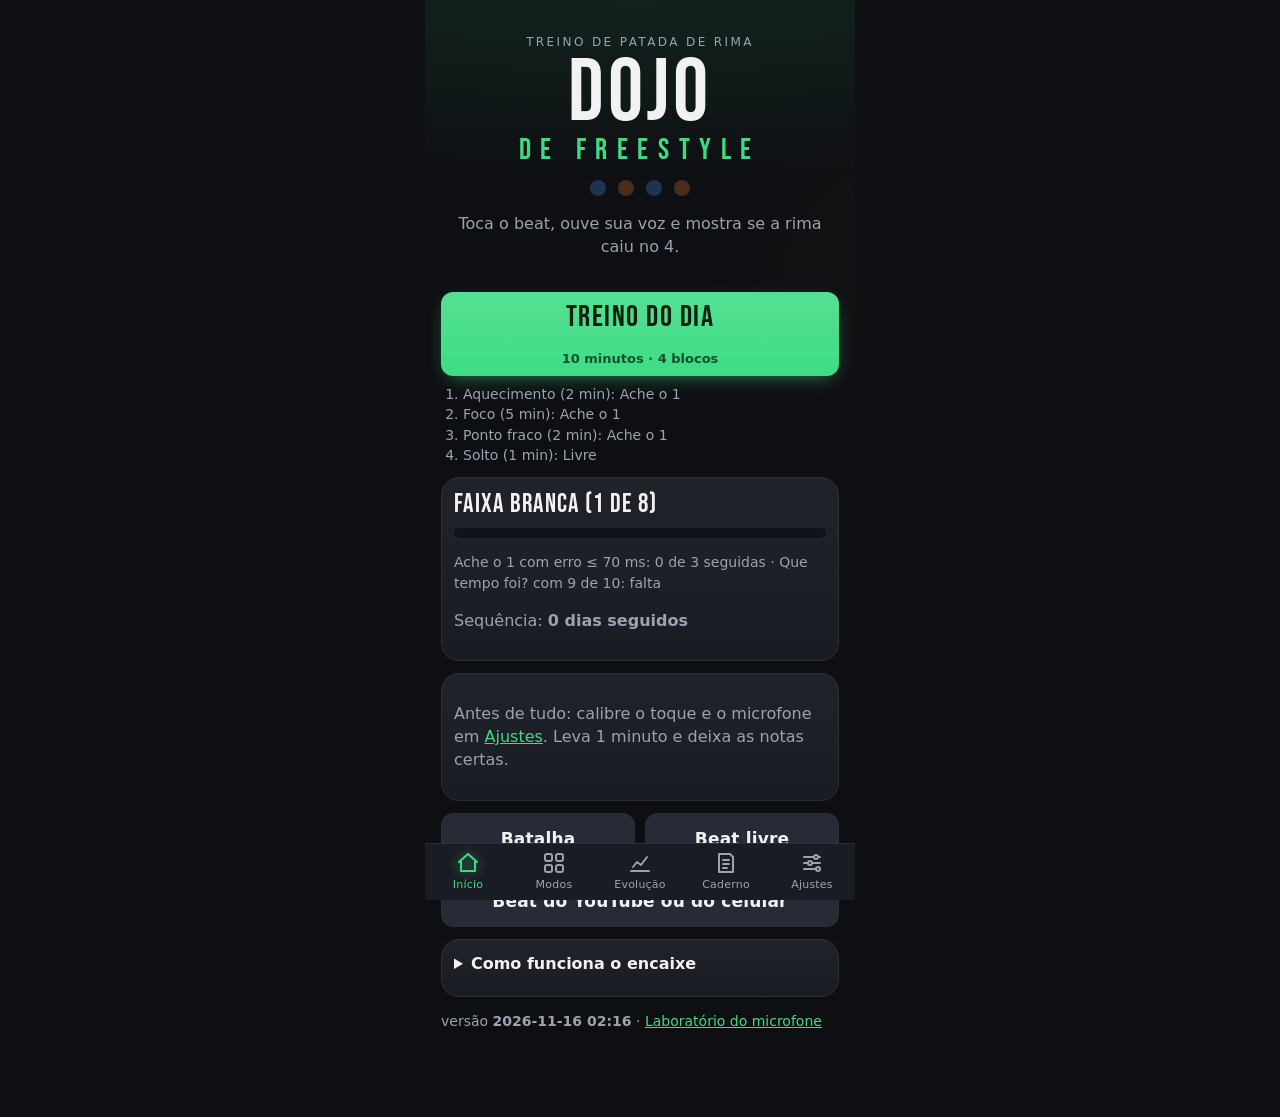
<file: index.html>
<!doctype html>
<html lang="pt-BR">
<head>
  <meta charset="utf-8">
  <meta name="viewport" content="width=device-width, initial-scale=1, viewport-fit=cover">
  <meta name="theme-color" content="#0e0f13">
  <meta name="mobile-web-app-capable" content="yes">
  <link rel="icon" href="data:,">
  <title>Dojo de Freestyle</title>
  <style>
@import url("https://fonts.googleapis.com/css2?family=Bebas+Neue&display=swap");
/* tokens.css — cores, tamanhos e componentes-base do Dojo. PRONTO: o style.css importa este arquivo
   (@import "tokens.css";) e só usa estas variáveis. Não crie cores novas fora daqui. Ver docs/VISUAL.md. */
:root {
  --fundo:#0e0f13; --painel:#1a1c23; --painel-2:#11131a; --linha:#2b2f3a;
  --texto:#f2f2f2; --suave:#9aa3b2;
  --bumbo:#4da3ff; --caixa:#ff8a3d; --voz:#3ddc84; --erro:#ff4d5e; --aviso:#ffd23d;
  --raio:18px; --f-display:"Bebas Neue", Impact, "Oswald", "Arial Narrow", system-ui, sans-serif; --raio-botao:12px; --toque:52px; --espaco:16px;
  --f-tempo:700 48px system-ui; --f-titulo:700 21px system-ui; --f-contador:600 20px system-ui; --f-texto:16px/1.45 system-ui; --f-mono:13px/1.6 ui-monospace,Menlo,monospace;
}
* { box-sizing:border-box; }
html, body { margin:0; background:var(--fundo); color:var(--texto); font:var(--f-texto); font-variant-numeric:tabular-nums; -webkit-tap-highlight-color:transparent; }
body { max-width:430px; margin-inline:auto; padding:var(--espaco) var(--espaco) calc(72px + env(safe-area-inset-bottom)); }
h1 { font:var(--f-titulo); margin:4px 0; }
p, .suave { color:var(--suave); }
.painel { background:var(--painel); border:1px solid var(--linha); border-radius:var(--raio); padding:12px; margin:12px 0; }
.botao { width:100%; min-height:var(--toque); border:0; border-radius:var(--raio-botao); background:var(--voz); color:#06210f; font:700 17px system-ui; }
.botao.sec { background:#262b36; color:var(--texto); }
.botao:disabled { opacity:.45; }
.botao:focus-visible, a:focus-visible, input:focus-visible { outline:2px solid var(--aviso); outline-offset:2px; }
.tempos { display:flex; gap:10px; }
.tempos > i { flex:1; aspect-ratio:1; max-height:76px; border-radius:50%; display:grid; place-items:center; font:700 30px system-ui; font-style:normal; background:var(--painel-2); border:3px solid var(--linha); color:var(--suave); }
.tempos > i.caixa { border-color:var(--caixa); }
.tempos > i.aceso { background:var(--bumbo); color:#06101f; }
.tempos > i.caixa.aceso { background:var(--caixa); }
.faixa-aviso { background:var(--aviso); color:#221a00; font-weight:700; text-align:center; border-radius:10px; padding:8px; }
.rotulo-vez { font:800 34px system-ui; text-align:center; letter-spacing:.04em; }
.rotulo-vez.fala { color:var(--voz); } .rotulo-vez.escuta { color:var(--suave); }
.barra-metrica { height:12px; border-radius:6px; background:var(--painel-2); overflow:hidden; }
.barra-metrica > i { display:block; height:100%; background:var(--voz); }
.nav { position:fixed; inset:auto 0 0 0; display:flex; background:var(--painel); border-top:1px solid var(--linha); padding-bottom:env(safe-area-inset-bottom); }
.nav > a { flex:1; min-height:56px; display:grid; place-items:center; color:var(--suave); text-decoration:none; font-size:12px; }
.nav > a.ativo { color:var(--voz); }
@media (prefers-reduced-motion: reduce) { * { transition:none !important; } }

/* style.css — layout das telas. Cores e componentes-base vêm de tokens.css (ver docs/VISUAL.md). */


section[hidden], [hidden] { display: none !important; }
h2 { font: 700 17px system-ui; margin: 14px 0 8px; }
a { color: var(--voz); }
.pequeno { font-size: 14px; }

.campo { display: grid; gap: 6px; margin: 12px 0; }
.campo > span { color: var(--suave); font-size: 14px; }

select, input[type="number"], input[type="text"], textarea {
  min-height: 48px; width: 100%; padding: 0 12px;
  background: var(--painel-2); color: var(--texto);
  border: 1px solid var(--linha); border-radius: 10px;
  font: 16px system-ui;
}
textarea { padding: 10px 12px; resize: vertical; font: var(--f-texto); }
input[type="range"] { width: 100%; min-height: 48px; accent-color: var(--voz); }
input[type="checkbox"] { width: 26px; height: 26px; accent-color: var(--voz); flex: none; }

.linha { display: flex; align-items: center; justify-content: space-between; gap: 12px; min-height: 52px; }
.botoes { display: grid; gap: 10px; }
.botoes-2 { display: grid; grid-template-columns: 1fr 1fr; gap: 10px; margin: 10px 0; }
.botoes-3 { display: grid; grid-template-columns: 1fr 1fr 1fr; gap: 8px; }
label.botao, a.botao { display: flex; align-items: center; justify-content: center; cursor: pointer; text-decoration: none; box-sizing: border-box; text-align: center; }
.botao { cursor: pointer; }
.botao small { display: block; font-size: 13px; font-weight: 500; opacity: 0.8; margin-top: 2px; }
.botao.grande { min-height: 72px; font-size: 20px; margin-top: 12px; }
.botao.mini { width: auto; min-height: 44px; padding: 0 14px; font-size: 15px; }
.botao.escolhido { outline: 2px solid var(--voz); color: var(--voz); }
.modo-item { display: block; text-align: left; padding: 10px 14px; }

.aviso-texto { color: var(--suave); min-height: 1.4em; margin: 0 0 4px; font-size: 14px; }
.blocos { margin: 8px 0 0; padding-left: 22px; font-size: 14px; }
.ajuda summary { cursor: pointer; font-weight: 700; min-height: 32px; }
.erro-js { background: var(--erro); color: #1a0004; font: var(--f-mono); white-space: pre-wrap; padding: 10px; margin: 0 0 12px; border-radius: 10px; }

/* tela de treino */
.barra-treino { display: flex; align-items: center; gap: 10px; }
.barra-treino h1 { flex: 1; font-size: 19px; }
.contador { font: var(--f-contador); text-align: center; margin: 6px 0 8px; min-height: 1.4em; }
.tempos { margin: 6px 0 8px; }
.bpm { font: var(--f-contador); text-align: center; }
.lienzo { display: block; width: 100%; height: auto; margin: 6px 0; }
.lienzo.curva { aspect-ratio: 360 / 110; }
.lienzo.grade { aspect-ratio: 360 / 80; }
.lienzo.grafico { aspect-ratio: 360 / 150; }
.area-modo { min-height: 96px; }
.rotulo-vez { margin: 4px 0; min-height: 1.2em; }
.modo-texto { text-align: center; color: var(--texto); margin: 4px 0; min-height: 1.4em; }
.palavras { display: flex; flex-wrap: wrap; gap: 8px; justify-content: center; margin: 8px 0; }
.palavra { min-height: 48px; padding: 0 14px; border-radius: 24px; border: 2px solid var(--linha); background: var(--painel-2); color: var(--texto); font: 600 17px system-ui; cursor: pointer; }
.palavra.acesa { border-color: var(--voz); background: var(--voz); color: #06210f; }
.botoes-4 { display: grid; grid-template-columns: repeat(4, 1fr); gap: 8px; margin: 10px 0; }
.botoes-4 .botao { min-height: 72px; font-size: 26px; }
.botao.toque { min-height: 96px; font-size: 22px; margin-top: 10px; touch-action: manipulation; user-select: none; }
.barra-metrica.fina { height: 6px; margin: 8px 0; }
.bpm-linha { display: grid; grid-template-columns: 1fr 1fr 2.4fr 1fr 1fr; gap: 6px; align-items: center; margin: 10px 0; }
.bpm-linha .botao { min-height: var(--toque); font-size: 15px; padding: 0; }
.confirma-linha p { color: var(--texto); margin: 8px 0 0; }
.audio { width: 100%; }
.caderno-texto { margin: 8px 0; }
.rima-texto { color: var(--texto); white-space: pre-wrap; }

/* batalha: a tela inteira na cor de quem está na vez */
html:has(body[data-vez="0"]), body[data-vez="0"] { background: color-mix(in srgb, var(--bumbo) 38%, var(--fundo)); }
html:has(body[data-vez="1"]), body[data-vez="1"] { background: color-mix(in srgb, var(--caixa) 38%, var(--fundo)); }

/* resultado */
.estrelas { font-size: 30px; letter-spacing: 4px; color: var(--aviso); margin: 4px 0; }
.titulo-nota { font: var(--f-contador); margin: 0; color: var(--texto); }
.metrica { margin: 10px 0; }
.metrica-rotulo { display: flex; justify-content: space-between; font-size: 14px; margin-bottom: 4px; }
.frase { color: var(--texto); }
.c-caixa { color: var(--caixa); } .c-bumbo { color: var(--bumbo); } .c-aviso { color: var(--aviso); }

.nav { max-width: 430px; margin-inline: auto; left: 0; right: 0; }

/* ===================== camada visual (v1.1) ===================== */
html { background: var(--fundo); }
body {
  background:
    radial-gradient(120% 50% at 50% -10%, color-mix(in srgb, var(--voz) 14%, transparent), transparent 60%),
    radial-gradient(80% 40% at 110% 30%, color-mix(in srgb, var(--caixa) 8%, transparent), transparent 70%),
    var(--fundo);
  background-attachment: fixed;
}
h1 { font: 400 34px/1 var(--f-display); letter-spacing: .03em; margin: 8px 0 12px; }
h2 { font: 400 22px/1.1 var(--f-display); letter-spacing: .04em; color: var(--texto); }
.painel { border-radius: var(--raio); background: linear-gradient(180deg, color-mix(in srgb, var(--painel) 100%, white 3%), var(--painel)); }

/* botões */
.botao { transition: transform .08s ease, filter .15s ease; letter-spacing: .01em; }
.botao:active { transform: scale(.97); }
.botao:not(.sec) { background: linear-gradient(180deg, color-mix(in srgb, var(--voz) 88%, white), var(--voz)); box-shadow: 0 6px 20px -8px color-mix(in srgb, var(--voz) 70%, transparent); }
.botao.sec { border: 1px solid var(--linha); }
.botao.grande { font: 400 30px/1 var(--f-display); letter-spacing: .05em; min-height: 84px; display: grid; place-items: center; }
.botao.grande small { font: 600 13px system-ui; letter-spacing: 0; opacity: .75; }

/* início */
.hero { text-align: center; padding: 18px 0 6px; }
.hero-sobre { margin: 0; text-transform: uppercase; letter-spacing: .2em; font-size: 12px; }
.logo { font: 400 88px/0.85 var(--f-display); letter-spacing: .04em; margin: 6px 0 0; color: var(--texto); }
.logo span { display: block; font-size: 30px; letter-spacing: .32em; color: var(--voz); margin-top: 6px; }
.hero-tempos { display: flex; justify-content: center; gap: 12px; margin: 16px 0 6px; }
.hero-tempos i { width: 16px; height: 16px; border-radius: 50%; background: var(--bumbo); opacity: .25; animation: pulso 2.6s infinite; }
.hero-tempos i.caixa { background: var(--caixa); }
.hero-tempos i:nth-child(2) { animation-delay: .65s; } .hero-tempos i:nth-child(3) { animation-delay: 1.3s; } .hero-tempos i:nth-child(4) { animation-delay: 1.95s; }
@keyframes pulso { 0%, 20% { opacity: 1; transform: scale(1.35); } 30%, 100% { opacity: .25; transform: scale(1); } }
.faixa-titulo { font: 400 26px/1 var(--f-display); letter-spacing: .05em; margin: 2px 0 10px; color: var(--texto); }
.cartao-faixa .barra-metrica { height: 10px; }

/* modos */
.botao.modo-item { border-left: 4px solid var(--linha); padding: 12px 14px; min-height: 64px; font-size: 18px; }
.modo-item small { margin-top: 4px; }
.modo-item.grupo-ouvido { border-left-color: var(--bumbo); }
.modo-item.grupo-voz { border-left-color: var(--voz); }
.modo-item.grupo-livre { border-left-color: var(--caixa); }

/* treino */
.barra-treino h1 { font-size: 28px; margin: 0; }
.bpm { font: 400 28px/1 var(--f-display); letter-spacing: .04em; color: var(--aviso); }
.contador { font: 400 26px/1 var(--f-display); letter-spacing: .06em; color: var(--suave); }
.tempos > i { font: 400 40px/1 var(--f-display); transition: transform .06s ease-out, box-shadow .12s ease-out; }
.tempos > i.aceso { transform: scale(1.08); box-shadow: 0 0 26px color-mix(in srgb, var(--bumbo) 65%, transparent); }
.tempos > i.caixa.aceso { box-shadow: 0 0 26px color-mix(in srgb, var(--caixa) 65%, transparent); }
.rotulo-vez { font: 400 60px/1 var(--f-display); letter-spacing: .06em; }
.rotulo-vez.fala { text-shadow: 0 0 24px color-mix(in srgb, var(--voz) 45%, transparent); }
.lienzo { border-radius: 12px; }
.status-beat { font: 400 30px/1 var(--f-display); letter-spacing: .04em; text-align: center; color: var(--aviso); margin: 4px 0 8px; }
.palavra { font: 400 24px/1 var(--f-display); letter-spacing: .05em; padding: 0 18px; }
.palavra.acesa { box-shadow: 0 0 18px color-mix(in srgb, var(--voz) 55%, transparent); }

/* resultado */
.nota-grande { font: 400 96px/0.9 var(--f-display); color: var(--texto); }
.titulo-nota small { font: 400 28px var(--f-display); color: var(--suave); letter-spacing: .04em; }
.estrelas { font-size: 36px; }
.frase { border-left: 3px solid var(--aviso); padding-left: 12px; }

/* barra de navegação com ícones */
.nav > a { gap: 2px; font-size: 11px; letter-spacing: .02em; align-content: center; }
.nav svg { width: 24px; height: 24px; fill: none; stroke: currentColor; stroke-width: 2; stroke-linecap: round; stroke-linejoin: round; }
.nav > a.ativo svg { filter: drop-shadow(0 0 6px color-mix(in srgb, var(--voz) 70%, transparent)); }

@media (prefers-reduced-motion: reduce) { .hero-tempos i { animation: none; opacity: .8; } .tempos > i.aceso { transform: none; } }

</style>
</head>
<body>
  <pre id="erro-js" class="erro-js" hidden></pre>
  <script>
    // qualquer erro de JavaScript aparece escrito na tela (para ninguém ficar com tela morta sem saber por quê)
    window.addEventListener('error', function (e) {
      var el = document.getElementById('erro-js');
      if (el) { el.hidden = false; el.textContent += (e.message || 'erro') + '\n'; }
    });
    window.addEventListener('unhandledrejection', function (e) {
      var el = document.getElementById('erro-js');
      if (el) { el.hidden = false; el.textContent += 'promessa recusada: ' + (e.reason && e.reason.message || e.reason) + '\n'; }
    });
  </script>
  <main>

    <section id="inicio" aria-labelledby="t-inicio">
      <header class="hero">
        <p class="hero-sobre suave">treino de patada de rima</p>
        <h1 id="t-inicio" class="logo">DOJO<span>DE FREESTYLE</span></h1>
        <div class="hero-tempos" aria-hidden="true"><i></i><i class="caixa"></i><i></i><i class="caixa"></i></div>
        <p class="suave">Toca o beat, ouve sua voz e mostra se a rima caiu no 4.</p>
      </header>
      <button class="botao grande" id="inicio-dia" type="button">TREINO DO DIA<small>10 minutos · 4 blocos</small></button>
      <ol class="blocos suave" id="inicio-blocos"></ol>
      <div class="painel cartao-faixa">
        <p class="faixa-titulo" id="inicio-faixa">Faixa Branca</p>
        <div class="barra-metrica"><i id="inicio-progresso" style="width:0%"></i></div>
        <p class="suave pequeno" id="inicio-criterio"></p>
        <p>Sequência: <b id="inicio-seq">0 dias</b></p>
      </div>
      <div class="painel" id="inicio-cal">
        <p>Antes de tudo: calibre o toque e o microfone em <a href="#ajustes">Ajustes</a>. Leva 1 minuto e deixa as notas certas.</p>
      </div>
      <div class="botoes-2">
        <button class="botao sec" id="inicio-batalha" type="button">Batalha</button>
        <button class="botao sec" id="inicio-livre" type="button">Beat livre</button>
      </div>
      <button class="botao sec" id="inicio-fora" type="button">Beat do YouTube ou do celular</button>
      <details class="painel ajuda">
        <summary>Como funciona o encaixe</summary>
        <p>Um compasso tem 4 tempos: <b>1 2 3 4</b>. A caixa (laranja) toca no 2 e no 4.</p>
        <p>Sua frase dura 1 compasso, com 5 a 10 sílabas. A sílaba forte da palavra que rima cai no <b>4</b>, junto da segunda caixa.</p>
        <p>Frase + resposta que rima = 2 compassos. O beat muda a cada 4 ou 8 compassos; a virada (chimbal para, caixa rola) avisa.</p>
        <p>A 80 BPM um compasso dura 3,0 s; a 90 BPM, 2,67 s; a 100 BPM, 2,4 s. Trap: use a metade do BPM escrito.</p>
        <p>Modos de voz: use <b>fone de ouvido com fio</b>. No PC, a barra de espaço também vale como toque.</p>
      </details>
      <p class="suave pequeno">versão <b id="versao">2026-11-16 02:16</b> · <a href="#laboratorio">Laboratório do microfone</a></p>
    </section>

    <section id="modos" hidden aria-labelledby="t-modos">
      <h1 id="t-modos">Modos</h1>
      <div class="botoes" id="modos-lista"></div>
    </section>

    <section id="treino" hidden aria-labelledby="tr-titulo">
      <div class="barra-treino">
        <h1 id="tr-titulo"></h1>
        <span id="tr-bpm" class="bpm">80 BPM</span>
        <button class="botao sec mini" id="tr-sair" type="button">Sair</button>
      </div>
      <p id="tr-bloco" class="suave pequeno" hidden></p>
      <p id="tr-contador" class="contador" aria-live="polite">Pronto</p>
      <p id="tr-aviso-muda" class="faixa-aviso" hidden>Muda em 1 compasso</p>
      <p id="tr-pausado" class="faixa-aviso" hidden></p>
      <div class="tempos" id="tr-tempos"></div>
      <canvas id="tr-curva" class="lienzo curva"></canvas>
      <canvas id="tr-grade" class="lienzo grade"></canvas>
      <div class="area-modo">
        <p id="modo-rotulo" class="rotulo-vez"></p>
        <p id="modo-texto" class="modo-texto"></p>
        <div id="modo-palavras" class="palavras"></div>
        <p id="modo-aviso" class="suave pequeno"></p>
        <div class="botoes-4" id="modo-respostas" hidden>
          <button class="botao sec" type="button" data-n="1">1</button>
          <button class="botao sec" type="button" data-n="2">2</button>
          <button class="botao sec" type="button" data-n="3">3</button>
          <button class="botao sec" type="button" data-n="4">4</button>
        </div>
        <button class="botao sec toque" id="modo-toque" type="button" hidden>Toque aqui <small>(no PC: barra de espaço)</small></button>
        <div class="painel" id="modo-confirma" hidden></div>
        <div id="modo-extra" class="botoes"></div>
      </div>
      <div class="barra-metrica fina" id="tr-mic" hidden><i id="tr-mic-nivel" style="width:0%"></i></div>
      <div class="bpm-linha" id="bloco-bpm">
        <button class="botao sec" id="tr-m4" type="button">−4</button>
        <button class="botao sec" id="tr-m1" type="button">−1</button>
        <button class="botao" id="tr-iniciar" type="button">Começar</button>
        <button class="botao sec" id="tr-p1" type="button">+1</button>
        <button class="botao sec" id="tr-p4" type="button">+4</button>
      </div>
      <button class="botao sec" id="tr-pular" type="button" hidden>Pular este bloco</button>
    </section>

    <section id="resultado" hidden aria-labelledby="t-resultado">
      <h1 id="t-resultado">Resultado</h1>
      <div class="painel">
        <p id="res-nome" class="suave"></p>
        <p id="res-estrelas" class="estrelas"></p>
        <p id="res-nota" class="titulo-nota"></p>
        <p id="res-principal"></p>
        <p id="res-avisos" class="faixa-aviso" hidden></p>
      </div>
      <div class="painel" id="res-metricas" hidden></div>
      <div class="painel" id="res-frases" hidden></div>
      <div class="botoes">
        <button class="botao" id="res-proximo" type="button">Próximo modo</button>
        <button class="botao sec" id="res-repetir" type="button">Repetir</button>
      </div>
    </section>

    <section id="evolucao" hidden aria-labelledby="t-evolucao">
      <h1 id="t-evolucao">Evolução</h1>
      <p id="ev-vazio" class="suave">Faça algumas rodadas para ver sua evolução aqui.</p>
      <div class="painel">
        <h2>Nota das últimas 30 rodadas</h2>
        <canvas id="ev-notas" class="lienzo grafico"></canvas>
        <p id="ev-numeros" class="suave pequeno"></p>
      </div>
      <div class="painel" id="ev-voz-caixa" hidden>
        <h2>Modos de voz</h2>
        <canvas id="ev-metricas" class="lienzo grafico"></canvas>
        <p class="pequeno"><span class="c-caixa">fecho</span> · <span class="c-bumbo">grade</span> · <span class="c-aviso">densidade</span> · <span class="suave">respiro</span></p>
      </div>
      <div class="painel">
        <h2>Maior BPM com nota 70 ou mais</h2>
        <ul id="ev-bpm" class="suave"></ul>
      </div>
    </section>

    <section id="caderno" hidden aria-labelledby="t-caderno">
      <h1 id="t-caderno">Caderno</h1>
      <div class="painel">
        <textarea id="cad-novo" class="caderno-texto" rows="3" placeholder="Anote uma rima que valeu a pena"></textarea>
        <button class="botao sec" id="cad-salvar" type="button">Salvar</button>
      </div>
      <p id="cad-vazio" class="suave">Nenhuma rima salva ainda.</p>
      <div id="cad-lista"></div>
    </section>

    <section id="ajustes" hidden aria-labelledby="t-ajustes">
      <h1 id="t-ajustes">Ajustes</h1>

      <div class="painel">
        <h2>Calibração do toque</h2>
        <p id="aj-cal-atual" class="suave"></p>
        <p id="aj-cal-msg" class="aviso-texto" role="status"></p>
        <div class="botoes">
          <button class="botao sec" id="aj-calibrar" type="button">Calibrar toque (12 cliques)</button>
          <button class="botao sec toque" id="aj-cal-area" type="button" hidden>Toque aqui a cada clique</button>
        </div>
      </div>

      <div class="painel">
        <h2>Microfone</h2>
        <p id="aj-mic-atual" class="suave"></p>
        <p id="aj-mic-bt" class="faixa-aviso" hidden>Atraso alto: fone Bluetooth atrasa muito. Prefira fone com fio.</p>
        <p id="aj-mic-msg" class="aviso-texto" role="status"></p>
        <div class="botoes">
          <button class="botao sec" id="aj-eco" type="button">Calibrar por eco (sem fone, volume alto)</button>
          <button class="botao sec" id="aj-calvoz" type="button">Calibrar com a voz (com fone)</button>
          <button class="botao sec" id="aj-piso" type="button">Medir o ruído de fundo de novo</button>
        </div>
        <label class="campo"><span>Entrada de áudio</span>
          <select id="aj-entrada" disabled><option value="">Padrão do aparelho (calibre para listar)</option></select>
        </label>
        <label class="campo"><span>Atraso do microfone em ms (se souber)</span>
          <input type="number" id="aj-micms" min="0" max="600" step="1" inputmode="numeric" placeholder="calibre acima">
        </label>
        <label class="campo"><span>Reconhecimento de palavras</span>
          <select id="aj-modovoz">
            <option value="desligado">Desligado: confirmo as palavras na mão</option>
            <option value="auto">Ligado junto com o microfone</option>
            <option value="exclusivo">Ligado, um de cada vez (se o celular brigar)</option>
          </select>
        </label>
        <p id="aj-modovoz-info" class="suave pequeno"></p>
        <a class="botao sec" href="#laboratorio">Laboratório: ver as sílabas e ajustar a sensibilidade</a>
      </div>

      <div class="painel">
        <h2>Som</h2>
        <label class="campo">
          <span>Estilo do beat</span>
          <select id="aj-estilo">
            <option value="boombap">Boom bap</option>
            <option value="lento">Lento</option>
            <option value="trap">Trap</option>
            <option value="rapido">Rápido</option>
          </select>
        </label>
        <label class="campo">
          <span>Volume do beat: <b id="aj-volBeat-valor">0.80</b></span>
          <input type="range" id="aj-volBeat" min="0" max="1" step="0.05">
        </label>
        <label class="campo">
          <span>Volume do clique (contagem): <b id="aj-volClique-valor">0.60</b></span>
          <input type="range" id="aj-volClique" min="0" max="1" step="0.05">
        </label>
        <label class="campo">
          <span>Travar BPM (vazio = o app ajusta sozinho; 66 a 110)</span>
          <input type="number" id="aj-bpmTravado" min="66" max="110" step="1" inputmode="numeric" placeholder="livre">
        </label>
        <p class="aviso-texto" id="aj-msg" role="status"></p>
        <div class="linha">
          <span>BPM sentido ÷2 (trap)</span>
          <input type="checkbox" id="aj-bpmSentido">
        </div>
        <div class="linha">
          <span>Vibração no tempo 1</span>
          <input type="checkbox" id="aj-vibrar">
        </div>
      </div>

      <div class="painel">
        <h2>Dados</h2>
        <div class="botoes">
          <button class="botao sec" id="aj-exportar" type="button">Exportar dados (.json)</button>
          <label class="botao sec" for="aj-arquivo">Importar dados (.json)</label>
          <input type="file" id="aj-arquivo" accept=".json,application/json" hidden>
        </div>
      </div>

      <div class="painel" id="aj-confirma" hidden>
        <h2>Importar</h2>
        <p id="aj-confirma-resumo" class="suave"></p>
        <div class="botoes">
          <button class="botao" id="aj-confirmar" type="button">Substituir tudo</button>
          <button class="botao sec" id="aj-cancelar" type="button">Cancelar</button>
        </div>
      </div>
    </section>

    <section id="laboratorio" hidden aria-labelledby="t-laboratorio">
      <h1 id="t-laboratorio">Laboratório</h1>
      <p class="suave">Com fone. Fale "tá" e confira: um traço verde para cada sílaba, nenhum no silêncio.</p>
      <button class="botao" id="lab-ligar" type="button">Ligar o microfone</button>
      <div class="barra-metrica fina"><i id="lab-nivel" style="width:0%"></i></div>
      <canvas id="lab-grafico" class="lienzo grafico"></canvas>
      <p class="contador">Sílabas: <b id="lab-contador">0</b></p>
      <p id="lab-msg" class="aviso-texto" role="status"></p>
      <label class="campo"><span>Sensibilidade (menor pega mais sílabas): <b id="lab-sens-v">5</b> dB</span>
        <input type="range" id="lab-sens" min="3" max="8" step="0.5">
      </label>
      <div class="botoes-2">
        <button class="botao sec" id="lab-8tas" type="button">Dizer 8 tás e contar</button>
        <button class="botao sec" id="lab-zerar" type="button">Zerar</button>
      </div>
    </section>

  </main>

  <nav class="nav" aria-label="Principal">
    <a href="#inicio"><svg viewBox="0 0 24 24" aria-hidden="true"><path d="M3 11l9-8 9 8"/><path d="M5 10v10h14V10"/></svg>Início</a>
    <a href="#modos"><svg viewBox="0 0 24 24" aria-hidden="true"><rect x="3" y="3" width="7" height="7" rx="2"/><rect x="14" y="3" width="7" height="7" rx="2"/><rect x="3" y="14" width="7" height="7" rx="2"/><rect x="14" y="14" width="7" height="7" rx="2"/></svg>Modos</a>
    <a href="#evolucao"><svg viewBox="0 0 24 24" aria-hidden="true"><path d="M3 20h18"/><path d="M5 16l4-5 4 3 6-8"/></svg>Evolução</a>
    <a href="#caderno"><svg viewBox="0 0 24 24" aria-hidden="true"><path d="M5 3h11l3 3v15H5z"/><path d="M9 9h6M9 13h6M9 17h4"/></svg>Caderno</a>
    <a href="#ajustes"><svg viewBox="0 0 24 24" aria-hidden="true"><path d="M4 6h10M18 6h2M4 12h4M12 12h8M4 18h12"/><circle cx="16" cy="6" r="2"/><circle cx="10" cy="12" r="2"/><circle cx="18" cy="18" r="2"/></svg>Ajustes</a>
  </nav>

  <script>
window.__DOJO_WORKLET_SRC__ = "(function () {\n'use strict';\nconst __f = {\n\"mic/worklets.js\": function (__r) {\n// worklets.js — carrega os dois processadores de uma vez (um addModule só):\n// o detector de sílabas e o gravador de amostras.\n__r(\"mic/onset-worklet.js\");\n__r(\"mic/pcm-worklet.js\");\n\nreturn {  };\n},\n\"mic/onset-worklet.js\": function (__r) {\n// onset-worklet.js — AudioWorkletProcessor que roda o detector na thread de áudio.\n// Carregar com: await ctx.audioWorklet.addModule('js/mic/onset-worklet.js')\n//\n// IMPORTANTE: o nó precisa estar ligado até o destination (passando por um GainNode com\n// gain 0), senão alguns navegadores deixam de chamar process(). Ver captura.js.\nconst { DetectorOnset } = __r(\"mic/onset-core.js\");\n\nclass DetectorOnsetProcessor extends AudioWorkletProcessor {\n  constructor(opcoes) {\n    super();\n    this.det = new DetectorOnset({ ...(opcoes.processorOptions ?? {}), sampleRate }); // `sampleRate` é global do worklet\n    this.contador = 0;\n    this.port.onmessage = (e) => { if (e.data?.tipo === 'configurar') this.det.configurar(e.data.valores); };\n  }\n\n  process(entradas) {\n    const x = entradas[0]?.[0];\n    if (!x) return true;\n    const r = this.det.processar(x, currentTime); // `currentTime` = relógio do AudioContext, o mesmo do beat\n    if (r.onset) this.port.postMessage({ tipo: 'onset', tempo: r.onset.tempo, forca: r.onset.forca });\n    if (++this.contador % 8 === 0) this.port.postMessage({ tipo: 'nivel', valor: r.nivel });\n    return true;\n  }\n}\n\nregisterProcessor('detector-onset', DetectorOnsetProcessor);\n\nreturn {  };\n},\n\"mic/pcm-worklet.js\": function (__r) {\n// pcm-worklet.js — grava as amostras do microfone com o instante exato (relógio do AudioContext).\n// Manda pedaços de 1024 amostras: { tipo:'pcm', tempo (início do pedaço), amostras }.\n// Só grava enquanto estiver ligado ({ tipo:'gravar', ligado:true }).\nclass GravadorPcm extends AudioWorkletProcessor {\n  constructor() {\n    super();\n    this.ligado = false;\n    this.buf = new Float32Array(1024);\n    this.n = 0;\n    this.t0 = 0;\n    this.port.onmessage = (e) => { if (e.data?.tipo === 'gravar') { this.ligado = e.data.ligado; this.n = 0; } };\n  }\n\n  process(entradas) {\n    const x = entradas[0]?.[0];\n    if (!x || !this.ligado) return true;\n    for (let i = 0; i < x.length; i++) {\n      if (this.n === 0) this.t0 = currentTime + i / sampleRate;\n      this.buf[this.n++] = x[i];\n      if (this.n === this.buf.length) {\n        this.port.postMessage({ tipo: 'pcm', tempo: this.t0, amostras: this.buf.slice() });\n        this.n = 0;\n      }\n    }\n    return true;\n  }\n}\n\nregisterProcessor('gravador-pcm', GravadorPcm);\n\nreturn {  };\n},\n\"mic/onset-core.js\": function (__r) {\n// onset-core.js — detector de início de sílaba. PURO: processa blocos de amostras (Float32Array)\n// e diz quando começou uma sílaba. Roda dentro do AudioWorklet (onset-worklet.js) e no Node (testes).\n//\n// Ideia: uma sílaba nova é uma SUBIDA rápida de volume (em dB), não um volume alto. Comparar com\n// uma média lenta (versão v1 do plano) perdia 58% das sílabas na fala rápida; medir a subida\n// numa janela de 30 ms acerta ≥ 98% na fala normal, sem falsos positivos (testes/onset.test.mjs).\nconst { CONFIG } = __r(\"config.js\");\n\nclass DetectorOnset {\n  // opc: qualquer campo de CONFIG.onset, mais sampleRate (padrão 48000) e blocoAmostras (padrão 128)\n  constructor(opc = {}) {\n    this.sampleRate = opc.sampleRate ?? 48000;\n    this.bloco = opc.blocoAmostras ?? 128;\n    this.configurar({ ...CONFIG.onset, ...opc });\n    this.reiniciar();\n  }\n\n  configurar(c) {\n    for (const k of ['piso', 'alphaRapido', 'janelaS', 'subidaDb', 'quedaDb', 'refratarioS']) if (c[k] !== undefined) this[k] = c[k];\n    const m = Math.max(2, Math.round((this.janelaS * this.sampleRate) / this.bloco));\n    if (m !== this.M) { this.M = m; this.hist = new Array(m).fill(-120); this.k = 0; }\n  }\n\n  reiniciar() {\n    this.rapido = 0;\n    this.M = undefined; this.configurar({});\n    this.ultimo = -Infinity; this.armado = true; this.pico = -120;\n  }\n\n  // amostras: Float32Array de 1 bloco. tempo: instante (segundos) do INÍCIO do bloco.\n  // Devolve { onset: {tempo, forca} | null, nivel: volume suavizado }.\n  processar(amostras, tempo) {\n    let soma = 0;\n    for (let i = 0; i < amostras.length; i++) soma += amostras[i] * amostras[i];\n    const rms = Math.sqrt(soma / amostras.length);\n    this.rapido += (rms - this.rapido) * this.alphaRapido;\n    const db = 20 * Math.log10(this.rapido + 1e-6);\n    this.hist[this.k++ % this.M] = db;\n    let base = Infinity;\n    for (let i = 0; i < this.M; i++) if (this.hist[i] < base) base = this.hist[i];\n\n    let onset = null;\n    if (this.armado) {\n      if (this.rapido > this.piso && db - base >= this.subidaDb && tempo - this.ultimo > this.refratarioS) {\n        onset = { tempo, forca: this.rapido };\n        this.ultimo = tempo; this.armado = false; this.pico = db;\n      }\n    } else {\n      if (db > this.pico) this.pico = db;\n      if (db < this.pico - this.quedaDb) this.armado = true; // o volume já caiu: pronto para a próxima sílaba\n    }\n    return { onset, nivel: this.rapido };\n  }\n}\n\n// Piso de volume a partir do ruído de fundo medido em ~1 s de silêncio (média do `nivel`).\nfunction pisoParaRuido(rmsRuido) {\n  const { ruidoFator, pisoMin, pisoMax } = CONFIG.onset;\n  return Math.min(pisoMax, Math.max(pisoMin, rmsRuido * ruidoFator));\n}\n\nreturn { get DetectorOnset() { return DetectorOnset; }, get pisoParaRuido() { return pisoParaRuido; } };\n},\n\"config.js\": function (__r) {\n// config.js — TODOS os números ajustáveis do app ficam aqui. Nenhum outro arquivo\n// deve ter limiar, peso ou tempo \"solto\" no código. Para ajustar o app depois de\n// testar com voz real, só se muda este arquivo.\n\nconst CONFIG = {\n  PASSOS: 16, // passos por compasso (semicolcheias). Passos 0, 4, 8 e 12 = tempos 1, 2, 3 e 4.\n\n  agendador: {\n    intervaloMs: 25,   // de quanto em quanto tempo o relógio acorda\n    antecedenciaS: 0.12, // quanto à frente ele agenda os sons\n    inicioFolgaS: 0.15,  // folga entre apertar \"começar\" e o primeiro passo\n  },\n\n  // Detector de início de sílaba (mic/onset-core.js). Valores validados só com fala\n  // sintética: AJUSTAR com voz real na tela Laboratório.\n  onset: {\n    piso: 0.015,       // volume mínimo (RMS 0..1). A calibração troca por 3x o ruído de fundo.\n    pisoMin: 0.008,\n    pisoMax: 0.05,\n    ruidoFator: 3,\n    alphaRapido: 0.35, // suavização do envelope rápido (por bloco de 128 amostras)\n    janelaS: 0.03,     // janela para medir a subida\n    subidaDb: 5,       // subida mínima em dB dentro da janela para contar uma sílaba\n    quedaDb: 3,        // queda em dB desde o pico para \"rearmar\" o detector\n    refratarioS: 0.09, // tempo mínimo entre duas sílabas (limita a ~11 sílabas por segundo)\n  },\n\n  pontuacao: {\n    pesos: { fecho: 0.35, grade: 0.40, densidade: 0.10, respiro: 0.15 }, // calibrados por simulação (testes/pontuacao.test.mjs): aleatório fica < 50, bom > 85\n    fecho: {\n      ultimas: 2,        // sem saber a palavra, só os 2 últimos sons podem ser \"a rima\" (oxítona ou paroxítona, ~95% das palavras)\n      cravouPassos: 0.5, // até 0,5 passo do tempo 4 = 100 pontos\n      pertoPassos: 1.0,  // até 1 passo = ptsPerto\n      ptsPerto: 60,\n    },\n    grade: {\n      oitavas:       { tol: 0.4,  acaso: 0.4 }, // cai perto de um passo par; 40% é o que o acaso daria\n      semicolcheias: { tol: 0.25, acaso: 0.5 }, // cai perto de qualquer passo; 50% é o acaso\n      otimo: 0.85,       // fração de acertos que vale 100 pontos\n    },\n    densidade: { faixaIdeal: [5, 10], faixaAvancada: [6, 12], penalidadePorSilaba: 15 },\n    respiro: { gapCheio: 1.5, gapZero: 0.5 }, // passos livres no fim do compasso\n    estrelas: [85, 65, 40], // 3, 2 e 1 estrela\n    toque: { acertoMs: 70, quaseMs: 130 },\n  },\n\n  feedback: {\n    foraTempoFecho: 0.5,  // fração de compassos com fecho 0 que dispara a dica de rima\n    ultimoTarde: 14.5,    // último som depois disso = rima tarde\n    ultimoCedo: 11.5,     // último som antes disso = rima cedo\n    viesMs: 60,           // adiantado/atrasado médio acima disso gera dica\n    viesCalibracaoMs: 120, // 3 rodadas seguidas acima disso = recalibrar\n    respiroBaixo: 50,\n    notaBoa: 85,\n  },\n\n  treino: {\n    bpmInicial: 80, bpmMin: 66, bpmMax: 110, passoBpm: 4,\n    notaSobe: 85, notaDesce: 50,\n    aquecimentoMenosBpm: 8, // aquecimento do treino do dia: 8 BPM abaixo\n    blocosMin: [2, 5, 2, 1], // aquecimento, foco, ponto fraco, solto (minutos)\n  },\n\n  // Microfone (mic/captura.js e mic/calibracao.js, seção 4 da spec)\n  microfone: {\n    silencioPisoS: 1.0,     // silêncio medido para achar o piso\n    ruidoAlto: 0.02,        // acima disso: \"ambiente barulhento\"\n    eco: { cliques: 10, intervaloS: 0.9, janelaAntesS: 0.02, janelaDepoisS: 0.5, minOuvidos: 4, desvioMaxMs: 25 },\n    bluetoothMs: 250,       // micMs acima disso: aviso de fone Bluetooth\n  },\n\n  // Regras dos modos de voz (seção 7.2)\n  modosVoz: {\n    pegaFala: 2, pegaCiclos: 4,          // modo 6: fala 2, escuta 2, 4 ciclos\n    rimaNo4Compassos: 8,                 // modo 5\n    alvoCiclos: 2, alvoDicaPontos: 20,   // modo 7\n    quatroCiclos: 2,                     // modo 8\n    notaNaoRimou: 39,                    // modo 7: nota máxima quando a rima não passou\n    corVerde: 0.25, corAmarela: 0.5,     // cor do traço da voz: distância ao pulso (passos)\n  },\n};\n\nreturn { get CONFIG() { return CONFIG; } };\n}\n};\nconst __c = {};\nfunction __r(id) { if (!(id in __c)) { if (!__f[id]) throw new Error('módulo não encontrado: ' + id); __c[id] = __f[id](__r); } return __c[id]; }\n__r(\"mic/worklets.js\");\n})();\n";
</script>
<script>
(function () {
'use strict';
const __f = {
"main.js": function (__r) {
// main.js — ponto de entrada: liga as telas. Cada parte é ligada separadamente: se uma falhar,
// o erro aparece na tela e as outras continuam.
const { iniciarTelas } = __r("ui/telas.js");
const { iniciarAjustes } = __r("ui/ajustes.js");
const { iniciarCalibracaoUi } = __r("ui/calibrar.js");
const { iniciarTreino, abrirModo } = __r("ui/treino.js");
const { iniciarModosUi } = __r("ui/modos.js");
const { iniciarFluxo, comecarTreinoDoDia, cancelarDia } = __r("ui/dia.js");
const { iniciarInicio } = __r("ui/inicio.js");
const { iniciarEvolucao } = __r("ui/evolucao.js");
const { iniciarCaderno } = __r("ui/caderno.js");
const { iniciarLaboratorio } = __r("ui/laboratorio.js");

function mostrarErro(texto) {
  const el = document.getElementById('erro-js');
  if (!el) return;
  el.hidden = false;
  el.textContent += `${texto}\n`;
}

function seguro(nome, fn) {
  try { fn(); } catch (e) { mostrarErro(`${nome}: ${e.message}`); }
}

const abrir = (id) => { cancelarDia(); abrirModo(id); };

seguro('ajustes', iniciarAjustes);
seguro('calibração', iniciarCalibracaoUi);
seguro('treino', iniciarTreino);
seguro('resultado', iniciarFluxo);
seguro('modos', () => iniciarModosUi(abrir));
seguro('início', () => iniciarInicio({ treinoDoDia: comecarTreinoDoDia, abrir }));
seguro('evolução', iniciarEvolucao);
seguro('caderno', iniciarCaderno);
seguro('laboratório', iniciarLaboratorio);
seguro('telas', iniciarTelas); // por último, mas sempre roda: o menu precisa funcionar

return {  };
},
"ui/telas.js": function (__r) {
// telas.js — troca entre as telas pelo hash (#inicio, #modos...). O botão voltar do celular
// funciona porque cada troca é uma entrada no histórico do navegador.
const TELAS = ['inicio', 'modos', 'treino', 'resultado', 'evolucao', 'caderno', 'ajustes', 'laboratorio'];
const TELA_PADRAO = 'inicio';

const aoEntrarMap = new Map();

// fn() roda toda vez que a tela `nome` aparece (útil para ligar/desligar o que a tela usa).
function aoEntrar(nome, fn) {
  aoEntrarMap.set(nome, fn);
}

function telaAtual() {
  const nome = location.hash.slice(1);
  return TELAS.includes(nome) ? nome : TELA_PADRAO;
}

function mostrar() {
  const nome = location.hash.slice(1);
  if (!TELAS.includes(nome)) history.replaceState(null, '', '#' + TELA_PADRAO);
  const alvo = telaAtual();
  for (const sec of document.querySelectorAll('main > section')) sec.hidden = sec.id !== alvo;
  for (const a of document.querySelectorAll('.nav > a')) a.classList.toggle('ativo', a.getAttribute('href') === '#' + alvo);
  window.scrollTo(0, 0);
  aoEntrarMap.get(alvo)?.();
}

// Vai para a tela `nome`. Se já estiver nela, só redesenha.
function ir(nome) {
  if (location.hash === '#' + nome) mostrar();
  else location.hash = nome;
}

function iniciarTelas() {
  window.addEventListener('hashchange', mostrar);
  mostrar();
}

return { get TELAS() { return TELAS; }, get aoEntrar() { return aoEntrar; }, get telaAtual() { return telaAtual; }, get ir() { return ir; }, get iniciarTelas() { return iniciarTelas; } };
},
"ui/ajustes.js": function (__r) {
// ajustes.js — tela Ajustes (Fase 0): estilo, volumes, BPM travado, BPM sentido ÷2, vibração,
// exportar e importar. Cada mudança é gravada na hora.
const { CONFIG } = __r("config.js");
const { exportar, importar } = __r("dados/armazenamento.js");
const { estado, alterarEstado, substituirEstado } = __r("dados/estado.js");

const $ = (id) => document.getElementById(id);
let dadosPendentes = null; // importação aguardando confirmação

function mostrarValores() {
  const a = estado().ajustes;
  $('aj-estilo').value = a.estilo;
  $('aj-volBeat').value = a.volBeat;
  $('aj-volBeat-valor').textContent = Number(a.volBeat).toFixed(2);
  $('aj-volClique').value = a.volClique;
  $('aj-volClique-valor').textContent = Number(a.volClique).toFixed(2);
  $('aj-bpmTravado').value = a.bpmTravado ?? '';
  $('aj-bpmSentido').checked = !!a.bpmSentidoMetade;
  $('aj-vibrar').checked = !!a.vibrar;
}

function mensagem(texto) {
  $('aj-msg').textContent = texto;
}

// Volume: número entre 0 e 1 (o slider já garante; aqui só converte).
function ligarVolume(id, campo) {
  $(id).addEventListener('input', () => {
    const v = Number($(id).value);
    alterarEstado((d) => { d.ajustes[campo] = v; });
    $(id + '-valor').textContent = v.toFixed(2);
  });
}

function ligarBpmTravado() {
  $('aj-bpmTravado').addEventListener('change', () => {
    const txt = $('aj-bpmTravado').value.trim();
    if (txt === '') {
      alterarEstado((d) => { d.ajustes.bpmTravado = null; });
      mensagem('BPM livre');
      return;
    }
    const n = Math.round(Number(txt));
    const { bpmMin, bpmMax } = CONFIG.treino;
    if (!Number.isFinite(n) || n < bpmMin || n > bpmMax) {
      mensagem(`Use um número entre ${bpmMin} e ${bpmMax}, ou deixe vazio.`);
      $('aj-bpmTravado').value = estado().ajustes.bpmTravado ?? '';
      return;
    }
    alterarEstado((d) => { d.ajustes.bpmTravado = n; });
    $('aj-bpmTravado').value = n;
    mensagem(`BPM travado em ${n} BPM`);
  });
}

function exportarArquivo() {
  const texto = exportar(estado());
  const url = URL.createObjectURL(new Blob([texto], { type: 'application/json' }));
  const a = document.createElement('a');
  a.href = url;
  a.download = `dojo-freestyle-${new Date().toISOString().slice(0, 10)}.json`;
  a.click();
  setTimeout(() => URL.revokeObjectURL(url), 1000);
}

async function escolherArquivo(arquivo) {
  if (!arquivo) return;
  const r = importar(await arquivo.text());
  if (!r.ok) {
    dadosPendentes = null;
    $('aj-confirma').hidden = true;
    mensagem(`Importação cancelada: ${r.erro}.`);
    return;
  }
  dadosPendentes = r.dados;
  const n = r.dados.historico.length;
  $('aj-confirma-resumo').textContent =
    `Arquivo com ${n} rodada${n === 1 ? '' : 's'} no histórico e faixa ${r.dados.faixa}. ` +
    'Os dados atuais serão substituídos.';
  $('aj-confirma').hidden = false;
}

function ligarImportacao() {
  $('aj-arquivo').addEventListener('change', (e) => {
    escolherArquivo(e.target.files[0]);
    e.target.value = ''; // permite escolher o mesmo arquivo de novo
  });
  $('aj-confirmar').addEventListener('click', () => {
    if (!dadosPendentes) return;
    substituirEstado(dadosPendentes);
    dadosPendentes = null;
    $('aj-confirma').hidden = true;
    mostrarValores();
    mensagem('Dados importados.');
  });
  $('aj-cancelar').addEventListener('click', () => {
    dadosPendentes = null;
    $('aj-confirma').hidden = true;
    mensagem('Importação cancelada.');
  });
}

function iniciarAjustes() {
  mostrarValores();
  $('aj-estilo').addEventListener('change', (e) => {
    alterarEstado((d) => { d.ajustes.estilo = e.target.value; });
  });
  ligarVolume('aj-volBeat', 'volBeat');
  ligarVolume('aj-volClique', 'volClique');
  ligarBpmTravado();
  $('aj-bpmSentido').addEventListener('change', (e) => {
    alterarEstado((d) => { d.ajustes.bpmSentidoMetade = e.target.checked; });
  });
  $('aj-vibrar').addEventListener('change', (e) => {
    alterarEstado((d) => { d.ajustes.vibrar = e.target.checked; });
  });
  $('aj-exportar').addEventListener('click', exportarArquivo);
  ligarImportacao();
}

return { get iniciarAjustes() { return iniciarAjustes; } };
},
"ui/calibrar.js": function (__r) {
// calibrar.js — calibrações nos Ajustes (spec 4.4): toque (12 cliques), microfone por eco
// (principal), microfone pela voz (reserva), entrada de áudio, ruído de fundo e modo de voz.
const { CONFIG } = __r("config.js");
const { calibrarToque, calibrarEco, calibrarVoz, calibrarPiso } = __r("mic/calibracao.js");
const { estado, alterarEstado } = __r("dados/estado.js");
const { garantirSessao } = __r("ui/sessao.js");
const { obterMic, micAtual, reconhecimentoExiste } = __r("ui/mic-ui.js");
const { el } = __r("ui/dom.js");

const $ = (id) => document.getElementById(id);
const hoje = () => new Date().toISOString().slice(0, 10);

function mostrarAtual() {
  const c = estado().calibracao;
  $('aj-cal-atual').textContent = c.toqueMs ? `Atraso do toque: ${c.toqueMs} ms` : 'Toque ainda não calibrado.';
  $('aj-micms').value = c.micMs || '';
  $('aj-mic-atual').textContent = c.micMs
    ? `Atraso do microfone: ${c.micMs} ms (${c.metodo === 'voz' ? 'pela voz' : c.metodo === 'manual' ? 'digitado' : 'por eco'}, ${c.data || 'sem data'})`
    : 'Microfone ainda não calibrado.';
  $('aj-mic-bt').hidden = !(c.micMs > CONFIG.microfone.bluetoothMs);
}

function msgMic(t) { $('aj-mic-msg').textContent = t; }

async function ligarMic() {
  const s = garantirSessao();
  const cap = await obterMic(s.ctx, msgMic);
  const entradas = await cap.listarEntradas();
  const atual = estado().ajustes.entradaId ?? '';
  $('aj-entrada').replaceChildren(el('option', { value: '', textContent: 'Padrão do aparelho' }),
    ...entradas.map((e) => el('option', { value: e.id, textContent: e.nome, selected: e.id === atual })));
  $('aj-entrada').disabled = false;
  return { s, cap };
}

// Eco 3 vezes seguidas; usa a medição do meio (uma medição sozinha pode variar ~50 ms no Android).
async function ecoTresVezes(ctx, cap) {
  const medidas = [];
  let ultimo = null;
  for (let i = 1; i <= 3; i++) {
    msgMic(`Medição ${i} de 3: silêncio, sem fone, volume alto, celular parado…`);
    ultimo = await calibrarEco(ctx, cap);
    if (ultimo.ok) medidas.push(ultimo.micMs);
  }
  if (medidas.length < 2) return ultimo.ok ? { ...ultimo, ok: false, motivo: 'só uma medição valeu: repita' } : ultimo;
  const ord = [...medidas].sort((a, b) => a - b);
  const micMs = ord[Math.floor((ord.length - 1) / 2)];
  const espalhado = ord[ord.length - 1] - ord[0];
  return { ok: true, micMs, desvioMs: Math.round(espalhado / 2), ouvidos: `${medidas.length} de 3 medições: ${medidas.join(', ')} ms` };
}

// Roda uma calibração de microfone (eco ou voz) com mensagens e grava o resultado.
async function calibrarMic(metodo) {
  const botoes = [$('aj-eco'), $('aj-calvoz')];
  botoes.forEach((b) => { b.disabled = true; });
  try {
    const { s, cap } = await ligarMic();
    if (metodo !== 'eco') msgMic('Fale "pá" em cima de cada clique (12 cliques).');
    const r = metodo === 'eco' ? await ecoTresVezes(s.ctx, cap) : await calibrarVoz(s.ctx, s.bateria, cap);
    s.bateria.definirVolumeClique(estado().ajustes.volClique);
    if (r.ok) {
      alterarEstado((d) => { d.calibracao = { ...d.calibracao, micMs: r.micMs, metodo, data: hoje() }; });
      msgMic(`Calibrado: ${r.micMs} ms (variação ${r.desvioMs} ms, ouviu ${r.ouvidos}).`);
    } else msgMic(`Não valeu: ${r.motivo}.`);
  } catch (e) { msgMic(`Não deu: ${e.message}`); }
  botoes.forEach((b) => { b.disabled = false; });
  mostrarAtual();
}

function iniciarCalibracaoUi() {
  mostrarAtual();

  $('aj-calibrar').addEventListener('click', async () => {
    const s = garantirSessao(); // primeiro toque: libera o áudio
    $('aj-cal-msg').textContent = 'Ouça os cliques e toque na área grande a cada um.';
    $('aj-calibrar').disabled = true;
    $('aj-cal-area').hidden = false;
    const r = await calibrarToque(s.ctx, s.bateria, $('aj-cal-area'), 1);
    $('aj-cal-area').hidden = true;
    $('aj-calibrar').disabled = false;
    s.bateria.definirVolumeClique(estado().ajustes.volClique);
    if (r.ok) {
      alterarEstado((d) => { d.calibracao = { ...d.calibracao, toqueMs: r.toqueMs, data: hoje() }; });
      $('aj-cal-msg').textContent = `Calibrado: ${r.toqueMs} ms (variação ${r.desvioMs} ms, ${r.pares} toques).`;
    } else $('aj-cal-msg').textContent = `Não valeu: ${r.motivo}. Tente de novo.`;
    mostrarAtual();
  });

  $('aj-eco').addEventListener('click', () => calibrarMic('eco'));
  $('aj-calvoz').addEventListener('click', () => calibrarMic('voz'));
  $('aj-piso').addEventListener('click', async () => {
    try {
      const { s, cap } = await ligarMic();
      msgMic('Silêncio por 1 segundo…');
      const r = await calibrarPiso(s.ctx, cap);
      alterarEstado((d) => { d.ajustes.pisoMic = r.piso; });
      msgMic(`Ruído ${r.ruido.toFixed(4)} → piso ${r.piso.toFixed(4)}${r.barulhento ? ' · ambiente barulhento' : ''}.`);
    } catch (e) { msgMic(`Não deu: ${e.message}`); }
  });
  $('aj-entrada').addEventListener('change', async () => {
    const id = $('aj-entrada').value || null;
    alterarEstado((d) => { d.ajustes.entradaId = id; d.ajustes.pisoMic = null; });
    try { await micAtual()?.ligar(id ?? undefined); msgMic('Entrada trocada. Calibre de novo.'); } catch (e) { msgMic(`Não deu: ${e.message}`); }
  });
  $('aj-micms').addEventListener('change', () => {
    const v = Math.round(Number($('aj-micms').value));
    if (!Number.isFinite(v) || v < 0 || v > 600) { msgMic('Use um número de 0 a 600 ms.'); return; }
    alterarEstado((d) => { d.calibracao = { ...d.calibracao, micMs: v, metodo: 'manual', data: hoje() }; });
    mostrarAtual();
  });

  $('aj-modovoz').value = estado().ajustes.modoVoz;
  $('aj-modovoz-info').textContent = reconhecimentoExiste() ? '' : 'Este navegador não tem reconhecimento de fala: a conferência é manual.';
  $('aj-modovoz').addEventListener('change', (e) => alterarEstado((d) => { d.ajustes.modoVoz = e.target.value; }));

  // fone trocado: pede nova calibração
  navigator.mediaDevices?.addEventListener?.('devicechange', () => msgMic('Um fone ou microfone foi trocado. Calibre o microfone de novo.'));
}

return { get iniciarCalibracaoUi() { return iniciarCalibracaoUi; } };
},
"ui/treino.js": function (__r) {
// treino.js — a tela de treino, igual para todos os modos (spec 9.2). Monta o contexto que cada
// modo recebe, liga microfone e reconhecimento quando o modo pede, e guarda a rodada no fim.
// O AudioContext só nasce dentro do toque em Começar.
const { CONFIG } = __r("config.js");
const { estado, alterarEstado, substituirEstado } = __r("dados/estado.js");
const { registrarRodada, bpmDoModo } = __r("treino/treinador.js");
const { filtrarRebote } = __r("mic/calibracao.js");
const { MODOS } = __r("treino/modos/catalogo.js");
const { garantirSessao, sessaoAtual } = __r("ui/sessao.js");
const { criarCirculos } = __r("ui/circulos.js");
const { criarGrade } = __r("ui/grade.js");
const { criarCurva } = __r("ui/curva.js");
const { criarArea } = __r("ui/treino-area.js");
const { criarVisual } = __r("ui/treino-visual.js");
const { obterMic, obterReconhecimento } = __r("ui/mic-ui.js");
const { mostrarResultado } = __r("ui/resultado.js");
const { aoEntrar, ir, telaAtual } = __r("ui/telas.js");

const $ = (id) => document.getElementById(id);
const { bpmMin, bpmMax, passoBpm } = CONFIG.treino;
const hoje = () => new Date().toISOString().slice(0, 10);
const limitar = (b) => Math.min(bpmMax, Math.max(bpmMin, b));

let circulos, grade, curva, area, visual = null;
let modoId = 'pega-o-beat', opcoes = {}, bpmLocal = null;
let rodando = false, iniciando = false, c = null, rec = null, trava = null;

const modoAtual = () => MODOS[modoId];
const bpmAtual = () => bpmLocal ?? opcoes.bpm ?? bpmDoModo(estado(), modoId);

function avisar(t) { const e = $('tr-pausado'); e.hidden = !t; e.textContent = t || ''; }
function mostrarBpm() { $('tr-bpm').textContent = `${+(c?.bpm ?? bpmAtual()).toFixed(1)} BPM`; }

function garantir() {
  const s = garantirSessao();
  if (!visual) visual = criarVisual({ s, circulos, grade, curva });
  return s;
}

function criarContexto(s, m, captura) {
  const toques = [];
  const ctx = {
    ctx: s.ctx, relogio: s.relogio, motor: s.motor, bateria: s.bateria, sinc: s.sinc,
    bpm: bpmAtual(), estilo: estado().ajustes.estilo, faixa: estado().faixa,
    toqueMs: estado().calibracao.toqueMs || 0, micMs: estado().calibracao.micMs || 0,
    captura, reconhecimento: rec, onsets: [], ativa: false, limiteMin: opcoes.limiteMin ?? null,
    area, circulos,
    contador: (t) => visual.contador(t), aviso: (t) => visual.aviso(t), corDaVez: (j) => visual.corDaVez(j),
    ativar() { ctx.ativa = true; },
    registrarToque(t) { if (ctx.ativa) toques.push(t); },
    toquesDaRodada: () => filtrarRebote(toques),
    agendarFim(t, fn) { s.sinc.agendarVisual(t, fn, true); },
    viesAbsUltimas(v) {
      const h = estado().historico.filter((r) => r.modo === m.id && r.viesMs !== null && r.viesMs !== undefined).slice(-2).map((r) => Math.abs(r.viesMs));
      return v === null || v === undefined ? h : [...h, Math.abs(v)];
    },
    salvarCaderno(texto) { alterarEstado((d) => { d.caderno.push({ data: hoje(), texto }); }); },
    salvarBatalha({ jogadores, placar }) { alterarEstado((d) => { d.batalhas.push({ data: hoje(), jogadores, placar }); }); },
    finalizar(res) { if (ctx.encerrada) return; ctx.encerrada = true; ctx.ativa = false; concluir(m, ctx, res); },
  };
  return ctx;
}

async function iniciar() {
  if (rodando || iniciando) return;
  const m = modoAtual();
  const s = garantir(); // dentro do toque: libera o áudio
  const a = estado().ajustes;
  iniciando = true;
  avisar('');
  let captura = null;
  const exclusivo = m.precisaVoz && a.modoVoz === 'exclusivo';
  if (m.precisaMic && !exclusivo) {
    try {
      $('tr-iniciar').textContent = 'Ligando o microfone…';
      captura = await obterMic(s.ctx, avisar);
    } catch (e) {
      if (m.precisaMic === true) {
        avisar(`Este modo precisa do microfone: ${e.message}`);
        $('tr-iniciar').textContent = 'Começar';
        iniciando = false;
        return;
      }
      avisar(`Sem microfone (${e.message}). Segue só com as palavras.`);
    }
    if (captura && !estado().calibracao.micMs) avisar('Microfone sem calibração: calibre em Ajustes (eco) para as notas não saírem deslocadas.');
  }
  rec = m.precisaVoz ? obterReconhecimento() : null;
  rec?.iniciar();

  s.bateria.definirVolumeBeat(a.volBeat);
  s.bateria.definirVolumeClique(a.volClique);
  comecar(s, m, captura);
  iniciando = false;
}

function comecar(s, m, captura) {
  const ctx = criarContexto(s, m, captura);
  c = ctx;
  visual.iniciar(m, ctx);
  if (m.iniciar(ctx) === false) { visual.parar(); rec?.parar(); return; } // o modo recusou (falta preparar algo)
  s.motor.iniciar(ctx.bpm, ctx.inicioRelogio);
  rodando = true;
  $('tr-iniciar').textContent = 'Parar';
  mostrarBpm();
  navigator.wakeLock?.request('screen').then((t) => { trava = t; }).catch(() => {});
}

function parar() {
  const s = sessaoAtual();
  if (s) { s.motor.parar(); s.sinc.limpar(); }
  if (c) { c.ativa = false; }
  modoAtual().parar();
  visual?.parar();
  rec?.parar();
  rodando = false;
  $('tr-iniciar').textContent = 'Começar';
  try { trava?.release(); } catch { /* sem efeito */ }
  trava = null;
}

// Fim de uma rodada: guarda no histórico (com BPM adaptativo e faixa) e mostra o Resultado.
function concluir(m, ctx, res) {
  const bpm = ctx.bpm;
  parar();
  let deltaBpm = 0, subiuFaixa = false;
  if (!m.semNota && res.nota !== null) {
    const r = res.rodada;
    const um = (x) => (x === null || x === undefined ? null : Math.round(x));
    const out = registrarRodada(estado(), {
      data: hoje(), modo: m.id, bpm, estilo: ctx.estilo, nota: Math.round(res.nota),
      fecho: um(r?.medias.fecho), grade: um(r?.medias.grade), densidade: um(r?.medias.densidade), respiro: um(r?.medias.respiro),
      viesMs: um(res.viesMs), erroMedioMs: um(res.erroMedioMs), silabas: r ? +r.silabasMed.toFixed(1) : null,
      rima: res.rima ?? null, extra: { ...(res.detalhes ?? {}), ...(res.extra ?? {}) },
    });
    // BPM escolhido pelo opcoes (treino do dia) não muda o BPM salvo do modo
    substituirEstado(out.dados);
    deltaBpm = out.deltaBpm; subiuFaixa = out.subiuFaixa;
  }
  const info = { ...res, modo: m.id, nome: m.nome, bpm, semNota: m.semNota || res.nota === null, deltaBpm, subiuFaixa, faixa: estado().faixa };
  if (opcoes.aoConcluir) opcoes.aoConcluir(info);
  mostrarResultado(info, typeof opcoes.textoProximo === 'function' ? opcoes.textoProximo(info) : opcoes.textoProximo);
  ir('resultado');
}

function mudarBpm(delta) {
  const novo = limitar((c?.bpm ?? bpmAtual()) + delta);
  if (rodando) {
    if (!c.bpmAoVivo) return; // nos modos com nota o BPM muda entre as rodadas
    c.bpm = novo;
    sessaoAtual().motor.definirBpm(novo); // vale a partir do próximo compasso
  } else if (opcoes.bpm) bpmLocal = novo;
  else alterarEstado((d) => { d.modos[modoId] = { ...(d.modos[modoId] ?? {}), bpm: novo }; });
  mostrarBpm();
}

// Abre a tela de treino no modo pedido. opc: { bpm, limiteMin, aoConcluir, titulo, textoProximo }
function abrirModo(id, opc = {}) {
  if (rodando) parar();
  modoId = MODOS[id] ? id : 'pega-o-beat';
  opcoes = opc;
  bpmLocal = null;
  c = null;
  const m = modoAtual();
  $('tr-titulo').textContent = m.nome;
  $('tr-bloco').hidden = !opc.titulo;
  $('tr-bloco').textContent = opc.titulo ?? '';
  $('tr-pular').hidden = !opc.pular;
  $('tr-contador').textContent = 'Pronto';
  avisar(m.precisaMic === true ? 'Use fone de ouvido: o beat não pode entrar no microfone.' : '');
  $('modo-toque').hidden = !m.usaToque;
  $('tr-grade').hidden = $('tr-curva').hidden = !!m.esconderGrade;
  area.limpar();
  m.preparar?.(area);
  mostrarBpm();
  ir('treino');
  requestAnimationFrame(() => { if (!m.esconderGrade) { grade.limparVoz(); curva.desenhar(0); } });
}

function iniciarTreino() {
  circulos = criarCirculos($('tr-tempos'));
  grade = criarGrade($('tr-grade'));
  curva = criarCurva($('tr-curva'));
  area = criarArea();

  $('tr-iniciar').addEventListener('click', () => (rodando ? parar() : iniciar()));
  $('tr-sair').addEventListener('click', () => { parar(); ir(opcoes.voltar ?? 'modos'); });
  $('tr-pular').addEventListener('click', () => { parar(); opcoes.pular?.(); });
  $('tr-m4').addEventListener('click', () => mudarBpm(-passoBpm));
  $('tr-m1').addEventListener('click', () => mudarBpm(-1));
  $('tr-p1').addEventListener('click', () => mudarBpm(1));
  $('tr-p4').addEventListener('click', () => mudarBpm(passoBpm));

  // toque: o instante é o relógio do áudio, lido dentro do próprio evento
  const tocar = () => { const s = sessaoAtual(); if (rodando && s) c.registrarToque(s.ctx.currentTime); };
  $('modo-toque').addEventListener('pointerdown', tocar);
  document.addEventListener('keydown', (e) => {
    if (telaAtual() !== 'treino' || !rodando || e.repeat) return;
    if (e.code === 'Space' || e.code === 'Enter') { e.preventDefault(); tocar(); }
    if (/^[1-4]$/.test(e.key)) area.responder(Number(e.key));
  });

  document.addEventListener('visibilitychange', () => {
    if (document.hidden && rodando) { parar(); avisar('Pausado: o app saiu da tela. Toque em Começar.'); }
  });
  window.addEventListener('hashchange', () => { if (telaAtual() !== 'treino' && rodando) parar(); });
  aoEntrar('treino', () => {
    if (!$('tr-titulo').textContent) return abrirModo('metronomo'); // abriu direto pelo endereço #treino
    mostrarBpm(); curva.desenhar(0); grade.limparVoz();
  });
}

return { get abrirModo() { return abrirModo; }, get iniciarTreino() { return iniciarTreino; } };
},
"ui/modos.js": function (__r) {
// modos.js — tela Modos: os 10 modos (e o metrônomo) com BPM atual e melhor nota.
const { LISTA, DESCRICAO } = __r("treino/modos/catalogo.js");
const { infoModo } = __r("treino/treinador.js");
const { estado } = __r("dados/estado.js");
const { aoEntrar } = __r("ui/telas.js");
const { el } = __r("ui/dom.js");

const GRUPOS = [
  ['Ouvido · toque na tela', 'ouvido', ['ache-o-1', 'que-tempo', 'preveja-mudanca', 'beat-fantasma']],
  ['Voz · microfone e fone', 'voz', ['rima-no-4', 'pega-o-beat', 'palavra-alvo', 'quatro-palavras']],
  ['Livre e com amigos', 'livre', ['beat-fora', 'batalha', 'livre', 'metronomo']],
];

function iniciarModosUi(abrir) {
  const lista = document.getElementById('modos-lista');
  function desenhar() {
    const d = estado();
    const porId = Object.fromEntries(LISTA.map((m) => [m.id, m]));
    lista.replaceChildren(...GRUPOS.flatMap(([titulo, grupo, ids]) => [
      el('h2', { textContent: titulo }),
      ...ids.map((id) => {
        const m = porId[id], info = infoModo(d, id);
        const sub = m.semNota ? DESCRICAO[id] : `${DESCRICAO[id]} · ${d.ajustes.bpmTravado ?? info.bpm} BPM${info.melhorNota ? ` · melhor nota ${info.melhorNota}` : ""}`;
        const b = el('button', { type: 'button', className: `botao sec modo-item grupo-${grupo}`, textContent: m.nome }, [el('small', { textContent: sub })]);
        b.addEventListener('click', () => abrir(id));
        return b;
      }),
    ]));
  }
  aoEntrar('modos', desenhar);
  desenhar();
}

return { get iniciarModosUi() { return iniciarModosUi; } };
},
"ui/dia.js": function (__r) {
// dia.js — o treino do dia (spec 8.2): 4 blocos (2, 5, 2 e 1 min) em sequência, e o que os botões
// do Resultado fazem (repetir, próximo modo, continuar o treino do dia, resumo no fim).
const { estado, substituirEstado } = __r("dados/estado.js");
const { montarTreinoDoDia, atualizarSequencia, verificarFaixa, NOMES_FAIXA } = __r("treino/treinador.js");
const { LISTA, MODOS } = __r("treino/modos/catalogo.js");
const { abrirModo } = __r("ui/treino.js");
const { mostrarResultado, iniciarResultadoUi } = __r("ui/resultado.js");
const { ir } = __r("ui/telas.js");
const { estrelas } = __r("treino/pontuacao.js");

const hoje = () => new Date().toISOString().slice(0, 10);
let dia = null; // { blocos, i, inicioBloco, notas: [[...]] }

const passou = () => (Date.now() - dia.inicioBloco) / 60000 >= dia.blocos[dia.i].minutos;

function abrirBloco() {
  const b = dia.blocos[dia.i];
  dia.inicioBloco = dia.inicioBloco ?? Date.now();
  abrirModo(b.modo, {
    bpm: b.bpm ?? undefined,
    limiteMin: b.modo === 'livre' ? b.minutos : null,
    titulo: `Treino do dia · bloco ${dia.i + 1} de 4: ${b.nome} (${b.minutos} min) — ${b.motivo}`,
    voltar: 'inicio',
    aoConcluir: (info) => { if (!info.semNota) dia.notas[dia.i].push(info.nota); },
    textoProximo: () => (passou() ? (dia.i === 3 ? 'Ver resumo do dia' : 'Próximo bloco') : `Continuar ${b.nome.toLowerCase()} (${restante()})`),
    pular: () => proximoBloco(),
  });
}

function restante() {
  const s = Math.max(0, dia.blocos[dia.i].minutos * 60 - (Date.now() - dia.inicioBloco) / 1000);
  return `faltam ${Math.ceil(s / 60)} min`;
}

function proximoBloco() {
  dia.i++;
  dia.inicioBloco = null;
  if (dia.i >= dia.blocos.length) return resumo();
  abrirBloco();
}

function resumo() {
  const d = atualizarSequencia(estado(), hoje());
  substituirEstado(d);
  const medias = dia.blocos.map((b, i) => (dia.notas[i].length ? dia.notas[i].reduce((a, x) => a + x, 0) / dia.notas[i].length : null));
  const comNota = medias.filter((x) => x !== null);
  const nota = comNota.length ? comNota.reduce((a, x) => a + x, 0) / comNota.length : 0;
  const v = verificarFaixa(d);
  const linhas = dia.blocos.map((b, i) => `${b.nome}: ${MODOS[b.modo].nome}${medias[i] === null ? '' : ` · nota ${Math.round(medias[i])}`}`);
  dia = null;
  mostrarResultado({
    fimDoDia: true, nome: 'Treino do dia completo', bpm: null, nota, estrelas: estrelas(nota), semNota: !comNota.length,
    principal: `${linhas.join(' · ')}. Sequência: ${d.sequencia.dias} dia${d.sequencia.dias === 1 ? '' : 's'}.`,
    feedback: [{ texto: `Faixa ${NOMES_FAIXA[d.faixa]} · próxima faixa ${Math.round(v.progresso * 100)}%: ${v.texto}` }],
  }, 'Voltar ao início');
  ir('resultado');
}

function comecarTreinoDoDia() {
  const blocos = montarTreinoDoDia(estado(), hoje());
  dia = { blocos, i: 0, inicioBloco: null, notas: blocos.map(() => []) };
  abrirBloco();
}

const blocosDeHoje = () => montarTreinoDoDia(estado(), hoje());

function iniciarFluxo() {
  iniciarResultadoUi({
    repetir(info) {
      if (info.fimDoDia) return comecarTreinoDoDia();
      if (dia) return abrirBloco();
      abrirModo(info.modo);
    },
    proximo(info) {
      if (info.fimDoDia) return ir('inicio');
      if (dia) return passou() ? proximoBloco() : abrirBloco();
      const i = LISTA.findIndex((m) => m.id === info.modo);
      abrirModo(LISTA[(i + 1) % LISTA.length].id);
    },
  });
}

// Abrir um modo pela tela Modos encerra o treino do dia em andamento.
function cancelarDia() { dia = null; }

return { get comecarTreinoDoDia() { return comecarTreinoDoDia; }, get blocosDeHoje() { return blocosDeHoje; }, get iniciarFluxo() { return iniciarFluxo; }, get cancelarDia() { return cancelarDia; } };
},
"ui/inicio.js": function (__r) {
// inicio.js — tela Início: Treino do dia, faixa com progresso, sequência e atalhos.
const { estado } = __r("dados/estado.js");
const { verificarFaixa, NOMES_FAIXA } = __r("treino/treinador.js");
const { MODOS } = __r("treino/modos/catalogo.js");
const { blocosDeHoje } = __r("ui/dia.js");
const { aoEntrar } = __r("ui/telas.js");
const { el } = __r("ui/dom.js");

const $ = (id) => document.getElementById(id);

function desenhar() {
  const d = estado();
  const v = verificarFaixa(d);
  $('inicio-faixa').textContent = `Faixa ${NOMES_FAIXA[d.faixa]} (${d.faixa} de 8)`;
  $('inicio-progresso').style.width = `${Math.round(v.progresso * 100)}%`;
  $('inicio-criterio').textContent = v.texto;
  $('inicio-seq').textContent = `${d.sequencia.dias} dia${d.sequencia.dias === 1 ? '' : 's'} seguido${d.sequencia.dias === 1 ? '' : 's'}${d.sequencia.ultimoDia === new Date().toISOString().slice(0, 10) ? ' · hoje feito' : ''}`;
  $('inicio-blocos').replaceChildren(...blocosDeHoje().map((b) => el('li', { textContent: `${b.nome} (${b.minutos} min): ${MODOS[b.modo].nome}` })));
  const c = d.calibracao;
  $('inicio-cal').hidden = !!(c.micMs && c.toqueMs);
}

function iniciarInicio({ treinoDoDia, abrir }) {
  $('inicio-dia').addEventListener('click', treinoDoDia);
  $('inicio-batalha').addEventListener('click', () => abrir('batalha'));
  $('inicio-livre').addEventListener('click', () => abrir('livre'));
  $('inicio-fora').addEventListener('click', () => abrir('beat-fora'));
  aoEntrar('inicio', desenhar);
  desenhar();
}

return { get iniciarInicio() { return iniciarInicio; } };
},
"ui/evolucao.js": function (__r) {
// evolucao.js — tela Evolução (spec 8.4): linhas das últimas 30 rodadas, melhor BPM com nota ≥ 70
// por modo, sequência, tempo de treino e viés médio.
const { estado } = __r("dados/estado.js");
const { MODOS } = __r("treino/modos/catalogo.js");
const { desenharLinhas } = __r("ui/graficos.js");
const { aoEntrar } = __r("ui/telas.js");
const { el } = __r("ui/dom.js");

const $ = (id) => document.getElementById(id);

function desenhar() {
  const h = estado().historico;
  $('ev-vazio').hidden = h.length > 0;
  const ult = h.slice(-30);
  desenharLinhas($('ev-notas'), [{ nome: 'nota', cor: '--voz', valores: ult.map((r) => r.nota) }]);
  const voz = h.filter((r) => r.fecho !== null && r.fecho !== undefined).slice(-30);
  $('ev-voz-caixa').hidden = !voz.length;
  if (voz.length) {
    desenharLinhas($('ev-metricas'), [
      { cor: '--caixa', valores: voz.map((r) => r.fecho) }, { cor: '--bumbo', valores: voz.map((r) => r.grade) },
      { cor: '--aviso', valores: voz.map((r) => r.densidade) }, { cor: '--suave', valores: voz.map((r) => r.respiro) },
    ]);
  }
  const melhor = {};
  for (const r of h) if (r.nota >= 70) melhor[r.modo] = Math.max(melhor[r.modo] ?? 0, r.bpm);
  $('ev-bpm').replaceChildren(...Object.entries(melhor).map(([id, b]) => el('li', { textContent: `${MODOS[id]?.nome ?? id}: ${b} BPM` })));
  const vieses = h.slice(-30).map((r) => r.viesMs).filter((x) => x !== null && x !== undefined);
  const vies = vieses.length ? Math.round(vieses.reduce((a, b) => a + b, 0) / vieses.length) : null;
  const s = estado().sequencia;
  $('ev-numeros').textContent = `${h.length} rodadas · sequência de ${s.dias} dia${s.dias === 1 ? '' : 's'}` +
    (vies === null ? '' : ` · viés médio ${vies > 0 ? '+' : ''}${vies} ms (${Math.abs(vies) <= 15 ? 'no tempo' : vies < 0 ? 'tende a adiantar' : 'tende a atrasar'})`);
}

function iniciarEvolucao() { aoEntrar('evolucao', () => requestAnimationFrame(desenhar)); }

return { get iniciarEvolucao() { return iniciarEvolucao; } };
},
"ui/caderno.js": function (__r) {
// caderno.js — tela Caderno: rimas salvas com data, copiar e apagar (com confirmação na tela).
const { estado, alterarEstado } = __r("dados/estado.js");
const { aoEntrar } = __r("ui/telas.js");
const { el } = __r("ui/dom.js");

const $ = (id) => document.getElementById(id);

function desenhar() {
  const lista = estado().caderno;
  $('cad-vazio').hidden = lista.length > 0;
  $('cad-lista').replaceChildren(...lista.map((r, i) => {
    const copiar = el('button', { type: 'button', className: 'botao sec', textContent: 'Copiar' });
    copiar.addEventListener('click', () => navigator.clipboard?.writeText(r.texto).then(() => { copiar.textContent = 'Copiado'; }).catch(() => {}));
    const apagar = el('button', { type: 'button', className: 'botao sec', textContent: 'Apagar' });
    apagar.addEventListener('click', () => {
      if (apagar.dataset.certeza) { alterarEstado((d) => { d.caderno.splice(i, 1); }); desenhar(); return; }
      apagar.dataset.certeza = '1'; apagar.textContent = 'Toque de novo para apagar';
    });
    return el('div', { className: 'painel' }, [el('p', { className: 'suave', textContent: r.data }), el('p', { className: 'rima-texto', textContent: r.texto }), el('div', { className: 'botoes-2' }, [copiar, apagar])]);
  }).reverse());
}

function iniciarCaderno() {
  $('cad-salvar').addEventListener('click', () => {
    const t = $('cad-novo').value.trim();
    if (!t) return;
    alterarEstado((d) => { d.caderno.push({ data: new Date().toISOString().slice(0, 10), texto: t }); });
    $('cad-novo').value = '';
    desenhar();
  });
  aoEntrar('caderno', desenhar);
}

return { get iniciarCaderno() { return iniciarCaderno; } };
},
"ui/laboratorio.js": function (__r) {
// laboratorio.js — tela Laboratório (spec 9.1): nível ao vivo, gráfico dos últimos 5 s com um traço
// por sílaba, sensibilidade (subidaDb 3–8 dB), contador e o teste "dizer 8 tás e contar".
const { estado, alterarEstado } = __r("dados/estado.js");
const { garantirSessao } = __r("ui/sessao.js");
const { obterMic, micAtual } = __r("ui/mic-ui.js");
const { aoEntrar, telaAtual } = __r("ui/telas.js");
const { cor } = __r("ui/cores.js");

const $ = (id) => document.getElementById(id);
const JANELA_S = 5;
let niveis = [], onsets = [], contagem = 0, ligado = false, teste = null;

function desenhar() {
  if (telaAtual() !== 'laboratorio' || !ligado) return;
  const ctx = garantirSessao().ctx, agora = ctx.currentTime;
  const cv = $('lab-grafico'), dpr = window.devicePixelRatio || 1;
  const W = cv.clientWidth, H = cv.clientHeight;
  if (cv.width !== W * dpr) { cv.width = W * dpr; cv.height = H * dpr; }
  const g = cv.getContext('2d');
  g.setTransform(dpr, 0, 0, dpr, 0, 0);
  g.clearRect(0, 0, W, H);
  const x = (t) => W - ((agora - t) / JANELA_S) * W;
  const y = (v) => H - Math.min(1, Math.sqrt(v) * 1.6) * (H - 4);
  niveis = niveis.filter((n) => agora - n.t < JANELA_S);
  onsets = onsets.filter((t) => agora - t < JANELA_S);
  const piso = estado().ajustes.pisoMic;
  if (piso) { g.strokeStyle = cor('--erro'); g.setLineDash([4, 4]); g.beginPath(); g.moveTo(0, y(piso)); g.lineTo(W, y(piso)); g.stroke(); g.setLineDash([]); }
  g.strokeStyle = cor('--texto'); g.lineWidth = 2; g.beginPath();
  niveis.forEach((n, i) => (i ? g.lineTo(x(n.t), y(n.v)) : g.moveTo(x(n.t), y(n.v))));
  g.stroke();
  g.strokeStyle = cor('--voz'); g.lineWidth = 3;
  for (const t of onsets) { g.beginPath(); g.moveTo(x(t), 0); g.lineTo(x(t), H); g.stroke(); }
  if (teste) {
    const falta = teste.inicio - agora;
    if (falta > 0) $('lab-msg').textContent = `Prepare: diga "tá" 8 vezes. Começa em ${Math.ceil(falta)}…`;
    else if (agora < teste.fim) $('lab-msg').textContent = 'FALE AGORA: tá tá tá tá tá tá tá tá';
    else {
      const n = onsets.filter((t) => t >= teste.inicio && t <= teste.fim).length;
      $('lab-msg').textContent = `Contei ${n} de 8 (${n >= 7 && n <= 9 ? 'bom' : n < 7 ? 'perdeu sílabas: baixe a sensibilidade' : 'contou a mais: suba a sensibilidade'}) · sensibilidade ${estado().ajustes.subidaDb} dB`;
      teste = null;
    }
  }
  requestAnimationFrame(desenhar);
}

async function ligar() {
  const s = garantirSessao();
  $('lab-msg').textContent = 'Ligando o microfone…';
  try {
    const cap = await obterMic(s.ctx, (t) => { $('lab-msg').textContent = t; });
    if (!ligado) {
      cap.aoNivel((v) => { niveis.push({ t: s.ctx.currentTime, v }); $('lab-nivel').style.width = Math.min(100, Math.sqrt(v) * 160) + '%'; });
      cap.aoOnset(({ tempo }) => { onsets.push(tempo); contagem++; $('lab-contador').textContent = String(contagem); });
    }
    ligado = true;
    $('lab-msg').textContent = `Ouvindo: ${cap.nomeEntrada() || 'microfone'}. Fale "tá" e veja um traço verde por sílaba.`;
    $('lab-ligar').hidden = true;
    requestAnimationFrame(desenhar);
  } catch (e) { $('lab-msg').textContent = `Não deu: ${e.message}`; }
}

function iniciarLaboratorio() {
  const sens = $('lab-sens');
  sens.value = estado().ajustes.subidaDb;
  $('lab-sens-v').textContent = sens.value;
  sens.addEventListener('input', () => {
    const v = Number(sens.value);
    $('lab-sens-v').textContent = v;
    alterarEstado((d) => { d.ajustes.subidaDb = v; });
    micAtual()?.configurar({ subidaDb: v });
  });
  $('lab-ligar').addEventListener('click', ligar);
  $('lab-zerar').addEventListener('click', () => { contagem = 0; $('lab-contador').textContent = '0'; });
  $('lab-8tas').addEventListener('click', async () => {
    if (!ligado) await ligar();
    if (!ligado) return;
    const agora = garantirSessao().ctx.currentTime;
    teste = { inicio: agora + 3, fim: agora + 9 };
  });
  aoEntrar('laboratorio', () => { if (ligado) requestAnimationFrame(desenhar); });
}

return { get iniciarLaboratorio() { return iniciarLaboratorio; } };
},
"config.js": function (__r) {
// config.js — TODOS os números ajustáveis do app ficam aqui. Nenhum outro arquivo
// deve ter limiar, peso ou tempo "solto" no código. Para ajustar o app depois de
// testar com voz real, só se muda este arquivo.

const CONFIG = {
  PASSOS: 16, // passos por compasso (semicolcheias). Passos 0, 4, 8 e 12 = tempos 1, 2, 3 e 4.

  agendador: {
    intervaloMs: 25,   // de quanto em quanto tempo o relógio acorda
    antecedenciaS: 0.12, // quanto à frente ele agenda os sons
    inicioFolgaS: 0.15,  // folga entre apertar "começar" e o primeiro passo
  },

  // Detector de início de sílaba (mic/onset-core.js). Valores validados só com fala
  // sintética: AJUSTAR com voz real na tela Laboratório.
  onset: {
    piso: 0.015,       // volume mínimo (RMS 0..1). A calibração troca por 3x o ruído de fundo.
    pisoMin: 0.008,
    pisoMax: 0.05,
    ruidoFator: 3,
    alphaRapido: 0.35, // suavização do envelope rápido (por bloco de 128 amostras)
    janelaS: 0.03,     // janela para medir a subida
    subidaDb: 5,       // subida mínima em dB dentro da janela para contar uma sílaba
    quedaDb: 3,        // queda em dB desde o pico para "rearmar" o detector
    refratarioS: 0.09, // tempo mínimo entre duas sílabas (limita a ~11 sílabas por segundo)
  },

  pontuacao: {
    pesos: { fecho: 0.35, grade: 0.40, densidade: 0.10, respiro: 0.15 }, // calibrados por simulação (testes/pontuacao.test.mjs): aleatório fica < 50, bom > 85
    fecho: {
      ultimas: 2,        // sem saber a palavra, só os 2 últimos sons podem ser "a rima" (oxítona ou paroxítona, ~95% das palavras)
      cravouPassos: 0.5, // até 0,5 passo do tempo 4 = 100 pontos
      pertoPassos: 1.0,  // até 1 passo = ptsPerto
      ptsPerto: 60,
    },
    grade: {
      oitavas:       { tol: 0.4,  acaso: 0.4 }, // cai perto de um passo par; 40% é o que o acaso daria
      semicolcheias: { tol: 0.25, acaso: 0.5 }, // cai perto de qualquer passo; 50% é o acaso
      otimo: 0.85,       // fração de acertos que vale 100 pontos
    },
    densidade: { faixaIdeal: [5, 10], faixaAvancada: [6, 12], penalidadePorSilaba: 15 },
    respiro: { gapCheio: 1.5, gapZero: 0.5 }, // passos livres no fim do compasso
    estrelas: [85, 65, 40], // 3, 2 e 1 estrela
    toque: { acertoMs: 70, quaseMs: 130 },
  },

  feedback: {
    foraTempoFecho: 0.5,  // fração de compassos com fecho 0 que dispara a dica de rima
    ultimoTarde: 14.5,    // último som depois disso = rima tarde
    ultimoCedo: 11.5,     // último som antes disso = rima cedo
    viesMs: 60,           // adiantado/atrasado médio acima disso gera dica
    viesCalibracaoMs: 120, // 3 rodadas seguidas acima disso = recalibrar
    respiroBaixo: 50,
    notaBoa: 85,
  },

  treino: {
    bpmInicial: 80, bpmMin: 66, bpmMax: 110, passoBpm: 4,
    notaSobe: 85, notaDesce: 50,
    aquecimentoMenosBpm: 8, // aquecimento do treino do dia: 8 BPM abaixo
    blocosMin: [2, 5, 2, 1], // aquecimento, foco, ponto fraco, solto (minutos)
  },

  // Microfone (mic/captura.js e mic/calibracao.js, seção 4 da spec)
  microfone: {
    silencioPisoS: 1.0,     // silêncio medido para achar o piso
    ruidoAlto: 0.02,        // acima disso: "ambiente barulhento"
    eco: { cliques: 10, intervaloS: 0.9, janelaAntesS: 0.02, janelaDepoisS: 0.5, minOuvidos: 4, desvioMaxMs: 25 },
    bluetoothMs: 250,       // micMs acima disso: aviso de fone Bluetooth
  },

  // Regras dos modos de voz (seção 7.2)
  modosVoz: {
    pegaFala: 2, pegaCiclos: 4,          // modo 6: fala 2, escuta 2, 4 ciclos
    rimaNo4Compassos: 8,                 // modo 5
    alvoCiclos: 2, alvoDicaPontos: 20,   // modo 7
    quatroCiclos: 2,                     // modo 8
    notaNaoRimou: 39,                    // modo 7: nota máxima quando a rima não passou
    corVerde: 0.25, corAmarela: 0.5,     // cor do traço da voz: distância ao pulso (passos)
  },
};

return { get CONFIG() { return CONFIG; } };
},
"dados/armazenamento.js": function (__r) {
// armazenamento.js — leitura e gravação dos dados do app (chave 'dojo.v2', seção 10 da spec).
// Puro: recebe o "storage" (localStorage ou um falso, nos testes) como parâmetro.
// Os valores padrão vêm da própria especificação; não são números de ajuste de treino.

const CHAVE = 'dojo.v2';
const HISTORICO_MAX = 500; // rodadas guardadas; as mais antigas saem primeiro

const copia = (x) => JSON.parse(JSON.stringify(x));
const ehObjeto = (x) => x !== null && typeof x === 'object' && !Array.isArray(x);

function padrao() {
  return {
    versao: 2,
    calibracao: { micMs: 0, toqueMs: 0, metodo: 'eco', data: '' },
    ajustes: {
      estilo: 'boombap', volBeat: 0.8, volClique: 0.6, pisoMic: null, subidaDb: 5,
      entradaId: null, modoVoz: 'desligado', bpmTravado: null, bpmSentidoMetade: false, vibrar: true,
    },
    faixa: 1,
    criterios: { seguidas: 0 },
    modos: {},
    historico: [],
    sequencia: { dias: 0, ultimoDia: '' },
    batalhas: [],
    caderno: [],
  };
}

// Preenche os campos que faltam (recursivamente) com o valor de `base`.
// Campos que o dado salvo tem e a base não tem são mantidos.
function mesclar(salvo, base = padrao()) {
  const saida = copia(base);
  for (const chave of Object.keys(salvo)) {
    const v = salvo[chave];
    if (v === undefined) continue;
    if (ehObjeto(v) && ehObjeto(saida[chave])) saida[chave] = mesclar(v, saida[chave]);
    else saida[chave] = v;
  }
  return saida;
}

function carregar(storage) {
  let texto = null;
  try { texto = storage?.getItem(CHAVE) ?? null; } catch { return padrao(); }
  if (!texto) return padrao();
  try {
    const salvo = JSON.parse(texto);
    return ehObjeto(salvo) ? mesclar(salvo) : padrao();
  } catch {
    return padrao();
  }
}

// Grava. Corta o histórico em HISTORICO_MAX (mantém os mais recentes). Devolve true se gravou.
function salvar(storage, dados) {
  if (Array.isArray(dados.historico) && dados.historico.length > HISTORICO_MAX) {
    dados.historico = dados.historico.slice(-HISTORICO_MAX);
  }
  try {
    storage?.setItem(CHAVE, JSON.stringify(dados));
    return true;
  } catch {
    return false; // sem espaço ou storage bloqueado: o app segue com os dados na memória
  }
}

function exportar(dados) {
  return JSON.stringify(dados, null, 2);
}

function importar(texto) {
  let obj;
  try { obj = JSON.parse(texto); } catch { return { ok: false, erro: 'o arquivo não é JSON válido' }; }
  if (!ehObjeto(obj) || typeof obj.versao !== 'number') {
    return { ok: false, erro: 'o arquivo não tem o campo "versao" numérico' };
  }
  return { ok: true, dados: mesclar(obj) };
}

return { get CHAVE() { return CHAVE; }, get HISTORICO_MAX() { return HISTORICO_MAX; }, get padrao() { return padrao; }, get mesclar() { return mesclar; }, get carregar() { return carregar; }, get salvar() { return salvar; }, get exportar() { return exportar; }, get importar() { return importar; } };
},
"dados/estado.js": function (__r) {
// estado.js — o estado do app na memória, espelhado no localStorage (chave dojo.v2).
// Se o localStorage estiver bloqueado, o app continua funcionando só com a memória.
const { carregar, salvar } = __r("dados/armazenamento.js");

function armazen() {
  try { return window.localStorage; } catch { return null; }
}

let atual = carregar(armazen());

// Revisão 1: a primeira versão salvava o volume do clique em 0, e a contagem ficava muda.
if (!atual.revisao) {
  if (!atual.ajustes.volClique) atual.ajustes.volClique = 0.6;
  atual.revisao = 1;
  salvar(armazen(), atual);
}

const estado = () => atual;

// Recebe uma função que altera o objeto e grava na hora.
function alterarEstado(fn) {
  fn(atual);
  salvar(armazen(), atual);
  return atual;
}

// Troca tudo (usado na importação, depois de confirmar).
function substituirEstado(novo) {
  atual = novo;
  salvar(armazen(), atual);
  return atual;
}

return { get estado() { return estado; }, get alterarEstado() { return alterarEstado; }, get substituirEstado() { return substituirEstado; } };
},
"mic/calibracao.js": function (__r) {
// calibracao.js — calibração do toque (docs/ESPECIFICACAO.md, 4.4, rotina 3).
// Mede quanto tempo o toque na tela leva para chegar ao app, e corrige isso nos modos de toque.
// Parte pura (avaliarToques, filtrarRebote, avaliarEco) testada em testes/calibracao.test.mjs.
const { CONFIG } = __r("config.js");
const { pisoParaRuido } = __r("mic/onset-core.js");

const CLIQUES = 12;          // cliques de calibração
const BPM = 90;              // andamento dos cliques
const DESCARTAR = 4;         // os 4 primeiros cliques são de aquecimento
const JANELA_S = 0.35;       // toque é pareado com o clique mais próximo, até ±350 ms
const MIN_PARES = 6;         // abaixo disso, a calibração não vale
const DESVIO_MAX_MS = 40;    // mediana dos desvios absolutos (em torno da mediana) tem que ser menor
const REBOTE_S = 0.08;       // dois toques em menos de 80 ms contam como um só

const mediana = (xs) => {
  const s = [...xs].sort((a, b) => a - b);
  const m = s.length >> 1;
  return s.length % 2 ? s[m] : (s[m - 1] + s[m]) / 2;
};

// Dois toques em menos de REBOTE_S viram um só (fica o primeiro).
function filtrarRebote(toques, janelaS = REBOTE_S) {
  const saida = [];
  for (const t of [...toques].sort((a, b) => a - b)) {
    if (!saida.length || t - saida[saida.length - 1] >= janelaS) saida.push(t);
  }
  return saida;
}

// cliques e toques em segundos (relógio do áudio). Devolve { ok, toqueMs, desvioMs, pares, motivo }.
function avaliarToques(cliques, toques, opc = {}) {
  const { descartar = DESCARTAR, janela = JANELA_S, minPares = MIN_PARES, desvioMaxMs = DESVIO_MAX_MS } = opc;
  const diffs = [];
  for (const c of cliques.slice(descartar)) {
    let melhor = null;
    for (const t of toques) {
      if (Math.abs(t - c) <= janela && (melhor === null || Math.abs(t - c) < Math.abs(melhor - c))) melhor = t;
    }
    if (melhor !== null) diffs.push((melhor - c) * 1000);
  }
  if (diffs.length < minPares) {
    return { ok: false, toqueMs: null, desvioMs: null, pares: diffs.length, motivo: 'poucos toques pareados' };
  }
  const toqueMs = mediana(diffs);
  const desvioMs = mediana(diffs.map((d) => Math.abs(d - toqueMs)));
  return {
    ok: desvioMs < desvioMaxMs,
    toqueMs: Math.round(toqueMs),
    desvioMs: Math.round(desvioMs),
    pares: diffs.length,
    motivo: desvioMs < desvioMaxMs ? '' : 'toques muito irregulares: tente de novo',
  };
}

// Toca os cliques (com o volume dado) e espera os toques na área `alvo`.
// Termina quando o último clique passou; devolve uma Promise com o resultado de avaliarToques.
function calibrarToque(ctx, bateria, alvo, volume = 1) {
  return new Promise((resolver) => {
    const intervalo = 60 / BPM;
    const t0 = ctx.currentTime + 0.6;
    const cliques = Array.from({ length: CLIQUES }, (_, i) => t0 + i * intervalo);
    const fim = cliques[CLIQUES - 1] + 0.5;
    const toques = [];

    bateria.definirVolumeClique(volume);
    for (const c of cliques) bateria.clique(c, false);

    // o instante do toque é o relógio do áudio, lido dentro do próprio toque
    const aoTocar = () => { toques.push(ctx.currentTime); };
    alvo.addEventListener('pointerdown', aoTocar);

    // espera o fim pelo relógio do áudio (quadro a quadro), não por tempo de parede
    function quadro() {
      if (ctx.currentTime < fim) { requestAnimationFrame(quadro); return; }
      alvo.removeEventListener('pointerdown', aoTocar);
      resolver(avaliarToques(cliques, filtrarRebote(toques)));
    }
    requestAnimationFrame(quadro);
  });
}

// ---------------------------------------------------------------- microfone (spec 4.3 e 4.4)

// Espera o relógio do áudio passar de `fim` (quadro a quadro, sem relógio de parede).
function esperarAudio(ctx, fim) {
  return new Promise((ok) => {
    const q = () => (ctx.currentTime >= fim ? ok() : requestAnimationFrame(q));
    requestAnimationFrame(q);
  });
}

// Eco: para cada clique em `cliques`, o primeiro onset dentro da janela. Puro (testado).
// Devolve { ok, micMs, ouvidos, desvioMs, motivo }.
function avaliarEco(cliques, onsets, cfg = CONFIG.microfone.eco) {
  const atrasos = [];
  for (const t of cliques) {
    const o = onsets.filter((x) => x >= t - cfg.janelaAntesS && x <= t + cfg.janelaDepoisS).sort((a, b) => a - b)[0];
    if (o !== undefined) atrasos.push((o - t) * 1000);
  }
  if (atrasos.length < cfg.minOuvidos) {
    return { ok: false, micMs: null, ouvidos: atrasos.length, desvioMs: null, motivo: `o microfone ouviu só ${atrasos.length} de ${cliques.length} cliques: tire o fone e suba o volume` };
  }
  const micMs = mediana(atrasos);
  const desvioMs = mediana(atrasos.map((d) => Math.abs(d - micMs)));
  const ok = desvioMs <= cfg.desvioMaxMs;
  return { ok, micMs: Math.round(micMs), ouvidos: atrasos.length, desvioMs: Math.round(desvioMs), motivo: ok ? '' : `variou ${Math.round(desvioMs)} ms: deixe o celular parado e repita` };
}

// 1 s de silêncio: média do nível -> piso. Devolve { piso, ruido, barulhento }.
async function calibrarPiso(ctx, captura) {
  const niveis = [];
  const off = captura.aoNivel((v) => niveis.push(v));
  await esperarAudio(ctx, ctx.currentTime + CONFIG.microfone.silencioPisoS);
  off();
  const ruido = niveis.length ? niveis.reduce((a, b) => a + b, 0) / niveis.length : 0.005;
  const piso = pisoParaRuido(ruido);
  captura.configurar({ piso });
  return { piso, ruido, barulhento: ruido > CONFIG.microfone.ruidoAlto };
}

// Estalo curto de ruído com ataque imediato, direto no alto-falante.
function estalo(ctx, t) {
  const n = Math.floor(ctx.sampleRate * 0.03), b = ctx.createBuffer(1, n, ctx.sampleRate), d = b.getChannelData(0);
  for (let i = 0; i < n; i++) d[i] = (Math.random() * 2 - 1) * Math.exp(-i / (n * 0.35));
  const s = ctx.createBufferSource(), g = ctx.createGain();
  s.buffer = b; g.gain.value = 0.95;
  s.connect(g); g.connect(ctx.destination);
  s.start(t); s.stop(t + 0.04);
}

// Eco (rotina 1): 8 estalos pelo alto-falante; mede quando o microfone ouve cada um.
async function calibrarEco(ctx, captura) {
  const cfg = CONFIG.microfone.eco;
  const onsets = [];
  const off = captura.aoOnset((o) => onsets.push(o.tempo));
  const t0 = ctx.currentTime + 0.6;
  const cliques = Array.from({ length: cfg.cliques }, (_, i) => t0 + i * cfg.intervaloS);
  for (const t of cliques) estalo(ctx, t);
  await esperarAudio(ctx, cliques[cliques.length - 1] + cfg.janelaDepoisS + 0.2);
  off();
  return avaliarEco(cliques, onsets);
}

// Voz (rotina 2, reserva): o usuário fala "pá" em cima de 12 cliques; mesma conta do toque.
async function calibrarVoz(ctx, bateria, captura) {
  const intervalo = 60 / BPM;
  const t0 = ctx.currentTime + 0.6;
  const cliques = Array.from({ length: CLIQUES }, (_, i) => t0 + i * intervalo);
  const onsets = [];
  const off = captura.aoOnset((o) => onsets.push(o.tempo));
  bateria.definirVolumeClique(1);
  for (const c of cliques) bateria.clique(c, false);
  await esperarAudio(ctx, cliques[CLIQUES - 1] + 0.5);
  off();
  const r = avaliarToques(cliques, onsets);
  return { ok: r.ok, micMs: r.toqueMs, desvioMs: r.desvioMs, ouvidos: r.pares, motivo: r.motivo };
}

return { get filtrarRebote() { return filtrarRebote; }, get avaliarToques() { return avaliarToques; }, get calibrarToque() { return calibrarToque; }, get avaliarEco() { return avaliarEco; }, get calibrarPiso() { return calibrarPiso; }, get calibrarEco() { return calibrarEco; }, get calibrarVoz() { return calibrarVoz; } };
},
"ui/sessao.js": function (__r) {
// sessao.js — a sessão de áudio compartilhada pelas telas (um AudioContext, um relógio, um motor).
// Só é criada dentro de um toque do usuário (ver audio/contexto.js).
const { contextoAudio } = __r("audio/contexto.js");
const { criarRelogio } = __r("audio/relogio.js");
const { criarBateria } = __r("audio/bateria.js");
const { criarMotor } = __r("audio/motor.js");
const { criarSincronia } = __r("ui/sincronia.js");

let sessao = null;

function garantirSessao() {
  if (sessao) return sessao;
  const ctx = contextoAudio();
  const relogio = criarRelogio(ctx);
  const bateria = criarBateria(ctx);
  const motor = criarMotor({ ctx, relogio, bateria });
  sessao = { ctx, relogio, bateria, motor, sinc: criarSincronia(ctx) };
  return sessao;
}

// Sem criar nada: devolve a sessão se já existir (para parar sem abrir áudio).
const sessaoAtual = () => sessao;

return { get garantirSessao() { return garantirSessao; }, get sessaoAtual() { return sessaoAtual; } };
},
"ui/mic-ui.js": function (__r) {
// mic-ui.js — o microfone e o reconhecimento de fala compartilhados pelas telas.
// O microfone só é pedido quando o usuário toca num botão que precisa dele.
const { criarCaptura } = __r("mic/captura.js");
const { calibrarPiso } = __r("mic/calibracao.js");
const { criarReconhecimento } = __r("voz/reconhecimento.js");
const { estado, alterarEstado } = __r("dados/estado.js");

let captura = null;
let reconhecimento = null;

// Explica o erro do getUserMedia em português.
function motivoMic(e) {
  const n = e?.name ?? '';
  if (n === 'NotAllowedError' || n === 'SecurityError') return 'o acesso ao microfone foi negado. Libere no cadeado ao lado do endereço (Configurações do site → Microfone) e tente de novo.';
  if (n === 'NotFoundError' || n === 'OverconstrainedError') return 'nenhum microfone encontrado. Confira a entrada nos Ajustes.';
  if (n === 'NotReadableError') return 'o microfone está ocupado por outro app.';
  return e?.message || 'não consegui ligar o microfone.';
}

const micAtual = () => (captura?.ligado ? captura : null);

// Liga o microfone (uma vez) com os ajustes salvos. Sem piso salvo, mede 1 s de silêncio.
// avisar(texto) mostra mensagens. Lança erro com mensagem amigável se não der.
async function obterMic(ctx, avisar = () => {}) {
  if (captura?.ligado) return captura;
  if (!captura) captura = criarCaptura(ctx);
  const a = estado().ajustes;
  try {
    await captura.ligar(a.entradaId || undefined);
  } catch (e) {
    if (a.entradaId) { // a entrada salva sumiu (fone trocado): tenta a padrão
      try { await captura.ligar(); } catch (e2) { throw new Error(motivoMic(e2)); }
    } else throw new Error(motivoMic(e));
  }
  captura.configurar({ subidaDb: a.subidaDb });
  if (a.pisoMic) captura.configurar({ piso: a.pisoMic });
  else {
    avisar('Fique em silêncio 1 segundo: medindo o ruído…');
    const r = await calibrarPiso(ctx, captura);
    alterarEstado((d) => { d.ajustes.pisoMic = r.piso; });
    avisar(r.barulhento ? 'Ambiente barulhento: procure um lugar mais quieto.' : '');
  }
  return captura;
}

function desligarMic() { captura?.desligar(); }

// Reconhecimento de fala, conforme o modo de voz dos Ajustes. null se desligado ou indisponível.
function obterReconhecimento() {
  if (estado().ajustes.modoVoz === 'desligado') return null;
  if (!reconhecimento) reconhecimento = criarReconhecimento();
  return reconhecimento.disponivel ? reconhecimento : null;
}

const reconhecimentoExiste = () => !!(globalThis.SpeechRecognition || globalThis.webkitSpeechRecognition);

return { get motivoMic() { return motivoMic; }, get micAtual() { return micAtual; }, get obterMic() { return obterMic; }, get desligarMic() { return desligarMic; }, get obterReconhecimento() { return obterReconhecimento; }, get reconhecimentoExiste() { return reconhecimentoExiste; } };
},
"ui/dom.js": function (__r) {
// dom.js — atalho para criar elementos: el('button', { className, textContent }, [filhos]).
function el(tag, props = {}, filhos = []) {
  const e = Object.assign(document.createElement(tag), props);
  e.append(...filhos);
  return e;
}

return { get el() { return el; } };
},
"treino/treinador.js": function (__r) {
// treinador.js — faixas, BPM adaptativo, treino do dia e sequência (spec 8). PURO:
// recebe o objeto de dados e devolve dados novos/decisões. Não toca em localStorage nem em DOM.
const { CONFIG } = __r("config.js");

const T = CONFIG.treino;
const copia = (x) => JSON.parse(JSON.stringify(x));
const limitar = (b) => Math.min(T.bpmMax, Math.max(T.bpmMin, b));

const NOMES_FAIXA = ['', 'Branca', 'Amarela', 'Laranja', 'Verde', 'Azul', 'Roxa', 'Marrom', 'Preta'];
const MODOS_FOCO = {
  1: ['ache-o-1', 'que-tempo'], 2: ['preveja-mudanca', 'beat-fantasma'], 3: ['rima-no-4'], 4: ['pega-o-beat'],
  5: ['pega-o-beat', 'palavra-alvo'], 6: ['quatro-palavras'], 7: ['pega-o-beat', 'quatro-palavras'], 8: ['pega-o-beat'],
};
const PONTO_FRACO = { fecho: 'rima-no-4', grade: 'beat-fantasma', densidade: 'pega-o-beat', respiro: 'pega-o-beat' };

function infoModo(dados, id) {
  return { bpm: T.bpmInicial, boasSeguidas: 0, ruinsSeguidas: 0, melhorNota: 0, ...(dados.modos[id] ?? {}) };
}
const bpmDoModo = (dados, id) => dados.ajustes.bpmTravado ?? infoModo(dados, id).bpm;

// Quantas das últimas rodadas do modo, de trás para a frente, cumprem `ok` (para na primeira que falha).
function seguidas(hist, modo, ok, max) {
  const r = hist.filter((h) => h.modo === modo);
  let n = 0;
  for (let i = r.length - 1; i >= 0 && n < max; i--) { if (!ok(r[i])) break; n++; }
  return n;
}
const ultimas = (hist, modo, n) => hist.filter((h) => h.modo === modo).slice(-n);
const ex = (h) => h.extra ?? {};

// Critério de cada faixa (8.1): devolve a fração cumprida (0 a 1) e o texto do que falta.
const CRITERIOS = {
  1: (h) => {
    const a = seguidas(h, 'ache-o-1', (r) => r.erroMedioMs !== null && r.erroMedioMs <= 70, 3);
    const b = ultimas(h, 'que-tempo', 5).some((r) => r.nota >= 90);
    return { f: (a / 3 + (b ? 1 : 0)) / 2, texto: `Ache o 1 com erro ≤ 70 ms: ${a} de 3 seguidas · Que tempo foi? com 9 de 10: ${b ? 'feito' : 'falta'}` };
  },
  2: (h) => {
    const a = seguidas(h, 'preveja-mudanca', (r) => r.nota >= 83, 2);
    const b = ultimas(h, 'beat-fantasma', 5).some((r) => (ex(r).mudos ?? 0) >= 2 && r.erroMedioMs !== null && r.erroMedioMs <= 90);
    return { f: (a / 2 + (b ? 1 : 0)) / 2, texto: `Preveja a mudança 5 de 6: ${a} de 2 seguidas · Beat fantasma ≤ 90 ms: ${b ? 'feito' : 'falta'}` };
  },
  3: (h) => {
    const a = seguidas(h, 'rima-no-4', (r) => (ex(r).cravados ?? 0) >= 6 && r.bpm >= 84, 3);
    return { f: a / 3, texto: `Rima no 4 com 6 de 8 cravados a 84 BPM ou mais: ${a} de 3 seguidas` };
  },
  4: (h) => {
    const a = seguidas(h, 'pega-o-beat', (r) => r.nota >= 70 && r.bpm >= 84, 3);
    return { f: a / 3, texto: `Pega o beat com nota ≥ 70 a 84 BPM ou mais: ${a} de 3 seguidas` };
  },
  5: (h) => {
    const a = seguidas(h, 'palavra-alvo', (r) => r.nota >= 70 && ex(r).rimou, 2);
    return { f: a / 2, texto: `Palavra-alvo com nota ≥ 70 e rima: ${a} de 2 seguidas` };
  },
  6: (h) => {
    const a = ultimas(h, 'quatro-palavras', 4).filter((r) => ex(r).nivel === 3 && ex(r).notaPalavras >= 100).length;
    return { f: Math.min(1, a / 3), texto: `4 palavras em 2 compassos: ${a} de 3 (nas últimas 4 rodadas)` };
  },
  7: (h) => {
    const a = h.some((r) => r.modo === 'pega-o-beat' && r.nota >= 70 && r.bpm >= 96);
    const b = h.some((r) => ['pega-o-beat', 'quatro-palavras'].includes(r.modo) && r.nota >= 70 && r.estilo === 'trap');
    return { f: ((a ? 1 : 0) + (b ? 1 : 0)) / 2, texto: `Nota ≥ 70 a 96 BPM: ${a ? 'feito' : 'falta'} · no trap: ${b ? 'feito' : 'falta'}` };
  },
  8: () => ({ f: 1, texto: 'Faixa preta: agora é manter o fluxo longo.' }),
};

function verificarFaixa(dados) {
  const faixa = dados.faixa;
  const c = (CRITERIOS[faixa] ?? CRITERIOS[8])(dados.historico);
  return { subiu: faixa < 8 && c.f >= 1, faixa, progresso: c.f, texto: c.texto };
}

// Registra uma rodada: histórico (máx. 500), BPM adaptativo (8.3), melhor nota e faixa.
// r: { modo, bpm, nota (ou null se o modo não tem nota), data, ...campos do histórico }
function registrarRodada(dadosAntes, r) {
  const dados = copia(dadosAntes);
  dados.historico.push({ fecho: null, grade: null, densidade: null, respiro: null, viesMs: null, erroMedioMs: null, silabas: null, rima: null, extra: {}, ...r });
  if (dados.historico.length > 500) dados.historico = dados.historico.slice(-500);

  const m = infoModo(dados, r.modo);
  let deltaBpm = 0;
  if (r.nota !== null && r.nota !== undefined) {
    if (r.nota >= T.notaSobe) { m.boasSeguidas++; m.ruinsSeguidas = 0; }
    else if (r.nota < T.notaDesce) { m.ruinsSeguidas++; m.boasSeguidas = 0; }
    else { m.boasSeguidas = 0; m.ruinsSeguidas = 0; }
    if (dados.ajustes.bpmTravado === null) {
      if (m.boasSeguidas >= 2) { deltaBpm = limitar(m.bpm + T.passoBpm) - m.bpm; m.boasSeguidas = 0; }
      if (m.ruinsSeguidas >= 2) { deltaBpm = limitar(m.bpm - T.passoBpm) - m.bpm; m.ruinsSeguidas = 0; }
      m.bpm += deltaBpm;
    }
    m.melhorNota = Math.max(m.melhorNota, Math.round(r.nota));
  }
  dados.modos[r.modo] = m;

  const v = verificarFaixa(dados);
  if (v.subiu) dados.faixa++;
  return { dados, deltaBpm, subiuFaixa: v.subiu };
}

const diaNum = (iso) => Math.floor(Date.parse(iso + 'T00:00:00Z') / 86400000);

// Pior métrica das últimas 10 rodadas de voz (média de fecho, grade, densidade e respiro).
function piorMetricaHistorico(hist) {
  const voz = hist.filter((h) => h.fecho !== null && h.fecho !== undefined).slice(-10);
  if (!voz.length) return null;
  const med = (k) => voz.reduce((s, h) => s + (h[k] ?? 0), 0) / voz.length;
  return Object.keys(PONTO_FRACO).reduce((a, b) => (med(b) < med(a) ? b : a));
}

// Os 4 blocos do treino do dia (8.2): { nome, minutos, modo, bpm, motivo }.
function montarTreinoDoDia(dados, dataISO) {
  const f = Math.min(8, Math.max(1, dados.faixa));
  const [mA, mF, mP, mS] = T.blocosMin;
  const focos = MODOS_FOCO[f];
  const foco = focos[diaNum(dataISO) % focos.length];
  const aquec = f === 1 ? 'ache-o-1' : MODOS_FOCO[f - 1][0];
  const blocos = [
    { nome: 'Aquecimento', minutos: mA, modo: aquec, bpm: limitar(bpmDoModo(dados, aquec) - T.aquecimentoMenosBpm), motivo: f === 1 ? 'aquecer o ouvido, mais devagar' : 'modo da faixa anterior, mais devagar' },
    { nome: 'Foco', minutos: mF, modo: foco, bpm: null, motivo: `foco da faixa ${NOMES_FAIXA[f].toLowerCase()}` },
  ];
  const pior = piorMetricaHistorico(dados.historico);
  const prev = ultimas(dados.historico, 'preveja-mudanca', 3);
  let fraco = { modo: foco, bpm: null, motivo: 'ainda sem histórico: repete o foco' };
  if (pior) {
    const modo = PONTO_FRACO[pior];
    fraco = { modo, bpm: pior === 'densidade' ? limitar(bpmDoModo(dados, modo) - T.aquecimentoMenosBpm) : null, motivo: `sua métrica mais fraca: ${pior}` };
  } else if (prev.length && prev.reduce((s, r) => s + r.nota, 0) / prev.length < 70) {
    fraco = { modo: 'preveja-mudanca', bpm: null, motivo: 'acertar a mudança do beat' };
  }
  blocos.push({ nome: 'Ponto fraco', minutos: mP, ...fraco });
  blocos.push({ nome: 'Solto', minutos: mS, modo: 'livre', bpm: null, motivo: 'rimar sem nota' });
  return blocos;
}

// Dias seguidos com o treino do dia completo; um dia sem treino zera.
function atualizarSequencia(dadosAntes, dataISO) {
  const dados = copia(dadosAntes);
  const s = dados.sequencia;
  if (s.ultimoDia === dataISO) return dados;
  s.dias = s.ultimoDia && diaNum(dataISO) - diaNum(s.ultimoDia) === 1 ? s.dias + 1 : 1;
  s.ultimoDia = dataISO;
  return dados;
}

return { get NOMES_FAIXA() { return NOMES_FAIXA; }, get MODOS_FOCO() { return MODOS_FOCO; }, get infoModo() { return infoModo; }, get bpmDoModo() { return bpmDoModo; }, get verificarFaixa() { return verificarFaixa; }, get registrarRodada() { return registrarRodada; }, get piorMetricaHistorico() { return piorMetricaHistorico; }, get montarTreinoDoDia() { return montarTreinoDoDia; }, get atualizarSequencia() { return atualizarSequencia; } };
},
"treino/modos/catalogo.js": function (__r) {
// catalogo.js — os 10 modos da especificação (seção 7) e o metrônomo, na ordem da tela Modos.
const { modo: acheO1 } = __r("treino/modos/ache-o-1.js");
const { modo: queTempo } = __r("treino/modos/que-tempo.js");
const { modo: preveja } = __r("treino/modos/preveja-mudanca.js");
const { modo: beatFantasma } = __r("treino/modos/beat-fantasma.js");
const { modo: rimaNo4 } = __r("treino/modos/rima-no-4.js");
const { modo: pegaOBeat } = __r("treino/modos/pega-o-beat.js");
const { modo: palavraAlvo } = __r("treino/modos/palavra-alvo.js");
const { modo: quatroPalavras } = __r("treino/modos/quatro-palavras.js");
const { modo: batalha } = __r("treino/modos/batalha.js");
const { modo: livre } = __r("treino/modos/livre.js");
const { modo: metronomo } = __r("treino/modos/metronomo.js");
const { modo: beatFora } = __r("treino/modos/beat-fora.js");

const LISTA = [acheO1, queTempo, preveja, beatFantasma, rimaNo4, pegaOBeat, palavraAlvo, quatroPalavras, batalha, livre, beatFora, metronomo];
const MODOS = Object.fromEntries(LISTA.map((m) => [m.id, m]));

// Descrição curta de cada modo (tela Modos).
const DESCRICAO = {
  'ache-o-1': 'Toque em todo tempo 1. Treina o ouvido.',
  'que-tempo': 'Um tempo pisca: diga qual foi.',
  'preveja-mudanca': 'Toque no 1 em que o beat muda.',
  'beat-fantasma': 'Segure o 2 e o 4 com o beat mudo.',
  'rima-no-4': 'Uma palavra por compasso, cravada no 4. Microfone.',
  'pega-o-beat': 'Uma frase por compasso. Nota completa. Microfone.',
  'palavra-alvo': 'Termine com a palavra e rime com ela.',
  'quatro-palavras': 'Encaixe as palavras da tela no tempo.',
  'batalha': 'Dois jogadores, um celular, caixa de som.',
  'livre': 'Beat rolando, sem nota. Grave e salve rimas.',
  'beat-fora': 'Beat do YouTube ou do celular: o app acha o BPM e conta junto.',
  'metronomo': 'Só o clique, para conferir o som.',
};

return { get LISTA() { return LISTA; }, get MODOS() { return MODOS; }, get DESCRICAO() { return DESCRICAO; } };
},
"ui/circulos.js": function (__r) {
// circulos.js — os 4 círculos dos tempos (1, 2, 3, 4). Os tempos 2 e 4 têm a cor da caixa.
// Estilo em css/tokens.css (.tempos, .aceso, .caixa).
function criarCirculos(elemento) {
  elemento.innerHTML = '';
  const itens = [1, 2, 3, 4].map((numero, i) => {
    const el = document.createElement('i');
    el.textContent = String(numero);
    if (i === 1 || i === 3) el.classList.add('caixa');
    elemento.appendChild(el);
    return el;
  });

  return {
    // tempo: 0 a 3 (tempo 1 a 4)
    acender(tempo) {
      itens.forEach((el, i) => el.classList.toggle('aceso', i === tempo));
    },
    apagarTodos() {
      for (const el of itens) el.classList.remove('aceso');
    },
  };
}

return { get criarCirculos() { return criarCirculos; } };
},
"ui/grade.js": function (__r) {
// grade.js — grade de 16 casas no canvas (docs/ESPECIFICACAO.md, 9.2 item 5).
// Linha de cima: bumbo (azul) e caixa (laranja) do compasso atual.
// Linha de baixo: a voz (um traço por sílaba). Linha vertical amarela = posição atual.
const { eventosDoCompasso } = __r("audio/gerador.js");
const { cor } = __r("ui/cores.js");

const PASSOS = 16;

function criarGrade(canvas) {
  const g = canvas.getContext('2d');
  let topo = [];   // [{ passo, instrumento }]
  let voz = [];    // [{ passo, cor }]
  let pos = null;  // passo contínuo atual, ou null (sem cursor)

  function desenhar() {
    const dpr = window.devicePixelRatio || 1;
    const W = canvas.clientWidth, H = canvas.clientHeight;
    if (!W || !H) return; // canvas escondido: nada a desenhar
    if (canvas.width !== W * dpr || canvas.height !== H * dpr) {
      canvas.width = W * dpr;
      canvas.height = H * dpr;
    }
    g.setTransform(dpr, 0, 0, dpr, 0, 0);
    g.clearRect(0, 0, W, H);

    const m = 14, larg = (W - 2 * m) / PASSOS;
    const xCentro = (p) => m + p * larg + larg / 2;
    const yTopo = H * 0.3, yVoz = H * 0.75;

    // casas: as dos 4 tempos (passos 0, 4, 8, 12) mais claras
    for (let p = 0; p < PASSOS; p++) {
      g.fillStyle = p % 4 === 0 ? cor('--painel') : cor('--painel-2');
      g.fillRect(m + p * larg + 1, 8, larg - 2, H - 16);
    }

    // linha de cima: bumbo (círculo azul) e caixa (retângulo laranja)
    for (const e of topo) {
      const x = xCentro(e.passo);
      if (e.instrumento === 'bumbo') {
        g.fillStyle = cor('--bumbo');
        g.beginPath(); g.arc(x, yTopo, larg * 0.28, 0, 2 * Math.PI); g.fill();
      } else {
        g.fillStyle = cor('--caixa');
        g.fillRect(x - larg * 0.28, yTopo - larg * 0.28, larg * 0.56, larg * 0.56);
      }
    }

    // linha de baixo: a voz, um traço por sílaba na posição exata
    g.lineWidth = 3;
    for (const s of voz) {
      g.strokeStyle = s.cor;
      const x = xCentro(s.passo);
      g.beginPath(); g.moveTo(x, yVoz - 12); g.lineTo(x, yVoz + 12); g.stroke();
    }

    // cursor
    if (pos !== null) {
      g.lineWidth = 2;
      g.strokeStyle = cor('--aviso');
      const x = m + pos * larg;
      g.beginPath(); g.moveTo(x, 8); g.lineTo(x, H - 8); g.stroke();
    }
  }

  return {
    // Mostra bumbo e caixa do compasso `beatN` (0 a 31) do beat.
    desenharBeat(beat, beatN) {
      if (!beat || beat.externo) { topo = []; desenhar(); return; }
      topo = eventosDoCompasso(beat, beatN)
        .filter((e) => e.instrumento === 'bumbo' || e.instrumento === 'caixa')
        .map((e) => ({ passo: e.passo, instrumento: e.instrumento }));
      desenhar();
    },
    definirPosicao(passoContinuo) {
      pos = passoContinuo === null ? null : passoContinuo % PASSOS;
      desenhar();
    },
    limparVoz() { voz = []; desenhar(); },
    adicionarSilaba(passo, corTraco) { voz.push({ passo, cor: corTraco }); desenhar(); },
  };
}

return { get criarGrade() { return criarGrade; } };
},
"ui/curva.js": function (__r) {
// curva.js — a curva do beat (docs/ESPECIFICACAO.md, seção 9.2, item 4).
// y(p) = amplitude(p) · (1 + cos(2π·p/4)) / 2. Picos nos passos 0, 4, 8 e 12.
// As funções de cálculo são puras (testadas em testes/curva.test.mjs).
const { cor } = __r("ui/cores.js");

const picoAmp = (k) => (k % 2 === 1 ? 1 : 0.6); // tempos 2 e 4 (caixa) = 1; tempos 1 e 3 = 0,6

// Amplitude suave entre dois picos vizinhos (interpolação em cosseno).
function amplitude(p) {
  const k = Math.floor(p / 4);
  const f = p / 4 - k;
  const s = (1 - Math.cos(Math.PI * f)) / 2;
  return picoAmp(k) * (1 - s) + picoAmp(k + 1) * s;
}

const valorCurva = (p) => amplitude(p) * (1 + Math.cos((2 * Math.PI * p) / 4)) / 2;

function criarCurva(canvas) {
  const g = canvas.getContext('2d');

  function ajustar() {
    const dpr = window.devicePixelRatio || 1;
    const W = canvas.clientWidth, H = canvas.clientHeight;
    if (canvas.width !== W * dpr || canvas.height !== H * dpr) {
      canvas.width = W * dpr;
      canvas.height = H * dpr;
    }
    g.setTransform(dpr, 0, 0, dpr, 0, 0);
    return { W, H };
  }

  // pos: passo contínuo (0 a 16) onde está a música agora; desenha o cursor amarelo.
  function desenhar(pos = 0) {
    const { W, H } = ajustar();
    if (!W || !H) return; // canvas escondido
    const m = 14, base = H - 22, alt = base - 14;
    const x = (p) => m + (p / 16) * (W - 2 * m);
    const y = (v) => base - v * alt;

    g.clearRect(0, 0, W, H);
    g.strokeStyle = cor('--linha');
    g.lineWidth = 1;
    g.beginPath(); g.moveTo(m, base); g.lineTo(W - m, base); g.stroke();

    // segunda caixa (passo 12): marcador tracejado na cor da caixa
    g.strokeStyle = cor('--caixa');
    g.setLineDash([4, 4]);
    g.beginPath(); g.moveTo(x(12), 10); g.lineTo(x(12), base); g.stroke();
    g.setLineDash([]);

    // a curva, branca
    g.strokeStyle = cor('--texto');
    g.lineWidth = 3;
    g.beginPath();
    for (let i = 0; i <= 320; i++) {
      const q = i / 20;
      if (i) g.lineTo(x(q), y(valorCurva(q))); else g.moveTo(x(q), y(valorCurva(q)));
    }
    g.stroke();
    g.lineWidth = 1;

    // picos numerados: 1 e 3 em azul (bumbo), 2 e 4 em laranja (caixa)
    g.font = '700 13px system-ui';
    g.textAlign = 'center';
    [0, 4, 8, 12].forEach((p, i) => {
      g.fillStyle = i % 2 === 1 ? cor('--caixa') : cor('--bumbo');
      g.beginPath(); g.arc(x(p), y(valorCurva(p)), 4, 0, 2 * Math.PI); g.fill();
      g.fillText(String(i + 1), x(p), y(valorCurva(p)) - 8);
    });

    // cursor: linha vertical amarela na posição atual
    g.strokeStyle = cor('--aviso');
    g.beginPath(); g.moveTo(x(pos), 10); g.lineTo(x(pos), base); g.stroke();
  }

  return { desenhar };
}

return { get amplitude() { return amplitude; }, get valorCurva() { return valorCurva; }, get criarCurva() { return criarCurva; } };
},
"ui/treino-area.js": function (__r) {
// treino-area.js — a "área do modo" da tela de treino (spec 9.2 item 6): rótulo SUA VEZ/ESCUTA,
// texto, palavras tocáveis, respostas 1–4, um painel livre para o modo e a confirmação manual.
const { el } = __r("ui/dom.js");

const $ = (id) => document.getElementById(id);

function criarArea() {
  let respostaFn = null;

  for (const b of document.querySelectorAll('#modo-respostas button')) {
    b.addEventListener('click', () => respostaFn?.(Number(b.dataset.n)));
  }

  const area = {
    rotulo(t) {
      const e = $('modo-rotulo');
      e.textContent = t;
      e.className = 'rotulo-vez ' + (t === 'ESCUTA' || t === 'PRÓXIMA' || t === 'PRÓXIMAS' || t === 'PREPARE' ? 'escuta' : 'fala');
    },
    texto(t) { $('modo-texto').textContent = t; },
    aviso(t) { $('modo-aviso').textContent = t; },
    respostas(on, fn) { $('modo-respostas').hidden = !on; respostaFn = on ? fn : null; },
    responder(n) { respostaFn?.(n); },

    // Palavras como botões. aoTocar(i). Devolve { acender(i) }.
    palavras(lista, { aoTocar } = {}) {
      const caixa = $('modo-palavras');
      const bs = lista.map((p, i) => {
        const b = el('button', { type: 'button', className: 'palavra', textContent: p });
        if (aoTocar) b.addEventListener('click', () => aoTocar(i));
        return b;
      });
      caixa.replaceChildren(...bs);
      return { acender(i) { bs[i]?.classList.add('acesa'); } };
    },

    // Painel vazio para o modo montar seus controles.
    painel() { const p = $('modo-extra'); p.replaceChildren(); return p; },

    botao(texto, fn) {
      const b = el('button', { type: 'button', className: 'botao sec', textContent: texto });
      b.addEventListener('click', fn);
      $('modo-extra').append(b);
      return b;
    },

    // Confirmação manual (spec 5.1): itens [{ texto, sugestao: true|false|null }] -> Promise<bool[]>.
    confirmar(itens) {
      return new Promise((ok) => {
        const resp = itens.map((it) => it.sugestao);
        const marcadores = [];
        const caixa = $('modo-confirma');
        const linhas = itens.map((it, i) => {
          const sim = el('button', { type: 'button', className: 'botao sec', textContent: 'Rimou' });
          const nao = el('button', { type: 'button', className: 'botao sec', textContent: 'Não rimou' });
          const marcar = (v) => { resp[i] = v; sim.classList.toggle('escolhido', v === true); nao.classList.toggle('escolhido', v === false); pronto.disabled = resp.some((r) => r === null); };
          sim.addEventListener('click', () => marcar(true));
          nao.addEventListener('click', () => marcar(false));
          marcadores.push(marcar);
          return el('div', { className: 'confirma-linha' }, [el('p', { textContent: it.texto + (it.sugestao !== null ? ' (o app ouviu e sugeriu)' : '') }), el('div', { className: 'botoes-2' }, [sim, nao])]);
        });
        const pronto = el('button', { type: 'button', className: 'botao', textContent: 'Ver resultado', disabled: true });
        itens.forEach((it, i) => { if (it.sugestao !== null) marcadores[i](it.sugestao); });
        pronto.addEventListener('click', () => { caixa.hidden = true; caixa.replaceChildren(); ok(resp.map(Boolean)); });
        caixa.replaceChildren(el('h2', { textContent: 'Confira' }), ...linhas, pronto);
        caixa.hidden = false;
        caixa.scrollIntoView({ block: 'center' });
      });
    },

    limpar() {
      area.rotulo(''); area.texto(''); area.aviso('');
      area.respostas(false);
      $('modo-palavras').replaceChildren();
      $('modo-extra').replaceChildren();
      $('modo-confirma').hidden = true;
      $('modo-confirma').replaceChildren();
    },
  };
  return area;
}

return { get criarArea() { return criarArea; } };
},
"ui/treino-visual.js": function (__r) {
// treino-visual.js — o que a tela de treino desenha junto com a música (spec 9.2): contagem 4-3-2-1,
// círculos, contador da seção, aviso de mudança, grade, curva, sílabas e medidor do microfone.
// Tudo acende no instante em que o SOM sai (sincronia.js) ou lendo o relógio do áudio no rAF.
const { secaoDoCompasso } = __r("audio/gerador.js");
const { corDaSilaba } = __r("treino/analise.js");
const { estado } = __r("dados/estado.js");
const { cor } = __r("ui/cores.js");

const $ = (id) => document.getElementById(id);
const latenciaDe = (ctx) => ctx.outputLatency || ctx.baseLatency || 0;

function criarVisual({ s, circulos, grade, curva }) {
  let atual = null; // { m: modo, c: contexto }
  let rodando = false;
  let offMic = [];

  const visual = {
    contador(t) { $('tr-contador').textContent = t; },
    aviso(t) { const e = $('tr-aviso-muda'); e.hidden = !t; if (t) e.textContent = t; },
    corDaVez(j) { if (j === null) delete document.body.dataset.vez; else document.body.dataset.vez = String(j); },
  };

  // Registrado uma vez: roda na hora de AGENDAR cada passo; a tela muda quando o som sai.
  s.motor.aoPasso(({ compasso, passo, tempo }) => {
    if (!atual || passo % 4 !== 0) return;
    const { m, c } = atual;
    const k = passo / 4;
    s.sinc.agendarVisual(tempo, () => {
      if (!atual) return;
      if (compasso === 0) {
        visual.contador(String(4 - k));
        if (!m.circulosProprios) circulos.acender(k);
        return;
      }
      if (!m.circulosProprios) circulos.acender(k);
      if (k === 0 && estado().ajustes.vibrar) { try { navigator.vibrate?.(15); } catch { /* sem vibração */ } }
      if (k !== 0) return;
      const beat = s.motor.beatAtual;
      const esconder = m.esconderContador || c.esconderContador;
      if (beat?.externo) {
        if (!esconder) visual.contador(`Compasso ${((compasso - 1) % 8) + 1} de 8`);
        grade.desenharBeat(beat, 0);
      } else if (beat) {
        const info = secaoDoCompasso(beat, compasso - 1);
        if (!esconder) {
          visual.contador(`Compasso ${info.compassoNaSecao + 1} de ${info.tamanho}`);
          visual.aviso(info.ateMudar === 1 ? 'Muda em 1 compasso' : null);
        } else if (m.esconderContador) { visual.contador(''); visual.aviso(null); }
        grade.desenharBeat(beat, compasso - 1);
      } else if (!esconder) visual.contador(`Compasso ${compasso}`);
      if (c.deveLimparVoz ? c.deveLimparVoz(compasso) : true) grade.limparVoz();
    });
  });

  function quadro() {
    if (!rodando) return;
    const p = s.relogio.posicaoEm(s.ctx.currentTime - latenciaDe(s.ctx));
    const passo = p.compasso < 0 ? 0 : p.passo;
    if (!atual?.m.esconderGrade) { grade.definirPosicao(passo); curva.desenhar(passo); }
    requestAnimationFrame(quadro);
  }

  visual.iniciar = (m, c) => {
    atual = { m, c };
    rodando = true;
    $('tr-grade').hidden = $('tr-curva').hidden = !!m.esconderGrade;
    circulos.apagarTodos();
    grade.limparVoz();
    $('tr-mic').hidden = !c.captura;
    if (c.captura) {
      offMic.push(c.captura.aoOnset(({ tempo }) => {
        if (!c.ativa) return;
        c.onsets.push(tempo);
        const pos = s.relogio.posicaoEm(tempo - c.micMs / 1000);
        if (pos.compasso >= 1 && !m.esconderGrade) grade.adicionarSilaba(pos.passo, cor('--' + corDaSilaba(pos.passo)));
      }));
      offMic.push(c.captura.aoNivel((v) => { $('tr-mic-nivel').style.width = Math.min(100, Math.sqrt(v) * 160) + '%'; }));
    }
    requestAnimationFrame(quadro);
  };

  visual.parar = () => {
    rodando = false;
    atual = null;
    for (const f of offMic) f();
    offMic = [];
    circulos.apagarTodos();
    grade.definirPosicao(null);
    visual.aviso(null);
    visual.corDaVez(null);
  };

  return visual;
}

return { get criarVisual() { return criarVisual; } };
},
"ui/resultado.js": function (__r) {
// resultado.js — tela Resultado (spec 9.1): estrelas, nota, número principal, as 4 métricas em
// barras, até 2 frases do treinador, aviso de BPM/faixa, e os botões Próximo e Repetir.
const { NOMES_FAIXA } = __r("treino/treinador.js");
const { el } = __r("ui/dom.js");

const $ = (id) => document.getElementById(id);
let ultimo = null;
let acoes = { repetir() {}, proximo() {} };

function tendencia(v) {
  if (v === null || v === undefined) return '';
  if (Math.abs(v) <= 10) return 'em cima do tempo';
  return v < 0 ? `adiantado ${Math.round(-v)} ms` : `atrasado ${Math.round(v)} ms`;
}

function textoPrincipal(info) {
  if (info.principal) return info.principal;
  if (info.erroMedioMs !== null && info.erroMedioMs !== undefined) {
    const t = tendencia(info.viesMs);
    return `erro médio ${Math.round(info.erroMedioMs)} ms${t ? ` · ${t}` : ''}`;
  }
  const d = info.detalhes ?? {};
  if (d.acertos !== undefined) return `${d.acertos} de ${d.total ?? d.mudancas} certas`;
  return '';
}

function barra(nome, valor) {
  const v = Math.round(valor ?? 0);
  return el('div', { className: 'metrica' }, [
    el('div', { className: 'metrica-rotulo' }, [el('span', { textContent: nome }), el('b', { textContent: String(v) })]),
    el('div', { className: 'barra-metrica' }, [el('i', { style: `width:${Math.max(0, Math.min(100, v))}%` })]),
  ]);
}

function mostrarResultado(info, textoProximo) {
  ultimo = info;
  $('res-nome').textContent = info.bpm ? `${info.nome} · ${info.bpm} BPM` : info.nome;
  $('res-estrelas').hidden = $('res-nota').hidden = !!info.semNota;
  if (!info.semNota) {
    $('res-estrelas').textContent = '★'.repeat(info.estrelas) + '☆'.repeat(3 - info.estrelas);
    $('res-estrelas').setAttribute('aria-label', `${info.estrelas} de 3 estrelas`);
    $('res-nota').replaceChildren(el('span', { className: 'nota-grande', textContent: String(Math.round(info.nota)) }), el('small', { textContent: ' / 100' }));
  }
  $('res-principal').textContent = textoPrincipal(info);

  const r = info.rodada;
  const met = $('res-metricas');
  met.hidden = !r;
  if (r) {
    met.replaceChildren(barra('Fecho (rima no 4)', r.medias.fecho), barra('Grade (no pulso)', r.medias.grade),
      barra('Densidade (sílabas)', r.medias.densidade), barra('Respiro', r.medias.respiro),
      el('p', { className: 'suave', textContent: `${r.silabasMed.toFixed(1)} sílabas por compasso · ${r.falados} de ${r.total} compassos falados${r.viesMsMed !== null ? ` · ${tendencia(r.viesMsMed)}` : ''}` }));
  }

  const frases = (info.feedback ?? []).map((f) => el('p', { className: 'frase', textContent: f.texto }));
  $('res-frases').replaceChildren(...frases);
  $('res-frases').hidden = !frases.length;

  const avisos = [];
  if (info.deltaBpm > 0) avisos.push(`Subiu para ${info.bpm + info.deltaBpm} BPM na próxima.`);
  if (info.deltaBpm < 0) avisos.push(`Baixou para ${info.bpm + info.deltaBpm} BPM na próxima.`);
  if (info.subiuFaixa) avisos.push(`Você subiu para a faixa ${NOMES_FAIXA[info.faixa]}!`);
  $('res-avisos').textContent = avisos.join(' ');
  $('res-avisos').hidden = !avisos.length;
  $('res-proximo').textContent = textoProximo ?? 'Próximo modo';
}

function iniciarResultadoUi(a) {
  acoes = a;
  $('res-repetir').addEventListener('click', () => { if (ultimo) acoes.repetir(ultimo); });
  $('res-proximo').addEventListener('click', () => { if (ultimo) acoes.proximo(ultimo); });
}

return { get mostrarResultado() { return mostrarResultado; }, get iniciarResultadoUi() { return iniciarResultadoUi; } };
},
"treino/pontuacao.js": function (__r) {
// pontuacao.js — transforma os instantes das sílabas em notas. Funções PURAS (sem DOM,
// sem áudio): recebem posições em passos e devolvem números. Roda igual no Node.
//
// Entrada de metricasCompasso: `ps` = posições das sílabas DENTRO do compasso, em passos
// contínuos de 0 a 16 (ex.: 11.6), já corrigidas pela latência. Passo 12 = tempo 4.
const { CONFIG } = __r("config.js");

const clamp = (x, a, b) => Math.min(b, Math.max(a, x));
const media = (xs) => (xs.length ? xs.reduce((a, b) => a + b, 0) / xs.length : 0);
function mediana(xs) {
  if (!xs.length) return null;
  const s = [...xs].sort((a, b) => a - b), m = s.length >> 1;
  return s.length % 2 ? s[m] : (s[m - 1] + s[m]) / 2;
}

const duracaoPassoMs = (bpm) => 60000 / bpm / 4;

function estrelas(nota) {
  const [t3, t2, t1] = CONFIG.pontuacao.estrelas;
  return nota >= t3 ? 3 : nota >= t2 ? 2 : nota >= t1 ? 1 : 0;
}

// Métricas de UM compasso falado.
//  fecho     — a palavra forte da rima caiu no tempo 4 (passo 12)? Só os 2 últimos sons contam (sem a palavra).
//  grade     — as sílabas caem em posições de pulso (passos pares), em vez de aleatórias?
//  densidade — quantidade de sílabas dentro da faixa ideal.
//  respiro   — sobrou espaço no fim do compasso?
// opc.faixaSilabas: [min, max]   opc.grade: 'oitavas' | 'semicolcheias'
function metricasCompasso(ps, bpm, opc = {}) {
  const cfg = CONFIG.pontuacao;
  const faixa = opc.faixaSilabas ?? cfg.densidade.faixaIdeal;
  const modoGrade = opc.grade ?? 'oitavas';
  const v = ps.filter((p) => p >= 0 && p < CONFIG.PASSOS).sort((a, b) => a - b);
  const n = v.length;
  if (n === 0) {
    return { vazio: true, n: 0, fecho: 0, grade: 0, densidade: 0, respiro: 0, nota: 0, fechoDelta: null, viesMs: null, ultimoP: null };
  }
  const dpMs = duracaoPassoMs(bpm);

  // fecho: a sílaba tônica da última palavra deve cair no passo 12. delta > 0 = depois do tempo 4.
  // Se a palavra é conhecida (modos com palavra-alvo), opc.silabasAposTonica (0, 1 ou 2) diz qual
  // som é o tônico: o (n-1-s)-ésimo. Se não é, vale o mais perto do 12 entre os últimos sons.
  // LIMITE: sem a palavra, uma frase adiantada em ~1,5 a 2,5 passos pode "passar" porque a sílaba
  // final cai perto do 12. O modo 5 (uma palavra por compasso) não tem essa ambiguidade.
  let tonica = null;
  if (opc.silabasAposTonica !== undefined) tonica = v[Math.max(0, n - 1 - opc.silabasAposTonica)];
  else for (const p of v.slice(-cfg.fecho.ultimas)) if (tonica === null || Math.abs(p - 12) < Math.abs(tonica - 12)) tonica = p;
  const fechoDelta = tonica - 12, d = Math.abs(fechoDelta);
  const fecho = d <= cfg.fecho.cravouPassos ? 100 : d <= cfg.fecho.pertoPassos ? cfg.fecho.ptsPerto : 0;

  // grade: fração das sílabas perto de um passo de pulso, descontado o que o acaso daria.
  // viesMs: erro médio (com sinal) de TODAS as sílabas até o pulso mais perto; negativo = adiantado.
  // Quem erra sempre pelo mesmo tanto aparece aqui mesmo sem "acertar" nenhuma.
  const g = cfg.grade[modoGrade];
  let acertos = 0, somaErro = 0;
  for (const p of v) {
    const alvo = modoGrade === 'oitavas' ? Math.round(p / 2) * 2 : Math.round(p);
    const e = p - alvo;
    somaErro += e;
    if (Math.abs(e) <= g.tol) acertos++;
  }
  const grade = clamp((acertos / n - g.acaso) / (cfg.grade.otimo - g.acaso), 0, 1) * 100;
  const viesMs = (somaErro / n) * dpMs;

  // densidade
  const [mn, mx] = faixa;
  const fora = n < mn ? mn - n : n > mx ? n - mx : 0;
  const densidade = clamp(100 - cfg.densidade.penalidadePorSilaba * fora, 0, 100);

  // respiro: passos livres depois da última sílaba
  const ultimoP = v[n - 1], gap = CONFIG.PASSOS - ultimoP;
  const respiro = clamp((gap - cfg.respiro.gapZero) / (cfg.respiro.gapCheio - cfg.respiro.gapZero), 0, 1) * 100;

  const w = cfg.pesos;
  const nota = w.fecho * fecho + w.grade * grade + w.densidade * densidade + w.respiro * respiro;
  return { vazio: false, n, fecho, grade, densidade, respiro, nota, fechoDelta, viesMs, ultimoP };
}

// Nota da rodada = média das notas dos compassos. Compasso em branco conta 0.
function notaRodada(compassos) {
  const total = compassos.length;
  const falados = compassos.filter((c) => !c.vazio);
  const nota = total ? media(compassos.map((c) => c.nota)) : 0;
  const med = (campo) => media(falados.map((c) => c[campo]));
  const vieses = falados.map((c) => c.viesMs).filter((x) => x !== null);
  const deltas = falados.map((c) => c.fechoDelta).filter((x) => x !== null);
  return {
    nota, estrelas: estrelas(nota), total, falados: falados.length, vazios: total - falados.length,
    medias: { fecho: med('fecho'), grade: med('grade'), densidade: med('densidade'), respiro: med('respiro') },
    fechoForaFrac: falados.length ? falados.filter((c) => c.fecho === 0).length / falados.length : 0,
    fechoDeltaMed: mediana(deltas),
    ultimoPMed: falados.length ? med('ultimoP') : null,
    silabasMed: falados.length ? med('n') : 0,
    viesMsMed: vieses.length ? media(vieses) : null,
  };
}

// Pior métrica da rodada (entre fecho, grade, densidade, respiro) — usada pelo treino do dia.
function piorMetrica(rodada) {
  const m = rodada.medias;
  return Object.keys(m).reduce((a, b) => (m[b] < m[a] ? b : a));
}

// Modos de toque: erros em ms (toque − alvo, negativo = adiantado) e alvos sem toque.
function pontuarToque(errosMs, perdidos = 0) {
  const t = CONFIG.pontuacao.toque;
  let acertos = 0, quase = 0, erros = perdidos;
  for (const e of errosMs) {
    const a = Math.abs(e);
    if (a <= t.acertoMs) acertos++; else if (a <= t.quaseMs) quase++; else erros++;
  }
  const total = acertos + quase + erros;
  const nota = total ? ((acertos + 0.5 * quase) / total) * 100 : 0;
  return {
    nota, estrelas: estrelas(nota), acertos, quase, erros, total,
    erroMedioAbsMs: errosMs.length ? media(errosMs.map(Math.abs)) : null,
    viesMs: errosMs.length ? media(errosMs) : null,
  };
}

return { get duracaoPassoMs() { return duracaoPassoMs; }, get estrelas() { return estrelas; }, get metricasCompasso() { return metricasCompasso; }, get notaRodada() { return notaRodada; }, get piorMetrica() { return piorMetrica; }, get pontuarToque() { return pontuarToque; } };
},
"ui/graficos.js": function (__r) {
// graficos.js — gráfico de linhas simples no canvas (sem biblioteca). Valores de 0 a 100.
const { cor } = __r("ui/cores.js");

// series: [{ nome, cor: '--voz', valores: [números ou null] }]
function desenharLinhas(canvas, series) {
  const dpr = window.devicePixelRatio || 1;
  const W = canvas.clientWidth, H = canvas.clientHeight;
  canvas.width = W * dpr; canvas.height = H * dpr;
  const g = canvas.getContext('2d');
  g.setTransform(dpr, 0, 0, dpr, 0, 0);
  g.clearRect(0, 0, W, H);
  const m = 24, n = Math.max(2, ...series.map((s) => s.valores.length));
  const x = (i) => m + (i / (n - 1)) * (W - m - 8);
  const y = (v) => H - 16 - (v / 100) * (H - 28);
  g.font = '11px system-ui';
  g.fillStyle = cor('--suave');
  g.strokeStyle = cor('--linha');
  g.lineWidth = 1;
  for (const v of [0, 50, 100]) { g.beginPath(); g.moveTo(m, y(v)); g.lineTo(W - 8, y(v)); g.stroke(); g.fillText(String(v), 2, y(v) + 4); }
  for (const s of series) {
    g.strokeStyle = cor(s.cor);
    g.lineWidth = 2;
    g.beginPath();
    let aberto = false;
    s.valores.forEach((v, i) => {
      if (v === null || v === undefined) { aberto = false; return; }
      if (aberto) g.lineTo(x(i), y(v)); else { g.moveTo(x(i), y(v)); aberto = true; }
    });
    g.stroke();
  }
}

return { get desenharLinhas() { return desenharLinhas; } };
},
"ui/cores.js": function (__r) {
// cores.js — lê as cores do tema (variáveis de css/tokens.css) para usar no canvas.
// Assim o desenho segue o tema e não há cor escrita no código.
const cor = (nome) =>
  getComputedStyle(document.documentElement).getPropertyValue(nome).trim();

return { get cor() { return cor; } };
},
"mic/onset-core.js": function (__r) {
// onset-core.js — detector de início de sílaba. PURO: processa blocos de amostras (Float32Array)
// e diz quando começou uma sílaba. Roda dentro do AudioWorklet (onset-worklet.js) e no Node (testes).
//
// Ideia: uma sílaba nova é uma SUBIDA rápida de volume (em dB), não um volume alto. Comparar com
// uma média lenta (versão v1 do plano) perdia 58% das sílabas na fala rápida; medir a subida
// numa janela de 30 ms acerta ≥ 98% na fala normal, sem falsos positivos (testes/onset.test.mjs).
const { CONFIG } = __r("config.js");

class DetectorOnset {
  // opc: qualquer campo de CONFIG.onset, mais sampleRate (padrão 48000) e blocoAmostras (padrão 128)
  constructor(opc = {}) {
    this.sampleRate = opc.sampleRate ?? 48000;
    this.bloco = opc.blocoAmostras ?? 128;
    this.configurar({ ...CONFIG.onset, ...opc });
    this.reiniciar();
  }

  configurar(c) {
    for (const k of ['piso', 'alphaRapido', 'janelaS', 'subidaDb', 'quedaDb', 'refratarioS']) if (c[k] !== undefined) this[k] = c[k];
    const m = Math.max(2, Math.round((this.janelaS * this.sampleRate) / this.bloco));
    if (m !== this.M) { this.M = m; this.hist = new Array(m).fill(-120); this.k = 0; }
  }

  reiniciar() {
    this.rapido = 0;
    this.M = undefined; this.configurar({});
    this.ultimo = -Infinity; this.armado = true; this.pico = -120;
  }

  // amostras: Float32Array de 1 bloco. tempo: instante (segundos) do INÍCIO do bloco.
  // Devolve { onset: {tempo, forca} | null, nivel: volume suavizado }.
  processar(amostras, tempo) {
    let soma = 0;
    for (let i = 0; i < amostras.length; i++) soma += amostras[i] * amostras[i];
    const rms = Math.sqrt(soma / amostras.length);
    this.rapido += (rms - this.rapido) * this.alphaRapido;
    const db = 20 * Math.log10(this.rapido + 1e-6);
    this.hist[this.k++ % this.M] = db;
    let base = Infinity;
    for (let i = 0; i < this.M; i++) if (this.hist[i] < base) base = this.hist[i];

    let onset = null;
    if (this.armado) {
      if (this.rapido > this.piso && db - base >= this.subidaDb && tempo - this.ultimo > this.refratarioS) {
        onset = { tempo, forca: this.rapido };
        this.ultimo = tempo; this.armado = false; this.pico = db;
      }
    } else {
      if (db > this.pico) this.pico = db;
      if (db < this.pico - this.quedaDb) this.armado = true; // o volume já caiu: pronto para a próxima sílaba
    }
    return { onset, nivel: this.rapido };
  }
}

// Piso de volume a partir do ruído de fundo medido em ~1 s de silêncio (média do `nivel`).
function pisoParaRuido(rmsRuido) {
  const { ruidoFator, pisoMin, pisoMax } = CONFIG.onset;
  return Math.min(pisoMax, Math.max(pisoMin, rmsRuido * ruidoFator));
}

return { get DetectorOnset() { return DetectorOnset; }, get pisoParaRuido() { return pisoParaRuido; } };
},
"audio/contexto.js": function (__r) {
// contexto.js — o AudioContext único do app. Só deve ser chamado dentro de um toque do usuário
// (o Chrome exige gesto para liberar o áudio).
let ctx = null;

function contextoAudio() {
  if (!ctx) ctx = new (window.AudioContext || window.webkitAudioContext)();
  if (ctx.state === 'suspended') ctx.resume().catch(() => {});
  return ctx;
}

return { get contextoAudio() { return contextoAudio; } };
},
"audio/relogio.js": function (__r) {
// relogio.js — agendador do beat. Usa o relógio do AudioContext (ctx.currentTime) como
// ÚNICA fonte de tempo. Um setInterval só "acorda" para agendar os próximos passos;
// quem decide o instante exato é o áudio.
const { CONFIG } = __r("config.js");
const { criarLinhaDoTempo, duracaoPasso, PASSOS } = __r("audio/tempo.js");

function criarRelogio(ctx, opc = {}) {
  const { intervaloMs, antecedenciaS, inicioFolgaS } = { ...CONFIG.agendador, ...opc };
  let linha = null, timer = null, swing = 0, bpmPendente = null;
  let proxCompasso = 0, proxPasso = 0;
  const ouvintes = new Set();

  // O swing atrasa só os passos ímpares; a grade de pontuação (posicaoEm) ignora o swing.
  function tempoAgendado(n, p) {
    const t = linha.tempoDoPasso(n, p);
    return p % 2 === 1 ? t + swing * duracaoPasso(linha.bpmDoCompasso(n)) : t;
  }

  function agendar() {
    const limite = ctx.currentTime + antecedenciaS;
    for (;;) {
      // o BPM novo só vale a partir do início do próximo compasso a ser criado
      while (linha.ultimo().n < proxCompasso) {
        linha.agendarProximoCompasso(bpmPendente ?? undefined);
        bpmPendente = null;
      }
      const t = tempoAgendado(proxCompasso, proxPasso);
      if (t > limite) break;
      const info = { compasso: proxCompasso, passo: proxPasso, tempo: t };
      for (const fn of ouvintes) fn(info);
      if (++proxPasso === PASSOS) { proxPasso = 0; proxCompasso++; }
    }
  }

  return {
    // inicio (opcional): instante do primeiro passo, para alinhar com um beat de fora.
    iniciar(bpm, inicio) {
      this.parar();
      linha = criarLinhaDoTempo(Math.max(inicio ?? 0, ctx.currentTime + inicioFolgaS), bpm);
      proxCompasso = 0; proxPasso = 0; bpmPendente = null;
      timer = setInterval(agendar, intervaloMs);
      agendar();
    },
    parar() { if (timer !== null) { clearInterval(timer); timer = null; } },
    definirBpm(bpm) { bpmPendente = bpm; },          // vale a partir do próximo compasso
    definirSwing(v) { swing = Math.min(0.2, Math.max(0, v)); },
    // fn({ compasso, passo, tempo }) é chamada na hora de AGENDAR (um pouco antes de tocar)
    aoPasso(fn) { ouvintes.add(fn); return () => ouvintes.delete(fn); },
    posicaoEm: (t) => linha.posicaoEm(t),
    tempoDoPasso: (n, p) => linha.tempoDoPasso(n, p),
    bpmDoCompasso: (n) => linha.bpmDoCompasso(n),
    get ativo() { return timer !== null; },
  };
}

return { get criarRelogio() { return criarRelogio; } };
},
"audio/bateria.js": function (__r) {
// bateria.js — sons sintetizados (nenhum arquivo de áudio). Cada som liga um nó no instante
// `tempo` e o desliga em `tempo + duração`, para nada ficar tocando depois do som.
// Receitas: docs/ESPECIFICACAO.md, seção 3.2.

const FIM_ENVELOPE = 0.001; // o ganho cai até aqui (a curva exponencial não aceita zero)
const hz = (nota) => 440 * Math.pow(2, (nota - 69) / 12); // nota MIDI -> frequência

function criarBateria(ctx) {
  // instrumentos -> ganhoBeat -> compressor -> destino. O clique tem ganho próprio.
  const compressor = ctx.createDynamicsCompressor();
  compressor.connect(ctx.destination);
  const ganhoBeat = ctx.createGain();
  ganhoBeat.connect(compressor);
  const ganhoClique = ctx.createGain();
  ganhoClique.connect(ctx.destination);
  let volBeat = 1; // volume normal do beat (usado ao entrar ou sair do silêncio)

  // Ruído branco: um buffer de 1 s, criado uma vez e reutilizado.
  const ruido = ctx.createBuffer(1, ctx.sampleRate, ctx.sampleRate);
  const amostras = ruido.getChannelData(0);
  for (let i = 0; i < amostras.length; i++) amostras[i] = Math.random() * 2 - 1;

  // Ganho v0 em t, caindo exponencialmente até FIM_ENVELOPE em t + d. Devolve o nó já ligado ao destino.
  function envelope(destino, t, v0, d) {
    const g = ctx.createGain();
    g.gain.setValueAtTime(v0, t);
    g.gain.exponentialRampToValueAtTime(FIM_ENVELOPE, t + d);
    g.connect(destino);
    return g;
  }

  function ruidoFiltrado(tipoFiltro, freq, t, v0, d) {
    const fonte = ctx.createBufferSource();
    fonte.buffer = ruido;
    const filtro = ctx.createBiquadFilter();
    filtro.type = tipoFiltro;
    filtro.frequency.value = freq;
    fonte.connect(filtro);
    filtro.connect(envelope(ganhoBeat, t, v0, d));
    fonte.start(t);
    fonte.stop(t + d + 0.01);
  }

  function bumbo(t, vol) {
    const o = ctx.createOscillator();
    o.frequency.setValueAtTime(150, t);
    o.frequency.exponentialRampToValueAtTime(45, t + 0.12);
    o.connect(envelope(ganhoBeat, t, vol, 0.35));
    o.start(t);
    o.stop(t + 0.36);
  }

  function caixa(t, vol) {
    ruidoFiltrado('highpass', 1200, t, 0.8 * vol, 0.18);
    const tri = ctx.createOscillator();
    tri.type = 'triangle';
    tri.frequency.value = 190;
    tri.connect(envelope(ganhoBeat, t, 0.5 * vol, 0.1));
    tri.start(t);
    tri.stop(t + 0.11);
  }

  // rolo: número de toques dentro do passo; toque i em t + i * passoS / rolo.
  function chimbal(t, vol, { aberto = false, rolo = 0, passoS = 0 }) {
    const toques = rolo > 1 ? rolo : 1;
    const espaco = rolo > 1 ? passoS / rolo : 0;
    const duracao = aberto ? 0.25 : Math.min(0.05, espaco || 0.05);
    for (let i = 0; i < toques; i++) ruidoFiltrado('highpass', 7000, t + i * espaco, 0.3 * vol, duracao);
  }

  function baixo(t, vol, nota, passoS) {
    const o = ctx.createOscillator();
    o.type = 'sawtooth';
    o.frequency.value = hz(nota);
    const filtro = ctx.createBiquadFilter();
    filtro.type = 'lowpass';
    filtro.frequency.value = 400;
    o.connect(filtro);
    filtro.connect(envelope(ganhoBeat, t, 0.5 * vol, 2 * passoS));
    o.start(t);
    o.stop(t + 2 * passoS + 0.01);
  }

  // Tônica, terça menor (+3) e quinta (+7), triângulos; ganho total 0,12; dura 1 compasso (16 passos).
  function acorde(t, vol, nota, passoS) {
    const dur = 16 * passoS;
    const filtro = ctx.createBiquadFilter();
    filtro.type = 'lowpass';
    filtro.frequency.value = 1200;
    filtro.connect(envelope(ganhoBeat, t, 0.12 * vol, dur));
    for (const soma of [0, 3, 7]) {
      const o = ctx.createOscillator();
      o.type = 'triangle';
      o.frequency.value = hz(nota + soma);
      o.connect(filtro);
      o.start(t);
      o.stop(t + dur + 0.01);
    }
  }

  return {
    saida: compressor,
    entradaBeat: ganhoBeat, // um beat de arquivo entra aqui (mesmo volume do beat sintetizado)

    // instrumento: 'bumbo' | 'caixa' | 'chimbal' | 'baixo' | 'acorde'
    // opc: { volume, nota, aberto, rolo, passoS }
    tocar(instrumento, tempo, opc = {}) {
      const vol = opc.volume ?? 1;
      switch (instrumento) {
        case 'bumbo': return bumbo(tempo, vol);
        case 'caixa': return caixa(tempo, vol);
        case 'chimbal': return chimbal(tempo, vol, opc);
        case 'baixo': return baixo(tempo, vol, opc.nota, opc.passoS);
        case 'acorde': return acorde(tempo, vol, opc.nota, opc.passoS);
        default: throw new Error(`instrumento desconhecido: ${instrumento}`);
      }
    },

    // Clique: 1.500 Hz no tempo 1 (forte), 1.000 Hz nos outros; 0,03 s.
    clique(tempo, forte) {
      const o = ctx.createOscillator();
      o.frequency.value = forte ? 1500 : 1000;
      o.connect(envelope(ganhoClique, tempo, 1, 0.03));
      o.start(tempo);
      o.stop(tempo + 0.03);
    },

    // Cancela silêncios/entradas agendados por um modo anterior e volta ao volume pedido.
    definirVolumeBeat(v) {
      volBeat = v;
      ganhoBeat.gain.cancelScheduledValues(0);
      ganhoBeat.gain.setValueAtTime(v, ctx.currentTime);
    },
    definirVolumeClique(v) { ganhoClique.gain.value = v; },

    // Muda o beat no instante `t` (agendado no áudio): mudo ou no volume normal.
    silenciarBeat(t, mudo) { ganhoBeat.gain.setValueAtTime(mudo ? 0 : volBeat, t); },

    // Beat entra no instante `t`, subindo do silêncio ao volume normal em `duracao` segundos.
    entrarBeat(t, duracao) {
      ganhoBeat.gain.setValueAtTime(0, t);
      ganhoBeat.gain.linearRampToValueAtTime(volBeat, t + duracao);
    },
  };
}

return { get criarBateria() { return criarBateria; } };
},
"audio/motor.js": function (__r) {
// motor.js — liga relógio + gerador + bateria.
// Numeração: o relógio conta o compasso de contagem como 0 (só cliques). O beat começa no
// compasso 1 do relógio, que é o compasso 0 do beat. Por isso beatN = compasso - 1.
const { duracaoPasso } = __r("audio/tempo.js");
const { eventosDoCompasso } = __r("audio/gerador.js");

function criarMotor({ ctx, relogio, bateria }) {
  let beat = null;
  let cacheN = null, cacheEventos = [];
  let desligarRelogio = null;
  const ouvintesPasso = new Set();
  const ouvintesCompasso = new Set();

  // Roda na hora de AGENDAR cada passo (até 0,12 s antes de tocar). Nada pesado aqui.
  function aoAgendar({ compasso, passo, tempo }) {
    const contagem = compasso === 0;
    const beatN = compasso - 1;

    if (beat === null || contagem) {
      if (passo % 4 === 0 && !beat?.semContagem) bateria.clique(tempo, passo === 0);
    } else if (!beat.externo) { // beat externo (arquivo ou caixa de som): o motor só conta
      if (cacheN !== beatN) { cacheEventos = eventosDoCompasso(beat, beatN); cacheN = beatN; }
      const passoS = duracaoPasso(relogio.bpmDoCompasso(compasso));
      for (const e of cacheEventos) {
        if (e.passo === passo) bateria.tocar(e.instrumento, tempo, { ...e, passoS });
      }
    }

    for (const fn of ouvintesPasso) fn({ compasso, beatN, passo, tempo });
    if (passo === 0) for (const fn of ouvintesCompasso) fn({ compasso, beatN, tempo });
  }

  return {
    // Define o beat a tocar (sem começar). null = só o clique. Vale no próximo iniciar().
    tocarBeat(novo) {
      beat = novo;
      cacheN = null;
      relogio.definirSwing(novo?.swing ?? 0);
    },

    iniciar(bpm, inicio) {
      if (!desligarRelogio) desligarRelogio = relogio.aoPasso(aoAgendar);
      relogio.iniciar(bpm, inicio);
    },

    parar() {
      relogio.parar();
      if (desligarRelogio) { desligarRelogio(); desligarRelogio = null; }
    },

    // Só vale a partir do próximo compasso.
    definirBpm(bpm) { relogio.definirBpm(bpm); },

    get beatAtual() { return beat; },

    // fn({ compasso, beatN, passo, tempo }) a cada passo agendado; devolve a função para cancelar.
    aoPasso(fn) { ouvintesPasso.add(fn); return () => ouvintesPasso.delete(fn); },
    // fn({ compasso, beatN, tempo }) no início de cada compasso.
    aoCompasso(fn) { ouvintesCompasso.add(fn); return () => ouvintesCompasso.delete(fn); },
  };
}

return { get criarMotor() { return criarMotor; } };
},
"ui/sincronia.js": function (__r) {
// sincronia.js — a tela muda no instante em que o SOM sai, não quando o som é agendado.
// Um único requestAnimationFrame lê o relógio do áudio e roda o que já "tocou".
// Eventos mais velhos que DESCARTE_S (aba travada, por exemplo) são descartados sem desenhar.
const DESCARTE_S = 0.5;

function criarSincronia(ctx) {
  let fila = [];
  let rodando = false;

  const latencia = () => ctx.outputLatency || ctx.baseLatency || 0;

  function quadro() {
    const agora = ctx.currentTime - latencia();
    while (fila.length && fila[0].t <= agora) {
      const ev = fila.shift();
      // um erro num desenho não pode parar a fila (o fim da rodada também passa por aqui)
      if (agora - ev.t <= DESCARTE_S || ev.sempre) { try { ev.fn(); } catch (e) { console.error(e); } }
    }
    if (fila.length) requestAnimationFrame(quadro);
    else rodando = false;
  }

  return {
    // t: instante de ÁUDIO em que o som sai. fn: o que desenhar.
    // sempre: roda mesmo atrasado (usado no fim da rodada, que não pode ser descartado)
    agendarVisual(t, fn, sempre = false) {
      fila.push({ t, fn, sempre });
      fila.sort((a, b) => a.t - b.t);
      if (!rodando) {
        rodando = true;
        requestAnimationFrame(quadro);
      }
    },
    limpar() { fila = []; },
  };
}

return { get criarSincronia() { return criarSincronia; } };
},
"mic/captura.js": function (__r) {
// captura.js — microfone (getUserMedia) + detector de sílabas no AudioWorklet (spec 4.1).
// Montagem obrigatória: fonte -> worklet -> ganho 0 -> destino (sem isso o Chrome pode parar o process()).
// No arquivo único (index.html da raiz) o código do worklet vem embutido em __DOJO_WORKLET_SRC__.

let moduloCarregado = null; // Promise: o worklet só é carregado uma vez por AudioContext

function urlDoWorklet() {
  const src = globalThis.__DOJO_WORKLET_SRC__;
  if (src) return URL.createObjectURL(new Blob([src], { type: 'text/javascript' }));
  return 'js/mic/worklets.js'; // relativo ao index.html da pasta app/
}

function criarCaptura(ctx) {
  let fluxo = null, fonte = null, no = null, mudo = null;
  let config = {};
  const ouvOnset = new Set(), ouvNivel = new Set();

  function aoMensagem(e) {
    const m = e.data;
    if (m.tipo === 'onset') for (const fn of ouvOnset) fn({ tempo: m.tempo, forca: m.forca });
    else if (m.tipo === 'nivel') for (const fn of ouvNivel) fn(m.valor);
  }

  function desmontar() {
    try { fonte?.disconnect(); no?.disconnect(); mudo?.disconnect(); } catch { /* já desligado */ }
    fluxo?.getTracks().forEach((t) => t.stop());
    fluxo = fonte = no = mudo = null;
  }

  return {
    get ligado() { return !!no; },
    get fluxo() { return fluxo; },

    // Pede o microfone e monta o grafo. Lança erro se o usuário negar.
    async ligar(deviceId) {
      if (!navigator.mediaDevices?.getUserMedia) throw new Error('este navegador não dá acesso ao microfone');
      desmontar();
      const audio = { echoCancellation: false, noiseSuppression: false, autoGainControl: false };
      if (deviceId) audio.deviceId = { exact: deviceId };
      fluxo = await navigator.mediaDevices.getUserMedia({ audio });
      if (!moduloCarregado) moduloCarregado = ctx.audioWorklet.addModule(urlDoWorklet());
      try { await moduloCarregado; } catch (e) { moduloCarregado = null; throw e; }
      fonte = ctx.createMediaStreamSource(fluxo);
      no = new AudioWorkletNode(ctx, 'detector-onset', { numberOfInputs: 1, numberOfOutputs: 1, outputChannelCount: [1] });
      mudo = ctx.createGain();
      mudo.gain.value = 0;
      fonte.connect(no); no.connect(mudo); mudo.connect(ctx.destination);
      no.port.onmessage = aoMensagem;
      if (Object.keys(config).length) no.port.postMessage({ tipo: 'configurar', valores: config });
    },

    desligar: desmontar,

    // Muda piso, subidaDb etc. sem reiniciar. Guarda para aplicar de novo se religar.
    configurar(valores) {
      config = { ...config, ...valores };
      no?.port.postMessage({ tipo: 'configurar', valores });
    },

    aoOnset(fn) { ouvOnset.add(fn); return () => ouvOnset.delete(fn); },
    aoNivel(fn) { ouvNivel.add(fn); return () => ouvNivel.delete(fn); },

    // Grava `segundos` de áudio do microfone. Devolve { amostras, sampleRate, inicio } (inicio no relógio do áudio).
    async gravar(segundos) {
      if (!fonte) throw new Error('microfone desligado');
      const rec = new AudioWorkletNode(ctx, 'gravador-pcm', { numberOfInputs: 1, numberOfOutputs: 1, outputChannelCount: [1] });
      const zero = ctx.createGain(); zero.gain.value = 0;
      fonte.connect(rec); rec.connect(zero); zero.connect(ctx.destination);
      const pedacos = [];
      const total = Math.round(segundos * ctx.sampleRate);
      let n = 0;
      await new Promise((ok) => {
        rec.port.onmessage = (e) => {
          pedacos.push(e.data);
          n += e.data.amostras.length;
          if (n >= total) ok();
        };
        rec.port.postMessage({ tipo: 'gravar', ligado: true });
      });
      rec.port.postMessage({ tipo: 'gravar', ligado: false });
      try { fonte.disconnect(rec); rec.disconnect(); zero.disconnect(); } catch { /* já desligado */ }
      const amostras = new Float32Array(n);
      let i = 0;
      for (const p of pedacos) { amostras.set(p.amostras, i); i += p.amostras.length; }
      return { amostras, sampleRate: ctx.sampleRate, inicio: pedacos[0].tempo };
    },

    nomeEntrada() { return fluxo?.getAudioTracks()[0]?.label ?? ''; },

    async listarEntradas() {
      try {
        const ds = await navigator.mediaDevices.enumerateDevices();
        return ds.filter((d) => d.kind === 'audioinput').map((d, i) => ({ id: d.deviceId, nome: d.label || `Entrada ${i + 1}` }));
      } catch { return []; }
    },
  };
}

return { get criarCaptura() { return criarCaptura; } };
},
"voz/reconhecimento.js": function (__r) {
// reconhecimento.js — Web Speech API (spec 5.1). Só Chrome, precisa de internet.
// Não informa o tempo de cada palavra: a conferência é por rodada. O tempo vem do detector.

function criarReconhecimento() {
  const SR = globalThis.SpeechRecognition || globalThis.webkitSpeechRecognition;
  let rec = null, ativo = false, finais = '';
  const ouvTexto = new Set(), ouvErro = new Set();

  function montar() {
    rec = new SR();
    rec.lang = 'pt-BR';
    rec.continuous = true;
    rec.interimResults = true;
    rec.onresult = (e) => {
      let parcial = '';
      for (let i = e.resultIndex; i < e.results.length; i++) {
        const r = e.results[i];
        if (r.isFinal) finais += ' ' + r[0].transcript;
        else parcial += ' ' + r[0].transcript;
      }
      const texto = (finais + parcial).trim();
      for (const fn of ouvTexto) fn({ texto, final: !parcial });
    };
    rec.onerror = (e) => {
      for (const fn of ouvErro) fn(e.error);
      if (e.error === 'audio-capture' || e.error === 'not-allowed' || e.error === 'service-not-allowed') ativo = false;
    };
    rec.onend = () => { if (ativo) { try { rec.start(); } catch { ativo = false; } } }; // reinicia sozinho
  }

  return {
    disponivel: !!SR,
    get texto() { return finais.trim(); },
    iniciar() {
      if (!SR) return false;
      if (!rec) montar();
      finais = '';
      ativo = true;
      try { rec.start(); return true; } catch { return true; } // já estava ligado
    },
    parar() { ativo = false; try { rec?.stop(); } catch { /* já parado */ } },
    aoTexto(fn) { ouvTexto.add(fn); return () => ouvTexto.delete(fn); },
    aoErro(fn) { ouvErro.add(fn); return () => ouvErro.delete(fn); },
  };
}

return { get criarReconhecimento() { return criarReconhecimento; } };
},
"treino/modos/ache-o-1.js": function (__r) {
// ache-o-1.js — modo 1 "Ache o 1" (ESPECIFICACAO 7.1). 8 compassos; o beat entra num ponto sorteado
// (subindo em 1 tempo); a grade fica escondida; o usuário toca em todo tempo 1.
const { gerarBeat } = __r("audio/gerador.js");
const { duracaoPasso } = __r("audio/tempo.js");
const { pontuarToque } = __r("treino/pontuacao.js");
const { mulberry32, avaliarAlvos, duracaoTempoMs } = __r("treino/rodada.js");

const COMPASSOS = 8;
let desligar = [];

function iniciar(c) {
  const semente = Math.floor(Math.random() * 1e6) + 1;
  const rng = mulberry32(semente);
  const beat = gerarBeat({ estilo: c.estilo ?? 'boombap', bpm: c.bpm, semente });
  // o beat entra no compasso 1 ou 2 (do relógio), em um passo sorteado de 0 a 15
  const entrada = { compasso: 1 + Math.floor(rng() * 2), passo: Math.floor(rng() * 16) };
  const passoS = duracaoPasso(c.bpm);
  let alvos = null;
  let preparado = false;

  c.motor.tocarBeat(beat);
  c.area.rotulo('SUA VEZ');
  c.area.texto('Toque no tempo 1 de cada compasso.');
  c.area.respostas(false);

  desligar.push(c.motor.aoPasso(({ compasso, passo, tempo }) => {
    if (!preparado && compasso === 0 && passo === 0) {
      preparado = true;
      c.bateria.silenciarBeat(tempo, true); // beat mudo até o ponto sorteado
      alvos = [];
      for (let n = entrada.compasso + 1; n <= entrada.compasso + COMPASSOS; n++) {
        alvos.push(c.relogio.tempoDoPasso(n, 0));
      }
      c.agendarFim(c.relogio.tempoDoPasso(entrada.compasso + COMPASSOS + 1, 0), () => finalizar());
      c.ativar();
    }
    if (compasso === entrada.compasso && passo === entrada.passo) {
      c.bateria.entrarBeat(tempo, 4 * passoS); // sobe em 1 tempo
    }
  }));

  function finalizar() {
    const r = avaliarAlvos(c.toquesDaRodada(), alvos, {
      toqueMs: c.toqueMs,
      maxMs: duracaoTempoMs(c.bpm) / 2,
    });
    const p = pontuarToque(r.errosMs, r.perdidos + r.extras);
    c.finalizar({
      nota: p.nota,
      estrelas: p.estrelas,
      erroMedioMs: p.erroMedioAbsMs,
      viesMs: p.viesMs,
      detalhes: { acertos: p.acertos, quase: p.quase, erros: p.erros, total: p.total },
    });
  }
}

function parar() {
  for (const fn of desligar) fn();
  desligar = [];
}

const modo = { id: 'ache-o-1', nome: 'Ache o 1', precisaMic: false, precisaVoz: false, usaToque: true, esconderGrade: true, esconderContador: true, circulosProprios: true, iniciar, parar };

return { get modo() { return modo; } };
},
"treino/modos/que-tempo.js": function (__r) {
// que-tempo.js — modo 2 "Que tempo foi?" (ESPECIFICACAO 7.1). Só o clique. Um círculo pisca em um
// tempo sorteado a cada compasso; o usuário responde 1, 2, 3 ou 4. 10 perguntas. Nota = % certas.
const { estrelas } = __r("treino/pontuacao.js");
const { mulberry32 } = __r("treino/rodada.js");

const PERGUNTAS = 10;
const PASSOS_POR_TEMPO = 4;
let desligar = [];

function iniciar(c) {
  const semente = Math.floor(Math.random() * 1e6) + 1;
  const rng = mulberry32(semente);
  const certas = Array.from({ length: PERGUNTAS }, () => 1 + Math.floor(rng() * 4)); // tempos 1 a 4
  const respostas = new Array(PERGUNTAS).fill(null);
  const latencia = c.ctx.outputLatency || c.ctx.baseLatency || 0;

  c.motor.tocarBeat(null);
  c.area.rotulo('PERGUNTA');
  c.area.texto('Qual tempo piscou?');
  c.area.respostas(true, (n) => responder(n));
  c.ativar();

  // Pergunta q (0 a 9) é o compasso q+1 do relógio. Pisca o tempo sorteado.
  let agendado = false;
  desligar.push(c.motor.aoPasso(({ compasso, passo, tempo }) => {
    // o fim só pode ser calculado depois que o relógio começou (no primeiro passo da contagem)
    if (!agendado && compasso === 0 && passo === 0) {
      agendado = true;
      c.agendarFim(c.relogio.tempoDoPasso(PERGUNTAS + 1, 0), () => finalizar());
    }
    const q = compasso - 1;
    if (q < 0 || q >= PERGUNTAS) return;
    if (passo === 0) {
      c.sinc.agendarVisual(tempo, () => {
        c.circulos.apagarTodos();
        c.area.texto(`Pergunta ${q + 1} de ${PERGUNTAS}`);
      });
    }
    if (passo === (certas[q] - 1) * PASSOS_POR_TEMPO) {
      c.sinc.agendarVisual(tempo, () => c.circulos.acender(certas[q] - 1));
    }
  }));

  // Resposta vale para a pergunta que está tocando agora (pelo relógio de áudio).
  function responder(n) {
    const pos = c.relogio.posicaoEm(c.ctx.currentTime - latencia);
    const q = pos.compasso - 1;
    if (q < 0 || q >= PERGUNTAS || respostas[q] !== null) return;
    respostas[q] = n;
  }

  function finalizar() {
    const acertos = respostas.filter((r, i) => r === certas[i]).length;
    const nota = (acertos / PERGUNTAS) * 100;
    c.finalizar({
      nota,
      estrelas: estrelas(nota),
      erroMedioMs: null,
      viesMs: null,
      detalhes: { acertos, total: PERGUNTAS },
    });
  }
}

function parar() {
  for (const fn of desligar) fn();
  desligar = [];
}

const modo = { id: 'que-tempo', nome: 'Que tempo foi?', precisaMic: false, precisaVoz: false, esconderGrade: true, esconderContador: true, circulosProprios: true, iniciar, parar };

return { get modo() { return modo; } };
},
"treino/modos/preveja-mudanca.js": function (__r) {
// preveja-mudanca.js — modo 3 "Preveja a mudança" (ESPECIFICACAO 7.1). 6 mudanças de seção por rodada;
// nas 2 primeiras o contador de compassos aparece; depois some. O toque acerta se estiver a até
// 1 tempo do início da seção nova. Toque fora disso é erro e não desconta os outros alvos.
const { gerarBeat, secaoDoCompasso } = __r("audio/gerador.js");
const { estrelas } = __r("treino/pontuacao.js");
const { avaliarAlvos, acertoDaMudanca, duracaoTempoMs } = __r("treino/rodada.js");

const MUDANCAS = 6;
const COM_CONTADOR = 2;
let desligar = [];

function iniciar(c) {
  const semente = Math.floor(Math.random() * 1e6) + 1;
  const beat = gerarBeat({ estilo: c.estilo ?? 'boombap', bpm: c.bpm, semente });
  c.motor.tocarBeat(beat);
  c.area.rotulo('ESCUTA');
  c.area.texto('Toque no tempo 1 em que a seção nova começa.');
  c.area.respostas(false);

  // índices de compasso do beat (0 a 31, repetindo) onde uma seção nova começa, sem contar o início
  const mudancas = [];
  for (let b = 1; mudancas.length < MUDANCAS; b++) {
    if (secaoDoCompasso(beat, b).compassoNaSecao === 0) mudancas.push(b);
  }
  let alvos = null;
  let preparado = false;

  desligar.push(c.motor.aoCompasso(({ compasso, beatN, tempo }) => {
    if (!preparado && compasso === 0) {
      preparado = true;
      // alvos = início de cada seção nova, no relógio (compasso do relógio = beatN + 1)
      alvos = mudancas.map((b) => c.relogio.tempoDoPasso(b + 1, 0));
      c.agendarFim(c.relogio.tempoDoPasso(mudancas[MUDANCAS - 1] + 2, 0), () => finalizar());
      c.ativar();
    }
    if (compasso < 1) return;
    // contador só para as 2 primeiras mudanças
    const i = mudancas.findIndex((b) => b >= beatN);
    c.sinc.agendarVisual(tempo, () => {
      if (i >= 0 && i < COM_CONTADOR) {
        const falta = mudancas[i] - beatN;
        c.area.texto(falta === 0 ? 'Mudança agora' : `Muda em ${falta} compasso${falta === 1 ? '' : 's'}`);
      } else {
        c.area.texto('Toque no tempo 1 em que a seção nova começa.');
      }
    });
  }));

  function finalizar() {
    const tempoMs = duracaoTempoMs(c.bpm);
    const r = avaliarAlvos(c.toquesDaRodada(), alvos, { toqueMs: c.toqueMs, maxMs: tempoMs });
    const acertos = r.errosMs.filter((e) => acertoDaMudanca(e, tempoMs)).length;
    const nota = (acertos / MUDANCAS) * 100;
    const media = r.errosMs.length ? r.errosMs.reduce((s, e) => s + Math.abs(e), 0) / r.errosMs.length : null;
    c.finalizar({
      nota,
      estrelas: estrelas(nota),
      erroMedioMs: media === null ? null : Math.round(media),
      viesMs: null,
      detalhes: { acertos, mudancas: MUDANCAS, toquesFora: r.extras },
    });
  }
}

function parar() {
  for (const fn of desligar) fn();
  desligar = [];
}

const modo = { id: 'preveja-mudanca', nome: 'Preveja a mudança', precisaMic: false, precisaVoz: false, usaToque: true, esconderContador: true, iniciar, parar };

return { get modo() { return modo; } };
},
"treino/modos/beat-fantasma.js": function (__r) {
// beat-fantasma.js — modo 4 "Beat fantasma" (ESPECIFICACAO 7.1). 4 compassos com som, N compassos
// mudos, o som volta; 4 ciclos. O usuário toca nos tempos 2 e 4 também no silêncio.
// Nota = pelo erro médio nos toques durante o silêncio. N depende da faixa (ver silenciosDaFaixa).
const { gerarBeat } = __r("audio/gerador.js");
const { pontuarToque } = __r("treino/pontuacao.js");
const { avaliarAlvos, duracaoTempoMs } = __r("treino/rodada.js");

const CICLOS = 4;
const COMPASSOS_COM_SOM = 4;
const TEMPO_2 = 4;   // passo do tempo 2
const TEMPO_4 = 12;  // passo do tempo 4
let desligar = [];

// Faixa 1: 1 compasso mudo; 2 a 4: 2; 5 em diante: 4 (a faixa amarela precisa de 2 mudos para subir).
function silenciosDaFaixa(faixa) {
  if (faixa <= 1) return 1;
  if (faixa <= 4) return 2;
  return 4;
}

function iniciar(c) {
  const semente = Math.floor(Math.random() * 1e6) + 1;
  const beat = gerarBeat({ estilo: c.estilo ?? 'boombap', bpm: c.bpm, semente });
  const mudos = silenciosDaFaixa(c.faixa);
  const ciclo = COMPASSOS_COM_SOM + mudos;
  const total = CICLOS * ciclo;
  // compasso do relógio n (1 a total): mudo quando cai na parte final do ciclo
  const mudo = (n) => (n - 1) % ciclo >= COMPASSOS_COM_SOM;
  let alvos = null;
  let preparado = false;

  c.motor.tocarBeat(beat);
  c.area.rotulo('SEGURE O PULSO');
  c.area.texto('Toque nos tempos 2 e 4, com ou sem som.');
  c.area.respostas(false);

  desligar.push(c.motor.aoCompasso(({ compasso, tempo }) => {
    if (!preparado && compasso === 0) {
      preparado = true;
      alvos = [];
      for (let n = 1; n <= total; n++) {
        if (!mudo(n)) continue;
        alvos.push(c.relogio.tempoDoPasso(n, TEMPO_2), c.relogio.tempoDoPasso(n, TEMPO_4));
      }
      c.agendarFim(c.relogio.tempoDoPasso(total + 1, 0), () => finalizar());
      c.ativar();
    }
    if (compasso >= 0) c.bateria.silenciarBeat(tempo, compasso >= 1 && compasso <= total && mudo(compasso));
  }));

  function finalizar() {
    const tempoMs = duracaoTempoMs(c.bpm);
    const r = avaliarAlvos(c.toquesDaRodada(), alvos, { toqueMs: c.toqueMs, maxMs: tempoMs / 2 });
    const p = pontuarToque(r.errosMs, r.perdidos + r.extras);
    c.finalizar({
      nota: p.nota,
      estrelas: p.estrelas,
      erroMedioMs: p.erroMedioAbsMs,
      viesMs: p.viesMs,
      detalhes: { acertos: p.acertos, quase: p.quase, erros: p.erros, total: p.total, mudos },
    });
  }
}

function parar() {
  for (const fn of desligar) fn();
  desligar = [];
}

const modo = { id: 'beat-fantasma', nome: 'Beat fantasma', precisaMic: false, precisaVoz: false, usaToque: true, esconderGrade: true, circulosProprios: true, iniciar, parar };

return { get silenciosDaFaixa() { return silenciosDaFaixa; }, get modo() { return modo; } };
},
"treino/modos/rima-no-4.js": function (__r) {
// rima-no-4.js — modo 5 "Rima no 4" (spec 7.2). Uma palavra por compasso, em cima do tempo 4.
// 8 compassos seguidos, sem escuta. Nota = só o fecho. As palavras de uma família têm a mesma
// sílaba tônica a partir do fim, então `silabasAposTonica` vem da primeira palavra da família.
const { CONFIG } = __r("config.js");
const { gerarFeedback } = __r("treino/feedback.js");
const { estrelas } = __r("treino/pontuacao.js");
const { familiasDaFaixa, sortearPalavras } = __r("dados/palavras.js");
const { silabasAposTonica } = __r("voz/rima.js");
const { novoBeat, pontuarCompassos, resumir, criarDesligar } = __r("treino/modos/voz-comum.js");

const desl = criarDesligar();
const CODIGOS = ['branco', 'rima-tarde', 'rima-cedo', 'rima-fora', 'recalibrar', 'adiantado', 'atrasado'];

function iniciar(c) {
  const n = CONFIG.modosVoz.rimaNo4Compassos;
  const fams = familiasDaFaixa(c.faixa);
  const fam = fams[Math.floor(Math.random() * fams.length)];
  const palavras = sortearPalavras(fam, 8);
  const sApos = silabasAposTonica(fam.palavras[0]);
  const compassos = Array.from({ length: n }, (_, i) => i + 1);

  c.motor.tocarBeat(novoBeat(c));
  c.area.rotulo('PREPARE');
  c.area.texto('Uma palavra por compasso. A sílaba forte em cima do 4 (a segunda caixa).');
  const chips = c.area.palavras(palavras, { aoTocar: (i) => chips.acender(i) });

  desl.add(c.motor.aoCompasso(({ compasso, tempo }) => {
    if (compasso === 0) {
      c.ativar();
      c.agendarFim(c.relogio.tempoDoPasso(n + 1, 4), finalizar); // 1 tempo de folga para a última palavra chegar
      return;
    }
    if (compasso <= n) c.sinc.agendarVisual(tempo, () => { c.area.rotulo('SUA VEZ'); c.area.texto(`Palavra ${compasso} de ${n}: fale no 4`); });
  }));

  function finalizar() {
    const ms = pontuarCompassos(c, compassos, { silabasAposTonica: sApos });
    const r = resumir(ms);
    const nota = ms.reduce((s, m) => s + m.fecho, 0) / n;
    const cravados = ms.filter((m) => m.fecho === 100).length;
    const fb = gerarFeedback({ ...r, nota }, { viesAbsUltimas: c.viesAbsUltimas(r.viesMsMed) }).filter((f) => CODIGOS.includes(f.codigo));
    if (!fb.length) fb.push(nota >= 85 ? { codigo: 'encaixou', texto: 'Cravou o 4. O BPM sobe na próxima.' } : { codigo: 'repita', texto: `Cravou ${cravados} de ${n}. Conte 1 2 3 e solte a palavra no 4.` });
    c.finalizar({ nota, estrelas: estrelas(nota), rodada: r, feedback: fb.slice(0, 2), viesMs: r.viesMsMed, principal: `cravou o 4 em ${cravados} de ${n} compassos`, extra: { cravados } });
  }
}

const modo = { id: 'rima-no-4', nome: 'Rima no 4', precisaMic: true, precisaVoz: false, iniciar, parar: () => desl.tudo() };

return { get modo() { return modo; } };
},
"treino/modos/pega-o-beat.js": function (__r) {
// pega-o-beat.js — modo 6 "Pega o beat" (spec 7.2). Fala 1 frase por compasso: fala 2, escuta 2,
// 4 ciclos (faixa azul em diante: fala 8, escuta 8, 1 ciclo). Nota completa (6.1).
// montarFalaEscuta também é usada pelo "Beat de fora" (beat de arquivo).
const { CONFIG } = __r("config.js");
const { gerarFeedback } = __r("treino/feedback.js");
const { compassosDeFala } = __r("treino/analise.js");
const { novoBeat, pontuarCompassos, resumir, faixaSilabas, criarDesligar, textoBloco } = __r("treino/modos/voz-comum.js");

const desl = criarDesligar();

// Registra a rodada fala/escuta no contexto `c` (o beat já deve estar escolhido no motor).
function montarFalaEscuta(c, desligar) {
  const k = c.faixa >= 5 ? 8 : CONFIG.modosVoz.pegaFala;
  const ciclos = k === 8 ? 1 : CONFIG.modosVoz.pegaCiclos;
  const fala = compassosDeFala(k, ciclos);
  const total = 2 * k * ciclos;
  const ehFala = (n) => fala.includes(n);

  c.deveLimparVoz = ehFala;
  c.area.rotulo('PREPARE');
  c.area.texto(`Fale 1 frase por compasso (${faixaSilabas(c.faixa).join(' a ')} sílabas). A palavra da rima cai no 4.`);

  desligar.add(c.motor.aoCompasso(({ compasso, tempo }) => {
    if (compasso === 0) {
      c.ativar();
      c.agendarFim(c.relogio.tempoDoPasso(total + 1, 0), finalizar);
      return;
    }
    if (compasso > total) return;
    c.sinc.agendarVisual(tempo, () => c.area.rotulo(ehFala(compasso) ? 'SUA VEZ' : 'ESCUTA'));
    // primeiro compasso da escuta: 1 tempo depois, a nota do bloco que acabou
    if (!ehFala(compasso) && ehFala(compasso - 1)) {
      const bloco = fala.filter((n) => n < compasso && n >= compasso - k);
      c.sinc.agendarVisual(c.relogio.tempoDoPasso(compasso, 4), () => c.area.texto(textoBloco(resumir(pontuarCompassos(c, bloco)))));
    }
    if (ehFala(compasso) && !ehFala(compasso - 1)) c.sinc.agendarVisual(tempo, () => c.area.texto('Fale. A rima no 4.'));
  }));

  function finalizar() {
    const r = resumir(pontuarCompassos(c, fala));
    const feedback = gerarFeedback(r, { faixaSilabas: faixaSilabas(c.faixa), viesAbsUltimas: c.viesAbsUltimas(r.viesMsMed) });
    c.finalizar({ nota: r.nota, estrelas: r.estrelas, rodada: r, feedback, viesMs: r.viesMsMed, extra: { compassos: fala.length } });
  }
}

function iniciar(c) {
  c.motor.tocarBeat(novoBeat(c));
  montarFalaEscuta(c, desl);
}

const modo = { id: 'pega-o-beat', nome: 'Pega o beat', precisaMic: true, precisaVoz: false, iniciar, parar: () => desl.tudo() };

return { get montarFalaEscuta() { return montarFalaEscuta; }, get modo() { return modo; } };
},
"treino/modos/palavra-alvo.js": function (__r) {
// palavra-alvo.js — modo 7 "Palavra-alvo" (spec 7.2). A frase termina com a palavra da tela e a
// resposta com uma rima dela: fala 2 (frase + resposta), escuta 2, 2 ciclos com alvos diferentes.
// No fim o usuário confirma se rimou (o reconhecimento, se ligado, sugere). Dica: −20 pontos.
const { CONFIG } = __r("config.js");
const { gerarFeedback } = __r("treino/feedback.js");
const { estrelas } = __r("treino/pontuacao.js");
const { compassosDeFala } = __r("treino/analise.js");
const { familiasDaFaixa } = __r("dados/palavras.js");
const { silabasAposTonica } = __r("voz/rima.js");
const { gerarDica, achouRima } = __r("treino/palavras-na-rodada.js");
const { novoBeat, pontuarCompassos, resumir, faixaSilabas, criarDesligar } = __r("treino/modos/voz-comum.js");

const desl = criarDesligar();
const sortear = (l) => l[Math.floor(Math.random() * l.length)];

function iniciar(c) {
  const cfg = CONFIG.modosVoz;
  const ciclos = cfg.alvoCiclos;
  const fala = compassosDeFala(2, ciclos);
  const total = 4 * ciclos;
  const fams = [...familiasDaFaixa(c.faixa)].sort(() => Math.random() - 0.5);
  const alvos = Array.from({ length: ciclos }, (_, i) => sortear(fams[i % fams.length].palavras));
  const textos = new Array(ciclos).fill('');
  let marcaTexto = 0, usouDica = false;

  c.motor.tocarBeat(novoBeat(c));
  c.deveLimparVoz = (n) => fala.includes(n);
  const mostrarAlvo = (i) => { c.area.rotulo('PRÓXIMA'); c.area.texto(`Termine a frase com: ${alvos[i].toUpperCase()}`); };
  mostrarAlvo(0);
  c.area.botao('Dica (−20)', () => {
    if (usouDica) return;
    usouDica = true;
    const i = Math.min(ciclos - 1, Math.max(0, cicloAtual()));
    c.area.aviso(`Rimas de ${alvos[i]}: ${gerarDica(alvos[i]).join(', ')}`);
  });
  const cicloAtual = () => Math.floor((c.relogio.posicaoEm(c.ctx.currentTime).compasso - 1) / 4);
  const texto = () => c.reconhecimento?.texto ?? '';

  desl.add(c.motor.aoCompasso(({ compasso, tempo }) => {
    if (compasso === 0) { c.ativar(); c.agendarFim(c.relogio.tempoDoPasso(total + 1, 0), finalizar); return; }
    if (compasso > total) return;
    const i = Math.floor((compasso - 1) / 4), pos = (compasso - 1) % 4;
    c.sinc.agendarVisual(tempo, () => {
      if (pos === 0) { c.area.rotulo('SUA VEZ'); c.area.texto(`Frase terminando em ${alvos[i].toUpperCase()}`); }
      if (pos === 1) c.area.texto(`Agora a resposta: rime com ${alvos[i]}`);
      if (pos === 2) { c.area.rotulo('ESCUTA'); }
      if (pos === 3) {
        const t = texto(); textos[i] = t.slice(marcaTexto); marcaTexto = t.length;
        if (i + 1 < ciclos) mostrarAlvo(i + 1);
      }
    });
  }));

  async function finalizar() {
    const itens = alvos.map((a, i) => ({ texto: `A resposta rimou com «${a}»?`, sugestao: c.reconhecimento ? achouRima(textos[i], a) : null }));
    const resp = await c.area.confirmar(itens);
    const rimou = resp.every(Boolean);
    const opc = { silabasAposTonica: silabasAposTonica(alvos[0]) };
    let r = null, nota;
    if (c.captura) {
      r = resumir(pontuarCompassos(c, fala, opc));
      nota = r.nota;
    } else {
      nota = (resp.filter(Boolean).length / ciclos) * 100; // sem detector: pontua só as palavras
    }
    if (usouDica) nota = Math.max(0, nota - cfg.alvoDicaPontos);
    if (!rimou) nota = Math.min(nota, cfg.notaNaoRimou);
    const rima = rimou ? 'perfeita' : 'nenhuma';
    const fb = r ? gerarFeedback({ ...r, nota }, { faixaSilabas: faixaSilabas(c.faixa), viesAbsUltimas: c.viesAbsUltimas(r.viesMsMed), rima })
      : [{ codigo: rimou ? 'encaixou' : 'sem-rima', texto: rimou ? 'Rimou nas duas.' : 'A resposta não rimou com a palavra. Pense na rima antes de começar.' }];
    c.finalizar({ nota, estrelas: estrelas(nota), rodada: r, feedback: fb, viesMs: r?.viesMsMed ?? null, rima,
      principal: `${rimou ? 'passou' : 'não passou'}: rimou em ${resp.filter(Boolean).length} de ${ciclos}${usouDica ? ' (usou dica)' : ''}`, extra: { rimou, dica: usouDica } });
  }
}

const modo = { id: 'palavra-alvo', nome: 'Palavra-alvo', precisaMic: 'opcional', precisaVoz: true, iniciar, parar: () => desl.tudo() };

return { get modo() { return modo; } };
},
"treino/modos/quatro-palavras.js": function (__r) {
// quatro-palavras.js — modo 8 "Quatro palavras" (spec 7.2). Palavras de uma família aparecem
// 1 compasso antes; acendem quando o usuário toca nelas ou o reconhecimento as ouve.
// Níveis: 1 = 2 palavras em 2 compassos; 2 = 4 em 4; 3 = 4 em 2. 2 ciclos, família nova em cada.
const { CONFIG } = __r("config.js");
const { gerarFeedback } = __r("treino/feedback.js");
const { estrelas } = __r("treino/pontuacao.js");
const { familiasDaFaixa, sortearPalavras } = __r("dados/palavras.js");
const { palavrasUsadas } = __r("treino/palavras-na-rodada.js");
const { novoBeat, pontuarCompassos, resumir, faixaSilabas, criarDesligar } = __r("treino/modos/voz-comum.js");

const desl = criarDesligar();
const nivelDaFaixa = (f) => (f <= 4 ? 1 : f === 5 ? 2 : 3);

function iniciar(c) {
  const nivel = nivelDaFaixa(c.faixa);
  const qtd = nivel === 1 ? 2 : 4, k = nivel === 2 ? 4 : 2;
  const ciclos = CONFIG.modosVoz.quatroCiclos;
  const total = 2 * k * ciclos;
  const fams = [...familiasDaFaixa(c.faixa)].sort(() => Math.random() - 0.5);
  const listas = Array.from({ length: ciclos }, (_, i) => sortearPalavras(fams[i % fams.length], qtd));
  const acesas = listas.map(() => new Set());
  const fala = [];
  for (let i = 0; i < ciclos; i++) for (let j = 0; j < k; j++) fala.push(1 + i * 2 * k + j);
  let atual = 0, chips = null;

  const mostrar = (i) => {
    atual = i;
    chips = c.area.palavras(listas[i], { aoTocar: (j) => { acesas[i].add(j); chips.acender(j); } });
  };

  c.motor.tocarBeat(novoBeat(c));
  c.deveLimparVoz = (n) => fala.includes(n);
  c.area.rotulo('PRÓXIMAS');
  c.area.texto(`Use as ${qtd} palavras em ${k} compassos. Toque em cada uma que você usou.`);
  mostrar(0);

  // reconhecimento ligado: acende sozinho a palavra ouvida
  if (c.reconhecimento) {
    desl.add(c.reconhecimento.aoTexto(({ texto }) => {
      for (const p of palavrasUsadas(texto, listas[atual])) {
        const j = listas[atual].indexOf(p);
        if (!acesas[atual].has(j)) { acesas[atual].add(j); chips.acender(j); }
      }
    }));
  }

  desl.add(c.motor.aoCompasso(({ compasso, tempo }) => {
    if (compasso === 0) { c.ativar(); c.agendarFim(c.relogio.tempoDoPasso(total + 1, 0), finalizar); return; }
    if (compasso > total) return;
    const i = Math.floor((compasso - 1) / (2 * k)), pos = (compasso - 1) % (2 * k);
    c.sinc.agendarVisual(tempo, () => {
      if (pos === 0) { c.area.rotulo('SUA VEZ'); c.area.texto(`Compasso 1 de ${k}: use as palavras`); }
      else if (pos < k) c.area.texto(`Compasso ${pos + 1} de ${k}`);
      else if (pos === k) { c.area.rotulo('ESCUTA'); c.area.texto(`Usou ${acesas[i].size} de ${qtd}. Toque nas que faltou marcar.`); }
      else if (pos === 2 * k - 1 && i + 1 < ciclos) { c.area.rotulo('PRÓXIMAS'); mostrar(i + 1); }
    });
  }));

  function finalizar() {
    const pts = 100 / qtd;
    const notaPalavras = acesas.reduce((s, a) => s + a.size * pts, 0) / ciclos;
    let nota = notaPalavras, r = null;
    if (c.captura) { r = resumir(pontuarCompassos(c, fala)); nota = (notaPalavras + r.nota) / 2; }
    const usadas = acesas.reduce((s, a) => s + a.size, 0);
    const fb = r ? gerarFeedback({ ...r, nota }, { faixaSilabas: faixaSilabas(c.faixa), viesAbsUltimas: c.viesAbsUltimas(r.viesMsMed) }) : [];
    if (notaPalavras < 100) fb.unshift({ codigo: 'faltou', texto: `Faltaram ${qtd * ciclos - usadas} palavras. Leia todas antes do 1 e escolha a ordem.` });
    c.finalizar({ nota, estrelas: estrelas(nota), rodada: r, feedback: fb.slice(0, 2), viesMs: r?.viesMsMed ?? null,
      principal: `usou ${usadas} de ${qtd * ciclos} palavras (nível ${nivel})`, extra: { nivel, notaPalavras } });
  }
}

const modo = { id: 'quatro-palavras', nome: 'Quatro palavras', precisaMic: 'opcional', precisaVoz: true, iniciar, parar: () => desl.tudo() };

return { get nivelDaFaixa() { return nivelDaFaixa; }, get modo() { return modo; } };
},
"treino/modos/batalha.js": function (__r) {
// batalha.js — modo 9 "Batalha" (spec 7.3). 2 jogadores, 1 celular, caixa de som, SEM microfone.
// Cada vez = 8 compassos; a tela fica na cor de quem está na vez. Depois de cada rodada (os dois
// jogaram), os dois tocam em quem ganhou, com o beat rolando. O placar fica salvo.
const { gerarBeat } = __r("audio/gerador.js");
const { familiasDaFaixa, sortearPalavras, TEMAS } = __r("dados/palavras.js");
const { vezDoCompasso, totalCompassos, marcar, COMPASSOS_POR_VEZ } = __r("treino/batalha-logica.js");
const { criarDesligar } = __r("treino/modos/voz-comum.js");
const { el } = __r("ui/dom.js");

const desl = criarDesligar();
let campos = null;
const sortear = (l) => l[Math.floor(Math.random() * l.length)];

// Tela de preparo (antes do Começar): nomes, número de vezes, tema e palavras.
function preparar(area) {
  const p = area.painel();
  const nome = (i) => el('input', { type: 'text', className: 'campo-texto', value: `Jogador ${i + 1}`, maxLength: 16, ariaLabel: `Nome do jogador ${i + 1}` });
  const vezes = el('select', { className: 'campo-select', ariaLabel: 'Vezes para cada um' },
    [1, 2, 3, 4, 5, 6].map((n) => el('option', { value: n, textContent: `${n} ${n === 1 ? 'vez' : 'vezes'} cada`, selected: n === 3 })));
  const tema = el('input', { type: 'checkbox', checked: true });
  const pal = el('input', { type: 'checkbox' });
  campos = { nomes: [nome(0), nome(1)], vezes, tema, pal };
  p.append(
    el('div', { className: 'botoes-2' }, campos.nomes),
    vezes,
    el('label', { className: 'linha' }, [el('span', { textContent: 'Tema sorteado' }), tema]),
    el('label', { className: 'linha' }, [el('span', { textContent: '4 palavras por vez' }), pal]),
  );
  area.rotulo('BATALHA');
  area.texto('Use a caixa de som. Cada vez dura 8 compassos (4 pares).');
}

function iniciar(c) {
  const nomes = campos.nomes.map((e, i) => e.value.trim() || `Jogador ${i + 1}`);
  const vezesCada = Number(campos.vezes.value);
  const comTema = campos.tema.checked, comPalavras = campos.pal.checked;
  const total = totalCompassos(vezesCada);
  const tema = comTema ? sortear(TEMAS) : null;
  const fams = familiasDaFaixa(1);
  let placar = [0, 0];
  const votos = []; // um por rodada

  c.motor.tocarBeat(gerarBeat({ estilo: c.estilo ?? 'boombap', bpm: c.bpm, semente: Math.floor(Math.random() * 1e6) + 1 }));
  c.esconderContador = true;
  c.area.rotulo('PREPARE');
  c.area.texto(tema ? `Tema: ${tema.toUpperCase()} · começa ${nomes[0]}` : `Começa ${nomes[0]}`);
  const p = c.area.painel();
  const votacao = el('div');
  p.append(votacao);

  function pedirVoto(r) {
    votacao.replaceChildren(
      el('p', { textContent: `Rodada ${r + 1}: quem ganhou?` }),
      el('div', { className: 'botoes-3' }, [0, 1, null].map((v) => {
        const b = el('button', { className: 'botao sec', type: 'button', textContent: v === null ? 'Empate' : nomes[v] });
        b.addEventListener('click', () => { votos[r] = v; placar = marcar(placar, v); votacao.replaceChildren(el('p', { className: 'suave', textContent: `Placar: ${nomes[0]} ${placar[0]} × ${placar[1]} ${nomes[1]}` })); if (fimPendente) fim(); });
        return b;
      })),
    );
  }

  desl.add(c.motor.aoCompasso(({ compasso, tempo }) => {
    if (compasso === 0) { c.ativar(); c.agendarFim(c.relogio.tempoDoPasso(total + 1, 0), () => { fimPendente = true; if (votos.length === vezesCada) fim(); else pedirVoto(vezesCada - 1); }); return; }
    const v = vezDoCompasso(compasso - 1, vezesCada);
    if (!v) return;
    c.sinc.agendarVisual(tempo, () => {
      c.corDaVez(v.jogador);
      c.area.rotulo(nomes[v.jogador].toUpperCase());
      c.contador(`Compasso ${v.compassoNaVez + 1} de ${COMPASSOS_POR_VEZ}`);
      c.aviso(v.ultimo && v.proximo !== null ? `Troca: ${nomes[v.proximo]}` : null);
      if (v.compassoNaVez === 0) {
        const linha = [`Vez ${Math.floor(v.vez / 2) + 1} de ${vezesCada}`];
        if (tema) linha.push(`tema: ${tema}`);
        c.area.texto(linha.join(' · '));
        if (comPalavras) c.area.palavras(sortearPalavras(sortear(fams), 4), {});
        if (v.jogador === 0 && v.rodada > 0 && votos[v.rodada - 1] === undefined) pedirVoto(v.rodada - 1);
      }
    });
  }));

  let fimPendente = false;
  function fim() {
    c.motor.parar();
    c.salvarBatalha({ jogadores: nomes, placar });
    const vencedor = placar[0] === placar[1] ? 'Empate' : `${nomes[placar[0] > placar[1] ? 0 : 1]} venceu`;
    c.finalizar({ nota: null, estrelas: 0, principal: `${vencedor}: ${nomes[0]} ${placar[0]} × ${placar[1]} ${nomes[1]}` });
  }
}

const modo = { id: 'batalha', nome: 'Batalha', precisaMic: false, precisaVoz: false, semNota: true, circulosProprios: false, preparar, iniciar, parar: () => desl.tudo() };

return { get modo() { return modo; } };
},
"treino/modos/livre.js": function (__r) {
// livre.js — modo 10 "Livre" (spec 7.4). Beat sem meta, com grade e contador. Com microfone:
// as sílabas aparecem na grade e dá para gravar e ouvir de novo. Com reconhecimento: o texto
// aparece e o botão Salvar manda a rima para o Caderno.
const { gerarBeat, ESTILOS } = __r("audio/gerador.js");
const { duracaoCompasso } = __r("audio/tempo.js");
const { criarDesligar } = __r("treino/modos/voz-comum.js");
const { el } = __r("ui/dom.js");

const desl = criarDesligar();
let gravador = null, urlGravacao = null;


function iniciar(c) {
  let estilo = c.estilo ?? 'boombap';
  const novo = () => gerarBeat({ estilo, bpm: c.bpm, semente: Math.floor(Math.random() * 1e6) + 1 });
  c.motor.tocarBeat(novo());
  c.bpmAoVivo = true;
  c.area.rotulo('LIVRE');
  c.area.texto('Rime à vontade. A grade mostra onde cada sílaba caiu.');
  c.ativar();

  const p = c.area.painel();
  const sel = el('select', { className: 'campo-select', ariaLabel: 'Estilo' },
    Object.entries(ESTILOS).map(([id, e]) => el('option', { value: id, textContent: e.nome, selected: id === estilo })));
  sel.addEventListener('change', () => { estilo = sel.value; c.motor.tocarBeat(novo()); });
  const outro = el('button', { className: 'botao sec', type: 'button', textContent: 'Outro beat' });
  outro.addEventListener('click', () => c.motor.tocarBeat(novo()));
  const esconder = el('button', { className: 'botao sec', type: 'button', textContent: 'Esconder contador' });
  esconder.addEventListener('click', () => { c.esconderContador = !c.esconderContador; esconder.textContent = c.esconderContador ? 'Mostrar contador' : 'Esconder contador'; });
  p.append(el('div', { className: 'botoes-2' }, [sel, outro]), esconder);

  if (c.captura?.fluxo && window.MediaRecorder) {
    const gravar = el('button', { className: 'botao sec', type: 'button', textContent: 'Gravar' });
    const audio = el('audio', { controls: true, hidden: true, className: 'audio' });
    gravar.addEventListener('click', () => {
      if (gravador?.state === 'recording') { gravador.stop(); gravar.textContent = 'Gravar de novo'; return; }
      const tipo = ['audio/webm;codecs=opus', 'audio/webm', 'audio/mp4'].find((t) => MediaRecorder.isTypeSupported(t));
      const partes = [];
      gravador = new MediaRecorder(c.captura.fluxo, tipo ? { mimeType: tipo } : undefined);
      gravador.ondataavailable = (e) => partes.push(e.data);
      gravador.onstop = () => {
        if (urlGravacao) URL.revokeObjectURL(urlGravacao);
        urlGravacao = URL.createObjectURL(new Blob(partes, { type: gravador.mimeType }));
        audio.src = urlGravacao; audio.hidden = false;
      };
      gravador.start();
      gravar.textContent = 'Parar gravação';
    });
    p.append(gravar, audio);
  }

  const texto = el('textarea', { className: 'caderno-texto', rows: 3, placeholder: 'Escreva (ou fale, com o reconhecimento ligado) a rima que valeu a pena.' });
  const salvar = el('button', { className: 'botao sec', type: 'button', textContent: 'Salvar no Caderno' });
  salvar.addEventListener('click', () => { if (texto.value.trim()) { c.salvarCaderno(texto.value.trim()); texto.value = ''; c.area.aviso('Salvo no Caderno.'); } });
  p.append(texto, salvar);
  if (c.reconhecimento) desl.add(c.reconhecimento.aoTexto(({ texto: t }) => { texto.value = t; }));

  // no treino do dia, o bloco Solto termina sozinho
  if (c.limiteMin) {
    const n = Math.max(2, Math.round((c.limiteMin * 60) / duracaoCompasso(c.bpm)));
    desl.add(c.motor.aoCompasso(({ compasso }) => {
      if (compasso === 0) c.agendarFim(c.relogio.tempoDoPasso(n + 1, 0), () => c.finalizar({ nota: null, estrelas: 0, principal: 'Bloco solto concluído.' }));
    }));
  }
}

function parar() {
  desl.tudo();
  if (gravador?.state === 'recording') gravador.stop();
}

const modo = { id: 'livre', nome: 'Livre', precisaMic: 'opcional', precisaVoz: true, semNota: true, iniciar, parar };

return { get modo() { return modo; } };
},
"treino/modos/metronomo.js": function (__r) {
// metronomo.js — só o clique, com os 4 círculos. Sem nota. Bom para conferir som e sincronia.
function iniciar(c) {
  c.motor.tocarBeat(null);
  c.bpmAoVivo = true;
  c.area.rotulo('METRÔNOMO');
  c.area.texto('Conte junto: 1 2 3 4. O 1 tem o clique mais agudo.');
  c.ativar();
}
const modo = { id: 'metronomo', nome: 'Metrônomo', precisaMic: false, precisaVoz: false, semNota: true, iniciar, parar() {} };

return { get modo() { return modo; } };
},
"treino/modos/beat-fora.js": function (__r) {
// beat-fora.js — treinar em cima de um beat de verdade (spec, Fase 10). Três fontes:
//  · microfone: o beat toca na caixa de som (YouTube em outro aparelho, por exemplo); o app ouve
//    10 s, acha o BPM e o 1, e conta junto. Sem nota (o beat entra no microfone).
//  · arquivo: um beat salvo no celular; o app toca o arquivo alinhado ao relógio. Com fone, pode
//    treinar com nota (rodada fala/escuta do Pega o beat).
//  · dedo: o usuário toca no 1 2 3 4 (duas vezes) e o app segue esse andamento.
const { analisarBeat, analisarToques, proximoUm } = __r("audio/analise-beat.js");
const { estado } = __r("dados/estado.js");
const { garantirSessao } = __r("ui/sessao.js");
const { obterMic } = __r("ui/mic-ui.js");
const { el } = __r("ui/dom.js");
const { montarFalaEscuta } = __r("treino/modos/pega-o-beat.js");
const { criarDesligar } = __r("treino/modos/voz-comum.js");

const desl = criarDesligar();
let det = null;      // { fonte: 'mic'|'arquivo'|'dedo', bpm, um, buffer?, confianca }
let giro = 0;        // tempos a somar quando o 1 detectado está no lugar errado
let ajusteMs = 0;    // ajuste fino do alinhamento
let comNota = false;
let fonteTocando = null;

function mono(buf) {
  const n = buf.length, x = new Float32Array(n);
  for (let ch = 0; ch < buf.numberOfChannels; ch++) { const d = buf.getChannelData(ch); for (let i = 0; i < n; i++) x[i] += d[i] / buf.numberOfChannels; }
  return x;
}

function preparar(area) {
  const p = area.painel();
  const status = el('p', { className: 'status-beat', textContent: det ? '' : 'De onde vem o beat?' });
  const ajuste = el('p', { className: 'suave pequeno' });
  const mostrar = () => {
    if (!det) return;
    const conf = det.confianca === undefined ? '' : det.confianca > 0.5 ? ' · confiança alta' : det.confianca > 0.2 ? ' · confiança média' : ' · confiança baixa: confira o 1';
    status.textContent = `${det.bpm.toFixed(1)} BPM${conf}`;
    ajuste.textContent = `Ajuste: o 1 ${giro ? `girado ${giro} tempo${giro > 1 ? 's' : ''}` : 'como detectado'} · ${ajusteMs > 0 ? '+' : ''}${ajusteMs} ms. Toque em Começar.`;
    area.texto(det.fonte === 'mic' ? 'Deixe o beat tocando. O app conta junto: 1 2 3 4.' : det.fonte === 'arquivo' ? 'O app toca o seu beat e conta junto.' : 'O app segue o andamento que você marcou.');
    blocoAjuste.hidden = false;
    linhaNota.hidden = det.fonte !== 'arquivo';
  };
  const botao = (t, fn, cls = 'botao sec') => { const b = el('button', { type: 'button', className: cls, textContent: t }); b.addEventListener('click', fn); return b; };

  const ouvir = botao('Ouvir pelo microfone (beat na caixa de som)', async () => {
    const s = garantirSessao();
    try {
      const cap = await obterMic(s.ctx, (t) => { status.textContent = t; });
      status.textContent = 'Ouvindo 10 segundos… deixe o beat tocar alto, sem falar.';
      const g = await cap.gravar(10);
      const r = analisarBeat(g.amostras, g.sampleRate);
      if (!r.ok) { status.textContent = `Não deu: ${r.motivo}.`; return; }
      const micMs = estado().calibracao.micMs || 0;
      det = { fonte: 'mic', bpm: r.bpm, um: g.inicio + r.primeiroUmS - micMs / 1000, confianca: r.confianca };
      giro = 0; ajusteMs = 0;
      mostrar();
      if (!micMs) ajuste.textContent += ' Calibre o microfone (eco) para alinhar melhor.';
    } catch (e) { status.textContent = `Não deu: ${e.message}`; }
  });

  const arquivo = el('input', { type: 'file', accept: 'audio/*', hidden: true });
  arquivo.addEventListener('change', async () => {
    const f = arquivo.files[0];
    if (!f) return;
    status.textContent = `Analisando ${f.name}…`;
    try {
      const s = garantirSessao();
      const buffer = await s.ctx.decodeAudioData(await f.arrayBuffer());
      const x = mono(buffer).subarray(0, Math.min(buffer.length, buffer.sampleRate * 40));
      const r = analisarBeat(x, buffer.sampleRate);
      if (!r.ok) { status.textContent = `Não deu: ${r.motivo}.`; return; }
      det = { fonte: 'arquivo', bpm: r.bpm, um: r.primeiroUmS, buffer, confianca: r.confianca, nome: f.name };
      giro = 0; ajusteMs = 0;
      mostrar();
    } catch (e) { status.textContent = `Não consegui abrir esse arquivo (${e.message || 'formato'}). Use mp3, m4a, wav ou ogg.`; }
    arquivo.value = '';
  });
  const abrir = el('label', { className: 'botao sec' }, ['Abrir arquivo de beat do celular', arquivo]);

  let toques = [];
  const tocar = el('button', { type: 'button', className: 'botao sec toque', textContent: 'Marcar no dedo: toque no 1 2 3 4, duas vezes', hidden: false });
  tocar.addEventListener('pointerdown', () => {
    const ctx = garantirSessao().ctx;
    toques.push(ctx.currentTime - (estado().calibracao.toqueMs || 0) / 1000);
    if (toques.length > 1 && toques[toques.length - 1] - toques[toques.length - 2] > 2) toques = [toques[toques.length - 1]];
    tocar.textContent = `${toques.length} de 8`;
    if (toques.length < 8) return;
    const r = analisarToques(toques);
    toques = [];
    tocar.textContent = 'Marcar de novo';
    if (!r.ok) { status.textContent = `Não deu: ${r.motivo}.`; return; }
    det = { fonte: 'dedo', bpm: r.bpm, um: r.primeiroUmS };
    giro = 0; ajusteMs = 0;
    mostrar();
  });

  const blocoAjuste = el('div', { hidden: true }, [
    el('div', { className: 'botoes-3' }, [
      botao('O 1 está errado', () => { giro = (giro + 1) % 4; mostrar(); }),
      botao('−20 ms', () => { ajusteMs -= 20; mostrar(); }),
      botao('+20 ms', () => { ajusteMs += 20; mostrar(); }),
    ]),
    ajuste,
  ]);
  const caixaNota = el('input', { type: 'checkbox', checked: comNota });
  caixaNota.addEventListener('change', () => { comNota = caixaNota.checked; });
  const linhaNota = el('label', { className: 'linha', hidden: true }, [el('span', { textContent: 'Treinar com nota (use fone de ouvido)' }), caixaNota]);

  p.append(status, ouvir, abrir, tocar, blocoAjuste, linhaNota,
    el('p', { className: 'suave pequeno', textContent: 'YouTube: toque o beat em outro aparelho ou numa caixa de som e use "Ouvir pelo microfone". O app não consegue puxar o som direto do YouTube.' }));
  area.rotulo('BEAT DE FORA');
  if (!det) area.texto('O app descobre o BPM e onde cai o 1.');
  mostrar();
}

function iniciar(c) {
  if (!det) { c.area.aviso('Escolha primeiro de onde vem o beat.'); return false; }
  c.bpm = det.bpm;
  const compasso = 240 / det.bpm, tempo = 60 / det.bpm;
  const desloc = giro * tempo + ajusteMs / 1000;
  if (det.fonte === 'arquivo') {
    c.motor.tocarBeat({ externo: true, swing: 0 });
    let d = det.um + desloc;
    while (d < 0) d += compasso;
    const fim = d + Math.max(1, Math.floor((det.buffer.duration - d) / compasso)) * compasso;
    desl.add(c.motor.aoCompasso(({ compasso: n, tempo: t }) => {
      if (n !== 1) return;
      const src = c.ctx.createBufferSource();
      src.buffer = det.buffer;
      src.loop = true; src.loopStart = d; src.loopEnd = Math.min(fim, det.buffer.duration);
      src.connect(c.bateria.entradaBeat);
      src.start(t, d);
      fonteTocando = src;
    }));
    if (comNota && c.captura) return montarFalaEscuta(c, desl);
  } else {
    c.motor.tocarBeat({ externo: true, swing: 0, semContagem: true });
    c.inicioRelogio = proximoUm(det.um + desloc, compasso, c.ctx.currentTime + 0.2);
  }
  c.ativar();
  c.area.rotulo('LIVRE');
  c.area.texto(det.fonte === 'arquivo' ? 'Rime em cima do seu beat. A grade mostra o 1 2 3 4.' : 'Contando junto com o beat de fora. Se sair do tempo, pare e ouça de novo.');
}

function parar() {
  desl.tudo();
  try { fonteTocando?.stop(); } catch { /* já parado */ }
  fonteTocando = null;
}

const modo = {
  id: 'beat-fora', nome: 'Beat de fora',
  get precisaMic() { return det?.fonte === 'arquivo' && comNota; },
  precisaVoz: false, preparar, iniciar, parar,
};

return { get modo() { return modo; } };
},
"audio/gerador.js": function (__r) {
// gerador.js — gera beats de 32 compassos que se repetem, divididos em seções de 4 ou 8
// compassos. Puro (sem AudioContext): só descreve QUAIS notas tocam em QUAL passo.
// Quem toca de verdade é bateria.js. O mesmo `semente` sempre gera o mesmo beat.
const { PASSOS } = __r("audio/tempo.js");

const TOTAL_COMPASSOS = 32;
const SEMITONS = [0, 3, 7, 10]; // grau 1, 3 menor, 5 e 7 menor sobre a tônica

// Para trap o BPM é o "BPM sentido" (metade do BPM escrito nas músicas), para que a caixa
// caia nos tempos 2 e 4 da contagem 1-2-3-4 que o rapper faz.
const ESTILOS = {
  boombap: { nome: 'Boom bap', bpm: [84, 96],  swing: 0.12, bumbo: { escolher: 2, entre: [6, 8, 10, 11] }, chimbal: 2 },
  lento:   { nome: 'Lento',    bpm: [70, 80],  swing: 0.06, bumbo: { fixos: [8] },                          chimbal: 4 },
  trap:    { nome: 'Trap',     bpm: [66, 76],  swing: 0,    bumbo: { escolher: 2, entre: [3, 7, 10, 14] }, chimbal: 1, rolos: 2 },
  rapido:  { nome: 'Rápido',   bpm: [100, 110], swing: 0.08, bumbo: { fixos: [8, 10] },                    chimbal: 2 },
};

function mulberry32(semente) {
  let a = semente >>> 0;
  return () => {
    a |= 0; a = (a + 0x6D2B79F5) | 0;
    let t = Math.imul(a ^ (a >>> 15), 1 | a);
    t = (t + Math.imul(t ^ (t >>> 7), 61 | t)) ^ t;
    return ((t ^ (t >>> 14)) >>> 0) / 4294967296;
  };
}

const inteiro = (rng, a, b) => a + Math.floor(rng() * (b - a + 1));
const escolher = (rng, lista) => lista[Math.floor(rng() * lista.length)];
const numerico = (a, b) => a - b;
function sortearSem(rng, lista, qtd) {
  const pool = [...lista], saida = [];
  while (saida.length < qtd && pool.length) saida.push(pool.splice(Math.floor(rng() * pool.length), 1)[0]);
  return saida.sort(numerico);
}

const POOL_EXTRA_BUMBO = [3, 6, 7, 10, 11, 14];
const POOL_BAIXO = [3, 6, 8, 10, 12, 14];
const OPCOES_CHIMBAL = [1, 2, 4];

function sortearAtributos(rng, e, primeira) {
  let bumboExtra;
  if (e.bumbo.escolher) bumboExtra = sortearSem(rng, e.bumbo.entre, e.bumbo.escolher);
  else {
    bumboExtra = [...e.bumbo.fixos];
    if (!primeira && rng() < 0.6) {
      const livres = POOL_EXTRA_BUMBO.filter((p) => !bumboExtra.includes(p));
      bumboExtra.push(escolher(rng, livres));
      bumboExtra.sort(numerico);
    }
  }
  const chimbalPasso = primeira ? e.chimbal : escolher(rng, OPCOES_CHIMBAL);
  // linha do baixo: o passo 0 sempre toca o grau 1 (offset 0); mais 1 a 3 notas
  const baixo = [{ passo: 0, grau: 0 }];
  for (const p of sortearSem(rng, POOL_BAIXO, inteiro(rng, 1, 3))) baixo.push({ passo: p, grau: escolher(rng, SEMITONS) });
  const acorde = rng() < 0.55 ? escolher(rng, SEMITONS) : null;
  return { bumboExtra, chimbalPasso, baixo, acorde };
}

function diferencas(a, b) {
  const j = JSON.stringify;
  return [j(a.bumboExtra) !== j(b.bumboExtra), a.chimbalPasso !== b.chimbalPasso,
    j(a.baixo) !== j(b.baixo), a.acorde !== b.acorde].filter(Boolean).length;
}

function zeros() { return new Array(PASSOS).fill(0); }

function montarPadrao(a, estilo) {
  const bumbo = zeros(), caixa = zeros(), chimbal = zeros(), baixo = new Array(PASSOS).fill(null);
  bumbo[0] = 1;
  for (const p of a.bumboExtra) bumbo[p] = 0.8;
  caixa[4] = 1; caixa[12] = 1; // caixa nos tempos 2 e 4, sempre
  for (let p = 0; p < PASSOS; p += a.chimbalPasso) chimbal[p] = p % 4 === 0 ? 0.5 : 0.3;
  for (const { passo, grau } of a.baixo) baixo[passo] = grau;
  // rolos (trap): passos com 3 toques rápidos no chimbal. Preenchido em gerarBeat.
  return { bumbo, caixa, chimbal, baixo, rolos: [] };
}

// Último compasso da seção: o chimbal para nos passos 12 a 15 e a caixa rola (12, 14 e 15).
// É o aviso sonoro de que o beat vai mudar.
function montarVirada(pad) {
  const v = { bumbo: [...pad.bumbo], caixa: [...pad.caixa], chimbal: [...pad.chimbal], baixo: [...pad.baixo], rolos: pad.rolos.filter((p) => p < 12) };
  for (let p = 12; p < PASSOS; p++) v.chimbal[p] = 0;
  v.caixa[12] = 1; v.caixa[14] = 0.8; v.caixa[15] = 0.9;
  return v;
}

const TAMANHOS = [[8, 8, 8, 8], [8, 4, 4, 8, 8], [4, 4, 8, 8, 8]];

// pausas: probabilidade (0 a 1) de uma seção começar com 1 compasso SEM bumbo e SEM baixo.
// Em 0 (padrão), o bumbo cai no passo 0 de todo compasso. Use > 0 só nas faixas avançadas.
function gerarBeat({ estilo = 'boombap', bpm, semente = 1, pausas = 0 } = {}) {
  const e = ESTILOS[estilo];
  if (!e) throw new Error(`estilo desconhecido: ${estilo}`);
  const rng = mulberry32(semente);
  const bpmFinal = bpm ?? inteiro(rng, e.bpm[0], e.bpm[1]);
  const tonica = inteiro(rng, 33, 40); // nota MIDI (A1 a E2)
  const tamanhos = escolher(rng, TAMANHOS);
  const secoes = [];
  let inicio = 0, anterior = null;
  for (const tamanho of tamanhos) {
    let atributos = sortearAtributos(rng, e, anterior === null);
    if (anterior) {
      for (let tent = 0; tent < 50 && diferencas(atributos, anterior) < 2; tent++) atributos = sortearAtributos(rng, e, false);
      // garantia: se ainda estiver parecida, força duas diferenças
      if (diferencas(atributos, anterior) < 2) {
        atributos.chimbalPasso = OPCOES_CHIMBAL.find((c) => c !== anterior.chimbalPasso);
        atributos.acorde = anterior.acorde === null ? SEMITONS[1] : null;
      }
    }
    const padrao = montarPadrao(atributos, e);
    if (e.rolos && atributos.chimbalPasso === 1) {
      padrao.rolos = sortearSem(rng, [1, 3, 5, 7, 9, 11], e.rolos); // passos ímpares antes do 12
    }
    secoes.push({ inicio, tamanho, atributos, padrao, virada: montarVirada(padrao), pausa: rng() < pausas });
    inicio += tamanho;
    anterior = atributos;
  }
  return { estilo, bpm: bpmFinal, swing: e.swing, tonica, semente, secoes };
}

// Em que seção está o compasso n (o beat se repete a cada 32 compassos).
// ateMudar = quantos compassos faltam até a mudança, contando o atual: no ÚLTIMO compasso da seção vale 1.
function secaoDoCompasso(beat, n) {
  const k = ((n % TOTAL_COMPASSOS) + TOTAL_COMPASSOS) % TOTAL_COMPASSOS;
  for (let i = 0; i < beat.secoes.length; i++) {
    const s = beat.secoes[i];
    if (k >= s.inicio && k < s.inicio + s.tamanho) {
      const compassoNaSecao = k - s.inicio;
      return { indice: i, compassoNaSecao, tamanho: s.tamanho, ateMudar: s.tamanho - compassoNaSecao };
    }
  }
  throw new Error('compasso fora do beat');
}

// Eventos do compasso n: [{ instrumento, passo, volume, nota?, rolo? }], instrumento em
// 'bumbo' | 'caixa' | 'chimbal' | 'baixo' | 'acorde'. `nota` é MIDI (baixo e acorde).
function eventosDoCompasso(beat, n) {
  const info = secaoDoCompasso(beat, n);
  const sec = beat.secoes[info.indice];
  const pad = info.ateMudar === 1 ? sec.virada : sec.padrao;
  const semBase = sec.pausa && info.compassoNaSecao === 0;
  const ev = [];
  for (let p = 0; p < PASSOS; p++) {
    if (!semBase && pad.bumbo[p]) ev.push({ instrumento: 'bumbo', passo: p, volume: pad.bumbo[p] });
    if (pad.caixa[p]) ev.push({ instrumento: 'caixa', passo: p, volume: pad.caixa[p] });
    if (pad.chimbal[p]) ev.push({ instrumento: 'chimbal', passo: p, volume: pad.chimbal[p], rolo: pad.rolos.includes(p) ? 3 : 0 });
    if (!semBase && pad.baixo[p] !== null) ev.push({ instrumento: 'baixo', passo: p, volume: 0.7, nota: beat.tonica + pad.baixo[p] });
  }
  if (sec.atributos.acorde !== null) ev.push({ instrumento: 'acorde', passo: 0, volume: 0.5, nota: beat.tonica + 24 + sec.atributos.acorde });
  return ev;
}

return { get TOTAL_COMPASSOS() { return TOTAL_COMPASSOS; }, get SEMITONS() { return SEMITONS; }, get ESTILOS() { return ESTILOS; }, get mulberry32() { return mulberry32; }, get gerarBeat() { return gerarBeat; }, get secaoDoCompasso() { return secaoDoCompasso; }, get eventosDoCompasso() { return eventosDoCompasso; } };
},
"treino/analise.js": function (__r) {
// analise.js — sílabas detectadas -> posições por compasso (spec 6). PURO.
const { CONFIG } = __r("config.js");

// tempos: instantes dos onsets (s, relógio do áudio, AINDA sem correção).
// posicaoEm: relogio.posicaoEm. compassos: números de compasso do relógio a pontuar.
// Devolve um array (na ordem de `compassos`) com as posições p (0 a 16) das sílabas de cada um.
function agruparPorCompasso(tempos, posicaoEm, micMs, compassos) {
  const grupos = new Map(compassos.map((n) => [n, []]));
  for (const t of tempos) {
    const { compasso, passo } = posicaoEm(t - micMs / 1000);
    grupos.get(compasso)?.push(passo);
  }
  return compassos.map((n) => grupos.get(n));
}

// Cor do traço da voz na grade: distância ao pulso (passo par) mais próximo.
function corDaSilaba(p) {
  const d = Math.abs(p - Math.round(p / 2) * 2);
  const c = CONFIG.modosVoz;
  return d <= c.corVerde ? 'voz' : d <= c.corAmarela ? 'aviso' : 'erro';
}

// Compassos de FALA de um ciclo "fala k, escuta k", começando no compasso 1 do relógio.
function compassosDeFala(k, ciclos) {
  const out = [];
  for (let c = 0; c < ciclos; c++) for (let i = 0; i < k; i++) out.push(1 + c * 2 * k + i);
  return out;
}

return { get agruparPorCompasso() { return agruparPorCompasso; }, get corDaSilaba() { return corDaSilaba; }, get compassosDeFala() { return compassosDeFala; } };
},
"audio/tempo.js": function (__r) {
// tempo.js — matemática do tempo. NÃO usa AudioContext: roda igual no navegador e no Node.
// "Passo" = 1/16 de compasso. 16 passos por compasso; passos 0,4,8,12 = tempos 1,2,3,4.

const PASSOS = 16;
const duracaoPasso = (bpm) => 60 / bpm / 4;      // segundos
const duracaoCompasso = (bpm) => 240 / bpm;      // segundos

// Linha do tempo: lembra em que instante de áudio cada compasso começou e com que BPM.
// Assim posicaoEm() e tempoDoPasso() continuam certos mesmo depois de trocar o BPM.
function criarLinhaDoTempo(inicio, bpm) {
  const comp = [{ n: 0, inicio, bpm }];
  const ultimo = () => comp[comp.length - 1];

  // Cria o próximo compasso, começando exatamente quando o anterior termina.
  function agendarProximoCompasso(bpmNovo) {
    const u = ultimo();
    const novo = { n: u.n + 1, inicio: u.inicio + duracaoCompasso(u.bpm), bpm: bpmNovo ?? u.bpm };
    comp.push(novo);
    return novo;
  }

  function acharPorTempo(t) {
    for (let i = comp.length - 1; i >= 0; i--) if (comp[i].inicio <= t) return comp[i];
    return null;
  }

  // Posição contínua em um instante t (segundos do relógio de áudio).
  // Devolve { compasso, passo } com passo em [0,16), ex.: 11.6. Antes do início, compasso < 0.
  function posicaoEm(t) {
    const c = acharPorTempo(t) ?? comp[0];
    const bruto = (t - c.inicio) / duracaoPasso(c.bpm);
    const k = Math.floor(bruto / PASSOS); // só ≠ 0 antes do início ou depois do último compasso criado
    return { compasso: c.n + k, passo: bruto - k * PASSOS };
  }

  // Instante (segundos) de um passo. O passo pode ser fracionário (ex.: 12.5).
  function tempoDoPasso(n, passo) {
    const p0 = comp[0], u = ultimo();
    let inicio, bpm;
    if (n < p0.n) { bpm = p0.bpm; inicio = p0.inicio + (n - p0.n) * duracaoCompasso(bpm); }
    else if (n > u.n) { bpm = u.bpm; inicio = u.inicio + (n - u.n) * duracaoCompasso(bpm); }
    else { const c = comp[n - p0.n]; bpm = c.bpm; inicio = c.inicio; }
    return inicio + passo * duracaoPasso(bpm);
  }

  const bpmDoCompasso = (n) => {
    const p0 = comp[0], u = ultimo();
    return n <= p0.n ? p0.bpm : n >= u.n ? u.bpm : comp[n - p0.n].bpm;
  };

  return { agendarProximoCompasso, posicaoEm, tempoDoPasso, bpmDoCompasso, ultimo, compassos: comp };
}

return { get PASSOS() { return PASSOS; }, get duracaoPasso() { return duracaoPasso; }, get duracaoCompasso() { return duracaoCompasso; }, get criarLinhaDoTempo() { return criarLinhaDoTempo; } };
},
"treino/rodada.js": function (__r) {
// rodada.js — regras comuns dos modos de toque (Fase 3). Puro: sem AudioContext nem DOM.
// Tempos em segundos do relógio de áudio; erros em milissegundos (negativo = adiantado).
const { mulberry32 } = __r("audio/gerador.js");



// Escolhe um item da lista com o gerador de números `rng` (uma semente gera sempre a mesma sequência).
const sortear = (rng, lista) => lista[Math.floor(rng() * lista.length)];

// Erro de UM toque contra o alvo mais próximo. Desconta a latência de toque (toqueMs).
// Devolve { erroMs, indice } ou null se não há alvos.
function erroDoToque(tempoToque, alvos, toqueMs = 0) {
  if (!alvos.length) return null;
  const corrigido = tempoToque - toqueMs / 1000;
  let melhor = 0;
  for (let i = 1; i < alvos.length; i++) {
    if (Math.abs(alvos[i] - corrigido) < Math.abs(alvos[melhor] - corrigido)) melhor = i;
  }
  return { erroMs: (corrigido - alvos[melhor]) * 1000, indice: melhor };
}

// Casa cada toque com o alvo mais próximo, até maxMs de distância. Cada alvo aceita um toque só.
// Toques que não casam (fora da janela ou repetidos no mesmo alvo) são "extras" e contam como erro.
// Devolve { errosMs, perdidos, extras } — `perdidos` são os alvos sem toque.
function avaliarAlvos(toques, alvos, { toqueMs = 0, maxMs = 350 } = {}) {
  const usados = new Set();
  const errosMs = [];
  let extras = 0;
  for (const t of toques) {
    const r = erroDoToque(t, alvos, toqueMs);
    if (!r || Math.abs(r.erroMs) > maxMs || usados.has(r.indice)) { extras++; continue; }
    usados.add(r.indice);
    errosMs.push(r.erroMs);
  }
  return { errosMs, perdidos: alvos.length - usados.size, extras };
}

// Modo "Preveja a mudança": o toque acerta se estiver a até um tempo (duracaoTempoMs) do início da seção.
const acertoDaMudanca = (erroMs, duracaoTempoMs) => Math.abs(erroMs) <= duracaoTempoMs;

const duracaoTempoMs = (bpm) => 60000 / bpm;

return { get mulberry32() { return mulberry32; }, get sortear() { return sortear; }, get erroDoToque() { return erroDoToque; }, get avaliarAlvos() { return avaliarAlvos; }, get acertoDaMudanca() { return acertoDaMudanca; }, get duracaoTempoMs() { return duracaoTempoMs; } };
},
"treino/feedback.js": function (__r) {
// feedback.js — frases do treinador. Função pura: recebe o resultado de notaRodada() e
// devolve no máximo 2 dicas, na ordem de prioridade abaixo.
const { CONFIG } = __r("config.js");

// r: resultado de notaRodada(). ctx (opcional):
//   faixaSilabas   [min, max]  faixa ideal de sílabas usada na rodada
//   viesAbsUltimas [números]   |viés| em ms das últimas rodadas, a atual por último
//   rima           'perfeita' | 'toante' | 'repetida' | 'nenhuma' | 'desconhecida'
// Devolve [{ codigo, texto }]
function gerarFeedback(r, ctx = {}) {
  const f = CONFIG.feedback;
  const [mnSil, mxSil] = ctx.faixaSilabas ?? CONFIG.pontuacao.densidade.faixaIdeal;
  const out = [];
  const dica = (codigo, texto) => out.push({ codigo, texto });
  const arred = Math.round;

  if (r.vazios > 0) {
    dica('branco', `Teve ${r.vazios} compasso${r.vazios > 1 ? 's' : ''} em branco, e ${r.vazios > 1 ? 'eles contam' : 'ele conta'} zero. Se travar, volte no próximo 1.`);
  }

  const foraFecho = r.falados > 0 && r.fechoForaFrac >= f.foraTempoFecho;
  if (foraFecho) {
    if (r.ultimoPMed > f.ultimoTarde) dica('rima-tarde', 'A rima está chegando depois do 4. Comece a frase mais cedo ou corte 2 sílabas.');
    else if (r.ultimoPMed < f.ultimoCedo) dica('rima-cedo', 'Você terminou antes do 4. Segure a última palavra até a caixa ou acrescente 1 ou 2 sílabas.');
    else dica('rima-fora', 'A palavra forte da rima não está caindo no 4. Conte 1 2 3 4 e coloque ela em cima do 4.');
  }

  const ult = ctx.viesAbsUltimas ?? [];
  const recalibrar = ult.length >= 3 && ult.slice(-3).every((x) => x > f.viesCalibracaoMs);
  if (recalibrar) {
    dica('recalibrar', 'O atraso está igual em tudo. Refaça a calibração nos Ajustes.');
  } else if (r.viesMsMed !== null) {
    if (r.viesMsMed < -f.viesMs) dica('adiantado', `Você está adiantando ${arred(-r.viesMsMed)} ms em média. Espere a batida.`);
    else if (r.viesMsMed > f.viesMs) dica('atrasado', `Você está atrasando ${arred(r.viesMsMed)} ms em média. Comece a falar um pouco antes.`);
  }

  if (r.falados > 0) {
    if (r.silabasMed < mnSil) dica('poucas', `Só ${arred(r.silabasMed)} sílabas por compasso: sobrou espaço. Acrescente palavras.`);
    else if (r.silabasMed > mxSil) dica('muitas', `${arred(r.silabasMed)} sílabas por compasso: você está atropelando. Tire palavras ou baixe 4 BPM.`);
    if (r.medias.respiro < f.respiroBaixo) dica('emendou', 'Você emendou o fim do compasso no começo do próximo. Deixe um espacinho antes do 1.');
  }
  if (ctx.rima === 'nenhuma' || ctx.rima === 'repetida') dica('sem-rima', 'A resposta não rimou com a frase. Pense na palavra final antes de começar a falar.');
  if (r.nota >= f.notaBoa) dica('encaixou', 'Encaixou! O BPM sobe na próxima.');

  if (!out.length) dica('repita', 'Boa. Repita mais uma vez para firmar.');
  return out.slice(0, 2);
}

return { get gerarFeedback() { return gerarFeedback; } };
},
"dados/palavras.js": function (__r) {
// palavras.js — banco de palavras para os modos "Palavra-alvo" e "Quatro palavras".
// Cada família reúne palavras que rimam entre si. A conferência automática fica em
// testes/palavras.test.mjs: toda palavra precisa ter rima 'perfeita' com a primeira da lista.
// Palavras comuns do dia a dia, sem palavrão e sem nome próprio.
// nivel 1 = faixas branca a verde; níveis 1 e 2 = azul e roxa; níveis 1, 2 e 3 = marrom e preta.

const FAMILIAS = [
  // ---- nível 1 ----
  { rima: 'ão', nivel: 1, palavras: ['coração', 'irmão', 'canção', 'mão', 'chão', 'verão', 'razão', 'paixão', 'emoção', 'ilusão', 'perdão', 'lição', 'atenção', 'decisão', 'multidão', 'oração', 'missão', 'ação'] },
  { rima: 'ar', nivel: 1, palavras: ['amar', 'falar', 'cantar', 'sonhar', 'voar', 'jogar', 'pular', 'olhar', 'passar', 'chegar', 'ganhar', 'lutar', 'rimar', 'brilhar', 'pensar', 'mar', 'lugar', 'andar'] },
  { rima: 'er', nivel: 1, palavras: ['fazer', 'correr', 'querer', 'viver', 'saber', 'vencer', 'poder', 'crescer', 'comer', 'beber', 'dever', 'esquecer', 'perder', 'entender', 'mulher', 'qualquer'] },
  { rima: 'ir', nivel: 1, palavras: ['sentir', 'partir', 'sorrir', 'seguir', 'ouvir', 'subir', 'cumprir', 'dormir', 'vestir', 'curtir', 'fugir', 'decidir', 'existir', 'resistir', 'descobrir', 'pedir', 'unir', 'agir'] },
  { rima: 'ada', nivel: 1, palavras: ['estrada', 'parada', 'nada', 'jornada', 'risada', 'calçada', 'cada', 'sacada', 'entrada', 'piada', 'namorada', 'caminhada', 'madrugada', 'pancada', 'enxada', 'trovoada'] },
  { rima: 'ado', nivel: 1, palavras: ['lado', 'dado', 'passado', 'cuidado', 'namorado', 'cansado', 'estado', 'soldado', 'machado', 'prado', 'atrasado', 'apaixonado', 'desenhado', 'abraçado', 'sonhado', 'tarado'] },
  { rima: 'ente', nivel: 1, palavras: ['gente', 'mente', 'frente', 'quente', 'presente', 'diferente', 'contente', 'valente', 'semente', 'corrente', 'ausente', 'doente', 'paciente', 'inteligente', 'urgente', 'ardente'] },
  { rima: 'eiro', nivel: 1, palavras: ['primeiro', 'dinheiro', 'brasileiro', 'cheiro', 'parceiro', 'companheiro', 'guerreiro', 'barbeiro', 'cozinheiro', 'mineiro', 'padeiro', 'ligeiro', 'verdadeiro', 'inteiro', 'janeiro', 'terceiro'] },
  { rima: 'or', nivel: 1, palavras: ['amor', 'calor', 'melhor', 'dor', 'valor', 'cor', 'flor', 'suor', 'motor', 'favor', 'senhor', 'doutor', 'sabor', 'rancor', 'tambor', 'maior', 'pior', 'menor', 'ator'] },
  { rima: 'al', nivel: 1, palavras: ['final', 'igual', 'geral', 'real', 'animal', 'normal', 'mental', 'total', 'local', 'natural', 'especial', 'sinal', 'canal', 'jornal', 'carnaval', 'material', 'social', 'ideal', 'musical'] },
  { rima: 'ia', nivel: 1, palavras: ['alegria', 'dia', 'poesia', 'fantasia', 'energia', 'magia', 'melodia', 'harmonia', 'companhia', 'agonia', 'covardia', 'euforia', 'anarquia', 'teoria', 'tirania', 'sinfonia', 'maresia'] },
  { rima: 'inho', nivel: 1, palavras: ['caminho', 'vizinho', 'carinho', 'sozinho', 'amiguinho', 'pouquinho', 'passarinho', 'cachorrinho', 'benzinho', 'filhinho', 'ninho', 'linho', 'moinho', 'vinho', 'espinho', 'bichinho', 'cantinho', 'padrinho'] },
  { rima: 'inha', nivel: 1, palavras: ['rainha', 'galinha', 'minha', 'vizinha', 'cozinha', 'farinha', 'linha', 'sozinha', 'amiguinha', 'mocinha', 'andorinha', 'adivinha', 'sardinha', 'bainha', 'tainha'] },
  { rima: 'ade', nivel: 1, palavras: ['cidade', 'verdade', 'liberdade', 'amizade', 'saudade', 'felicidade', 'vontade', 'realidade', 'humildade', 'maldade', 'bondade', 'capacidade', 'qualidade', 'sociedade', 'igualdade', 'unidade'] },
  // ---- nível 2 ----
  { rima: 'ento', nivel: 2, palavras: ['momento', 'vento', 'lento', 'talento', 'sentimento', 'pensamento', 'cimento', 'alimento', 'movimento', 'sofrimento', 'aumento', 'treinamento', 'argumento', 'monumento', 'instrumento', 'elemento', 'cento'] },
  { rima: 'eira', nivel: 2, palavras: ['maneira', 'brincadeira', 'bandeira', 'primeira', 'ladeira', 'verdadeira', 'fronteira', 'barreira', 'feira', 'mineira', 'cadeira', 'beira', 'brasileira', 'companheira', 'fogueira', 'madeira', 'poeira'] },
  { rima: 'oso', nivel: 2, palavras: ['gostoso', 'perigoso', 'curioso', 'saboroso', 'maravilhoso', 'poderoso', 'cuidadoso', 'orgulhoso', 'corajoso', 'silencioso', 'amoroso', 'ansioso', 'famoso', 'preguiçoso', 'nervoso', 'teimoso', 'charmoso', 'vistoso'] },
  { rima: 'osa', nivel: 2, palavras: ['gostosa', 'perigosa', 'curiosa', 'maravilhosa', 'poderosa', 'cuidadosa', 'orgulhosa', 'preciosa', 'misteriosa', 'rosa', 'prosa', 'formosa', 'carinhosa', 'ansiosa', 'famosa', 'nervosa', 'teimosa', 'esposa', 'mimosa'] },
  { rima: 'agem', nivel: 2, palavras: ['viagem', 'coragem', 'imagem', 'mensagem', 'vantagem', 'paisagem', 'linguagem', 'passagem', 'homenagem', 'personagem', 'miragem', 'garagem', 'plumagem', 'aprendizagem'] },
  { rima: 'ante', nivel: 2, palavras: ['gigante', 'distante', 'instante', 'importante', 'brilhante', 'diamante', 'constante', 'elefante', 'estudante', 'amante', 'restaurante', 'navegante', 'vibrante', 'bastante', 'radiante', 'emocionante', 'interessante'] },
  { rima: 'ança', nivel: 2, palavras: ['esperança', 'criança', 'lembrança', 'mudança', 'confiança', 'dança', 'balança', 'herança', 'vingança', 'segurança', 'aliança', 'semelhança', 'bonança', 'lança', 'andança'] },
  { rima: 'ência', nivel: 2, palavras: ['ciência', 'paciência', 'experiência', 'existência', 'consciência', 'inteligência', 'consistência', 'resistência', 'violência', 'competência', 'influência', 'aparência', 'audiência', 'essência', 'urgência', 'ausência', 'eficiência'] },
  { rima: 'ela', nivel: 2, palavras: ['janela', 'bela', 'vela', 'panela', 'estrela', 'favela', 'aquarela', 'tigela', 'novela', 'capela', 'donzela', 'tela', 'sentinela', 'gazela', 'sela', 'mortadela'] },
  { rima: 'elo', nivel: 2, palavras: ['cabelo', 'castelo', 'elo', 'modelo', 'martelo', 'pesadelo', 'camelo', 'chinelo', 'novelo', 'farelo', 'gelo', 'zelo', 'apelo', 'flagelo', 'pelo', 'duelo', 'caramelo'] },
  { rima: 'ano', nivel: 2, palavras: ['ano', 'plano', 'humano', 'mano', 'oceano', 'engano', 'pano', 'cigano', 'tirano', 'mundano', 'soberano', 'romano', 'arcano', 'vulcano', 'urbano', 'profano', 'insano', 'americano'] },
  { rima: 'ina', nivel: 2, palavras: ['menina', 'rotina', 'vitrina', 'cortina', 'esquina', 'cantina', 'platina', 'doutrina', 'disciplina', 'medicina', 'marina', 'bailarina', 'turbina', 'oficina', 'usina', 'adrenalina', 'campina'] },
  { rima: 'ato', nivel: 2, palavras: ['gato', 'pato', 'rato', 'ato', 'fato', 'prato', 'retrato', 'contato', 'barato', 'sapato', 'mato', 'recato', 'ingrato', 'relato', 'contrato', 'maltrato', 'desacato'] },
  { rima: 'ura', nivel: 2, palavras: ['altura', 'loucura', 'cultura', 'aventura', 'doçura', 'ternura', 'amargura', 'costura', 'pintura', 'textura', 'ventura', 'criatura', 'figura', 'fartura', 'mistura', 'frescura', 'gordura', 'tintura', 'brancura'] },
  // ---- nível 3 ----
  { rima: 'ete', nivel: 3, palavras: ['foguete', 'capacete', 'chiclete', 'canivete', 'banquete', 'alfinete', 'colete', 'sorvete', 'tapete', 'bilhete', 'gabinete', 'disquete', 'croquete', 'cadete', 'minuete', 'soquete', 'tablete'] },
  { rima: 'ote', nivel: 3, palavras: ['pote', 'bote', 'mascote', 'capote', 'calote', 'chicote', 'garrote', 'decote', 'dote', 'lote', 'pilote', 'trote', 'serrote', 'rebote'] },
  { rima: 'ito', nivel: 3, palavras: ['dito', 'bonito', 'aflito', 'escrito', 'esquisito', 'infinito', 'restrito', 'grito', 'mito', 'perito', 'cabrito', 'apito', 'palito', 'delito', 'bendito', 'maldito', 'visito', 'agito', 'medito'] },
  { rima: 'ita', nivel: 3, palavras: ['bonita', 'fita', 'dita', 'escrita', 'aflita', 'favorita', 'visita', 'pita', 'cabrita', 'esquisita', 'infinita', 'maldita', 'bendita', 'restrita', 'perita', 'agita', 'medita', 'recita'] },
  { rima: 'ola', nivel: 3, palavras: ['bola', 'escola', 'cola', 'viola', 'rola', 'gaiola', 'pistola', 'esmola', 'gola', 'tola', 'carambola', 'cartola', 'sacola'] },
  { rima: 'ema', nivel: 3, palavras: ['problema', 'poema', 'tema', 'sistema', 'esquema', 'dilema', 'cinema', 'fonema', 'blasfema', 'algema', 'gema', 'diadema', 'emblema', 'teorema', 'lema', 'trema', 'estratagema'] },
  { rima: 'ama', nivel: 3, palavras: ['cama', 'fama', 'chama', 'drama', 'trama', 'grama', 'programa', 'lama', 'rama', 'dama', 'ama', 'panorama', 'diagrama', 'telegrama', 'melodrama', 'pijama'] },
  { rima: 'uta', nivel: 3, palavras: ['luta', 'fruta', 'gruta', 'bruta', 'minuta', 'disputa', 'permuta', 'labuta', 'escuta', 'chuta', 'discuta', 'reputa', 'computa', 'imputa', 'executa'] },
  { rima: 'im', nivel: 3, palavras: ['assim', 'jardim', 'fim', 'mim', 'sim', 'capim', 'festim', 'jasmim', 'cetim', 'marfim', 'cupim', 'alecrim', 'motim', 'pudim', 'carmim', 'clarim', 'trampolim', 'botequim', 'latim'] },
  { rima: 'ouro', nivel: 3, palavras: ['ouro', 'tesouro', 'besouro', 'louro', 'couro', 'estouro', 'agouro', 'touro', 'mouro', 'vindouro', 'duradouro', 'bebedouro', 'ancoradouro'] },
  { rima: 'ês', nivel: 3, palavras: ['mês', 'três', 'vez', 'fez', 'talvez', 'xadrez', 'português', 'francês', 'inglês', 'japonês', 'chinês', 'burguês', 'cortês', 'rapidez', 'timidez', 'nudez', 'surdez', 'avidez', 'lucidez', 'pequenez'] },
  { rima: 'eu', nivel: 3, palavras: ['céu', 'chapéu', 'véu', 'troféu', 'réu', 'ilhéu', 'museu', 'eu', 'meu', 'seu', 'teu', 'judeu', 'ateu', 'hebreu', 'perdeu', 'comeu', 'bebeu', 'aconteceu', 'venceu', 'esqueceu'] },
];

const TEMAS = [
  'escola', 'futebol', 'comida', 'dinheiro', 'namoro', 'viagem', 'videogame', 'música', 'praia', 'família',
  'trabalho', 'amizade', 'sono', 'celular', 'internet', 'festa', 'chuva', 'cidade', 'animais', 'tecnologia',
  'carro', 'moto', 'bicicleta', 'noite', 'verão', 'aniversário', 'professor', 'prova', 'sorte', 'fama',
];

// Famílias liberadas para uma faixa (1 a 8) — ver docs/ESPECIFICACAO.md, seção "Progressão".
function familiasDaFaixa(faixa) {
  const maxNivel = faixa <= 4 ? 1 : faixa <= 6 ? 2 : 3;
  return FAMILIAS.filter((f) => f.nivel <= maxNivel);
}

// Sorteia `qtd` palavras de uma família (sem repetir). `rng` é uma função () => número em [0,1).
function sortearPalavras(familia, qtd, rng = Math.random) {
  const pool = [...familia.palavras], saida = [];
  while (saida.length < qtd && pool.length) saida.push(pool.splice(Math.floor(rng() * pool.length), 1)[0]);
  return saida;
}

return { get FAMILIAS() { return FAMILIAS; }, get TEMAS() { return TEMAS; }, get familiasDaFaixa() { return familiasDaFaixa; }, get sortearPalavras() { return sortearPalavras; } };
},
"voz/rima.js": function (__r) {
// rima.js — decide se duas palavras rimam em português. Puro (roda no Node e no navegador).
// Duas palavras rimam quando são iguais da VOGAL TÔNICA até o fim.
//
// Limites conhecidos: (1) não separa vogal aberta de fechada (café e você contam como rima);
// (2) hiatos sem acento (juiz, ruim, sair, cair) são lidos como ditongo e falham;
// (3) sotaque muda a rima real. Por isso existe a conferência manual na tela de resultado.

const VOGAIS = new Set([...'aeiouáéíóúâêôãõà']);

function limpar(texto) {
  return String(texto ?? '').toLowerCase().replace(/[^\p{L}]/gu, '');
}

function ultimaPalavra(texto) {
  const partes = String(texto ?? '').split(/[^\p{L}]+/u).filter(Boolean);
  return partes.length ? partes[partes.length - 1].toLowerCase() : '';
}

// Núcleos de vogal (um por sílaba), da esquerda para a direita: [{ ini, fim, texto }]
function nucleos(palavra) {
  const p = limpar(palavra);
  const ehV = [...p].map((c) => VOGAIS.has(c));
  // u depois de q (quase, quando) ou depois de g (guerra, água, língua) é consoante
  for (let i = 1; i < p.length; i++) {
    if (p[i] !== 'u' || !ehV[i]) continue;
    const prev = p[i - 1], prox = p[i + 1];
    if (prev === 'q' && prox && VOGAIS.has(prox)) ehV[i] = false;
    else if (prev === 'g' && prox && VOGAIS.has(prox)) ehV[i] = false;
  }
  const saida = [];
  let i = 0;
  while (i < p.length) {
    if (!ehV[i]) { i++; continue; }
    let j = i + 1;
    const c = p[i], prox = p[i + 1];
    if ((c === 'ã' || c === 'õ') && ehV[i + 1] && (prox === 'o' || prox === 'e' || prox === 'i')) j = i + 2; // ão, ãe, õe
    else if (ehV[i + 1] && (prox === 'i' || prox === 'u')) {
      // ditongo decrescente (ai, ei, oi, ui, au, eu, ou, iu). Exceção: i antes de nh (rainha, moinho)
      if (!(prox === 'i' && p.startsWith('nh', i + 2))) j = i + 2;
    }
    saida.push({ ini: i, fim: j, texto: p.slice(i, j) });
    i = j;
  }
  return saida;
}

// Índice do núcleo tônico, pelas regras de acentuação do português.
function indiceTonico(palavra, nuc = nucleos(palavra)) {
  const p = limpar(palavra);
  if (nuc.length <= 1) return nuc.length - 1;
  for (let k = 0; k < nuc.length; k++) if (/[áéíóúâêô]/.test(nuc[k].texto)) return k;
  for (let k = 0; k < nuc.length; k++) if (/[ãõ]/.test(nuc[k].texto)) return k;
  if (/(a|e|o|as|es|os|am|em|ens)$/.test(p)) return nuc.length - 2; // paroxítona
  return nuc.length - 1; // oxítona
}

// Quantas sílabas vêm DEPOIS da tônica: 0 = oxítona (amor), 1 = paroxítona (casa), 2 = proparoxítona (música).
// É o valor de `silabasAposTonica` que pontuacao.js espera quando a palavra da rima é conhecida.
function silabasAposTonica(palavra) {
  const nuc = nucleos(palavra);
  return nuc.length ? nuc.length - 1 - indiceTonico(palavra, nuc) : 0;
}

// Do início da vogal tônica até o fim, sem acentos, com z final trocado por s.
function chaveRima(palavra) {
  const p = limpar(palavra);
  const nuc = nucleos(p);
  if (!nuc.length) return '';
  const k = indiceTonico(p, nuc);
  return p.slice(nuc[k].ini).normalize('NFD').replace(/\p{M}/gu, '').replace(/z$/, 's');
}

// 'repetida' (mesma palavra) | 'perfeita' (chave igual) | 'toante' (mesmas vogais) | 'nenhuma'
function tipoRima(a, b) {
  const pa = limpar(a), pb = limpar(b);
  if (!pa || !pb) return 'nenhuma';
  if (pa === pb) return 'repetida';
  const ka = chaveRima(pa), kb = chaveRima(pb);
  if (!ka || !kb) return 'nenhuma';
  if (ka === kb) return 'perfeita';
  const va = ka.replace(/[^aeiou]/g, ''), vb = kb.replace(/[^aeiou]/g, '');
  if (va && va === vb) return 'toante';
  return 'nenhuma';
}

const rimam = (a, b) => ['perfeita', 'toante'].includes(tipoRima(a, b));

return { get limpar() { return limpar; }, get ultimaPalavra() { return ultimaPalavra; }, get nucleos() { return nucleos; }, get indiceTonico() { return indiceTonico; }, get silabasAposTonica() { return silabasAposTonica; }, get chaveRima() { return chaveRima; }, get tipoRima() { return tipoRima; }, get rimam() { return rimam; } };
},
"treino/modos/voz-comum.js": function (__r) {
// voz-comum.js — peças comuns dos modos de voz: beat da rodada, faixa de sílabas, pontuação dos
// compassos falados. Nenhuma conta de nota fica aqui: tudo vem de pontuacao.js.
const { CONFIG } = __r("config.js");
const { gerarBeat } = __r("audio/gerador.js");
const { metricasCompasso, notaRodada } = __r("treino/pontuacao.js");
const { agruparPorCompasso } = __r("treino/analise.js");

const novoBeat = (c) => gerarBeat({ estilo: c.estilo ?? 'boombap', bpm: c.bpm, semente: Math.floor(Math.random() * 1e6) + 1 });

// Faixa ideal de sílabas: 5–10 até a verde (4), 6–12 depois. Grade em semicolcheias a partir da marrom (7).
const faixaSilabas = (faixa) => (faixa <= 4 ? CONFIG.pontuacao.densidade.faixaIdeal : CONFIG.pontuacao.densidade.faixaAvancada);
const modoGrade = (faixa) => (faixa >= 7 ? 'semicolcheias' : 'oitavas');

// Métricas de cada compasso pedido (números do relógio), a partir dos onsets guardados pelo contexto.
function pontuarCompassos(c, compassos, opc = {}) {
  const grupos = agruparPorCompasso(c.onsets, c.relogio.posicaoEm, c.micMs, compassos);
  const o = { faixaSilabas: faixaSilabas(c.faixa), grade: modoGrade(c.faixa), ...opc };
  return grupos.map((ps) => metricasCompasso(ps, c.bpm, o));
}

const resumir = (metricas) => notaRodada(metricas);

// Desliga tudo o que o modo registrou.
function criarDesligar() {
  let fns = [];
  return {
    add(fn) { fns.push(fn); },
    tudo() { for (const fn of fns) fn(); fns = []; },
  };
}

// Textos curtos para o bloco de ESCUTA.
const textoBloco = (r) => (r.falados ? `Bloco: nota ${Math.round(r.nota)} · fecho ${Math.round(r.medias.fecho)} · grade ${Math.round(r.medias.grade)}` : 'Bloco em branco. Volte no próximo 1.');

return { get novoBeat() { return novoBeat; }, get faixaSilabas() { return faixaSilabas; }, get modoGrade() { return modoGrade; }, get pontuarCompassos() { return pontuarCompassos; }, get resumir() { return resumir; }, get criarDesligar() { return criarDesligar; }, get textoBloco() { return textoBloco; } };
},
"treino/palavras-na-rodada.js": function (__r) {
// palavras-na-rodada.js — conferência das palavras faladas (modos 7 e 8). PURO.
const { tipoRima } = __r("voz/rima.js");
const { FAMILIAS } = __r("dados/palavras.js");

const normalizar = (s) => String(s ?? '').toLowerCase().normalize('NFD').replace(/\p{M}/gu, '');
const palavrasDe = (texto) => normalizar(texto).split(/[^a-z]+/).filter(Boolean);

// Quais palavras-alvo aparecem (como palavra inteira) no texto reconhecido.
function palavrasUsadas(texto, alvos) {
  const ditas = new Set(palavrasDe(texto));
  return alvos.filter((a) => ditas.has(normalizar(a)));
}

// Resultado da rima entre a última palavra do usuário e o alvo.
function rimaDaRodada(ultima, alvo) {
  return tipoRima(ultima, alvo);
}

// Alguma palavra do texto (que não seja o próprio alvo) rima com o alvo?
function achouRima(texto, alvo) {
  const a = normalizar(alvo);
  return palavrasDe(texto).some((p) => p !== a && ['perfeita', 'toante'].includes(tipoRima(p, a)));
}

// 3 rimas da família do alvo, sem a própria palavra.
function gerarDica(alvo, qtd = 3) {
  const fam = FAMILIAS.find((f) => f.palavras.includes(alvo));
  if (!fam) return [];
  return fam.palavras.filter((p) => p !== alvo).slice(0, qtd);
}

return { get palavrasUsadas() { return palavrasUsadas; }, get rimaDaRodada() { return rimaDaRodada; }, get achouRima() { return achouRima; }, get gerarDica() { return gerarDica; } };
},
"treino/batalha-logica.js": function (__r) {
// batalha-logica.js — quem está na vez em cada compasso (spec 7.3). PURO.
// Cada vez = 8 compassos. As vezes alternam: jogador 0, 1, 0, 1...
const COMPASSOS_POR_VEZ = 8;

// n: compasso da batalha, contando de 0. vezesCada: vezes de cada jogador.
// Devolve null depois do fim, ou { jogador, vez, rodada, compassoNaVez, ultimo, proximo }.
function vezDoCompasso(n, vezesCada) {
  const total = vezesCada * 2;
  const vez = Math.floor(n / COMPASSOS_POR_VEZ);
  if (n < 0 || vez >= total) return null;
  const compassoNaVez = n % COMPASSOS_POR_VEZ;
  return {
    jogador: vez % 2,
    vez,
    rodada: Math.floor(vez / 2),          // rodada = os dois jogaram uma vez
    compassoNaVez,
    ultimo: compassoNaVez === COMPASSOS_POR_VEZ - 1,
    proximo: vez + 1 < total ? (vez + 1) % 2 : null,
  };
}

const totalCompassos = (vezesCada) => vezesCada * 2 * COMPASSOS_POR_VEZ;

// Placar: vencedor 0, 1 ou null (empate, ninguém pontua).
function marcar(placar, vencedor) {
  const p = [...placar];
  if (vencedor === 0 || vencedor === 1) p[vencedor]++;
  return p;
}

return { get COMPASSOS_POR_VEZ() { return COMPASSOS_POR_VEZ; }, get vezDoCompasso() { return vezDoCompasso; }, get totalCompassos() { return totalCompassos; }, get marcar() { return marcar; } };
},
"audio/analise-beat.js": function (__r) {
// analise-beat.js — descobre o BPM, onde caem os tempos e qual deles é o 1 num trecho de áudio
// de um beat real (arquivo ou o microfone ouvindo a caixa de som). PURO: recebe amostras mono.
//
// Passos: (1) energia em janelas de 10 ms, em 3 faixas (tudo, grave = bumbo, agudo = caixa);
// (2) "novidade" = só as subidas de energia; (3) autocorrelação acha o período do tempo;
// (4) ajuste fino do BPM e da fase; (5) o 1 é o tempo com mais bumbo e com caixa no 2 e no 4.
// O BPM é dobrado/dividido para ficar entre 66 e 132 (BPM sentido: trap 140 vira 70).

const HOP_S = 0.01;

// Filtro passa-baixa de 1 polo (frequência de corte fc).
function passaBaixa(x, sr, fc) {
  const a = 1 - Math.exp((-2 * Math.PI * fc) / sr);
  const y = new Float32Array(x.length);
  let v = 0;
  for (let i = 0; i < x.length; i++) { v += a * (x[i] - v); y[i] = v; }
  return y;
}

// Energia (log) por janela de HOP_S.
function envelope(x, hop) {
  const n = Math.floor(x.length / hop), e = new Float32Array(n);
  for (let i = 0; i < n; i++) {
    let s = 0;
    for (let j = i * hop; j < (i + 1) * hop; j++) s += x[j] * x[j];
    e[i] = Math.log1p(1000 * (s / hop));
  }
  return e;
}

// Subidas de energia, menos a média local (0,4 s), sem negativos.
function novidade(e) {
  const n = e.length, d = new Float32Array(n), out = new Float32Array(n);
  for (let i = 1; i < n; i++) d[i] = Math.max(0, e[i] - e[i - 1]);
  const w = 20;
  let soma = 0;
  for (let i = 0; i < n; i++) {
    soma += d[i] - (i - 2 * w - 1 >= 0 ? d[i - 2 * w - 1] : 0);
    const ini = Math.max(0, i - 2 * w), cont = i - ini + 1;
    const c = i - w;
    if (c >= 0) out[c] = Math.max(0, d[c] - soma / cont);
  }
  return out;
}

// Valor de v em posição fracionária (máximo numa vizinhança de ±1 janela: tolera erro de arredondamento).
function pico(v, p) {
  const i = Math.round(p);
  let m = 0;
  for (let k = i - 1; k <= i + 1; k++) if (k >= 0 && k < v.length && v[k] > m) m = v[k];
  return m;
}

// Energia da novidade sobre uma grade de período P (janelas) e fase f.
function somaGrade(nov, P, f) {
  let s = 0;
  for (let p = f; p < nov.length; p += P) s += pico(nov, p);
  return s;
}

function dobrarBpm(bpm, min = 66, max = 132) {
  let b = bpm;
  while (b >= max) b /= 2;
  while (b < min) b *= 2;
  return b;
}

// x: Float32Array mono. sr: taxa de amostragem. Devolve
// { bpm, periodoS, primeiroUmS, tempos: [s], confianca (0 a 1), ok }
function analisarBeat(x, sr) {
  const hop = Math.round(sr * HOP_S);
  const grave = passaBaixa(x, sr, 150);
  const lpAgudo = passaBaixa(x, sr, 2500);
  const agudo = new Float32Array(x.length);
  for (let i = 0; i < x.length; i++) agudo[i] = x[i] - lpAgudo[i];
  const nov = novidade(envelope(x, hop));
  const novG = novidade(envelope(grave, hop));
  const novA = novidade(envelope(agudo, hop));
  const n = nov.length;
  if (n < 400) return { ok: false, motivo: 'trecho curto demais (precisa de uns 6 segundos)' };

  // (3) autocorrelação para tempos entre 50 e 200 BPM
  const lagMin = Math.floor(60 / 200 / HOP_S), lagMax = Math.ceil(60 / 50 / HOP_S);
  const ac = new Float32Array(lagMax + 2);
  for (let L = lagMin; L <= lagMax + 1; L++) { let s = 0; for (let i = 0; i + L < n; i++) s += nov[i] * nov[i + L]; ac[L] = s / (n - L); }
  // pontua cada candidato pela soma dos múltiplos (pente) e escolhe o melhor
  let melhorL = lagMin, melhorS = -1;
  for (let L = lagMin; L <= lagMax; L++) {
    const s = ac[L] + 0.5 * (2 * L <= lagMax + 1 ? ac[2 * L] : 0) + 0.25 * ac[Math.round(L / 2)] ;
    if (s > melhorS) { melhorS = s; melhorL = L; }
  }
  const media = ac.slice(lagMin, lagMax).reduce((a, b) => a + b, 0) / (lagMax - lagMin);
  // (4) BPM sentido e ajuste fino (±3%, passo 0,02 BPM) maximizando a energia na grade
  let bpm = dobrarBpm(60 / (melhorL * HOP_S));
  let melhor = { s: -1, bpm, f: 0 };
  for (let b = bpm * 0.97; b <= bpm * 1.03; b += 0.02) {
    const P = 60 / b / HOP_S;
    for (let f = 0; f < P; f += 1) {
      const s = somaGrade(nov, P, f);
      if (s > melhor.s) melhor = { s, bpm: b, f };
    }
  }
  bpm = melhor.bpm;
  const P = 60 / bpm / HOP_S;
  // fase fina: passo de 0,25 janela em torno da melhor
  let fase = melhor.f, sMax = -1;
  for (let f = melhor.f - 1; f <= melhor.f + 1; f += 0.25) { const s = somaGrade(nov, P, f); if (s > sMax) { sMax = s; fase = f; } }
  if (fase < 0) fase += P;

  // (5) qual dos 4 tempos é o 1: bumbo forte no 1 (e no 3), caixa no 2 e no 4
  const G = [0, 0, 0, 0], A = [0, 0, 0, 0];
  let k = 0;
  for (let p = fase; p < n; p += P, k++) { G[k % 4] += pico(novG, p); A[k % 4] += pico(novA, p); }
  const tG = G.reduce((a, b) => a + b, 0) || 1, tA = A.reduce((a, b) => a + b, 0) || 1;
  let r1 = 0, sr1 = -Infinity;
  for (let r = 0; r < 4; r++) {
    const s = (G[r] + 0.5 * G[(r + 2) % 4] - 0.5 * (G[(r + 1) % 4] + G[(r + 3) % 4])) / tG
      + (A[(r + 1) % 4] + A[(r + 3) % 4] - A[r] - A[(r + 2) % 4]) / tA;
    if (s > sr1) { sr1 = s; r1 = r; }
  }
  const tempos = [];
  for (let p = fase; p < n; p += P) tempos.push(p * HOP_S);
  const confianca = Math.max(0, Math.min(1, (melhorS / (media || 1e-9) - 1.5) / 4));
  return { ok: true, bpm: Math.round(bpm * 100) / 100, periodoS: 60 / bpm, primeiroUmS: tempos[r1], tempos, confianca };
}

// Marcação no dedo: instantes dos toques (s), o primeiro no 1, um por tempo. Reta pelos mínimos quadrados.
function analisarToques(ts) {
  if (ts.length < 4) return { ok: false, motivo: 'toque pelo menos 4 vezes' };
  const n = ts.length, xm = (n - 1) / 2, ym = ts.reduce((a, b) => a + b, 0) / n;
  let sxy = 0, sxx = 0;
  ts.forEach((t, i) => { sxy += (i - xm) * (t - ym); sxx += (i - xm) ** 2; });
  const periodoS = sxy / sxx, a = ym - periodoS * xm;
  const desvioMs = Math.sqrt(ts.reduce((s, t, i) => s + (t - (a + i * periodoS)) ** 2, 0) / n) * 1000;
  const bpm = 60 / periodoS;
  return { ok: bpm > 40 && bpm < 220, bpm: Math.round(bpm * 100) / 100, periodoS, primeiroUmS: a, desvioMs: Math.round(desvioMs), motivo: 'toques irregulares demais' };
}

// Próximo 1 (instante no relógio) a partir de um 1 conhecido, depois de `depois`.
function proximoUm(umS, compassoS, depois) {
  const k = Math.ceil((depois - umS) / compassoS);
  return umS + Math.max(0, k) * compassoS;
}

return { get dobrarBpm() { return dobrarBpm; }, get analisarBeat() { return analisarBeat; }, get analisarToques() { return analisarToques; }, get proximoUm() { return proximoUm; } };
}
};
const __c = {};
function __r(id) { if (!(id in __c)) { if (!__f[id]) throw new Error('módulo não encontrado: ' + id); __c[id] = __f[id](__r); } return __c[id]; }
__r("main.js");
})();

</script>
</body>
</html>
</file>
